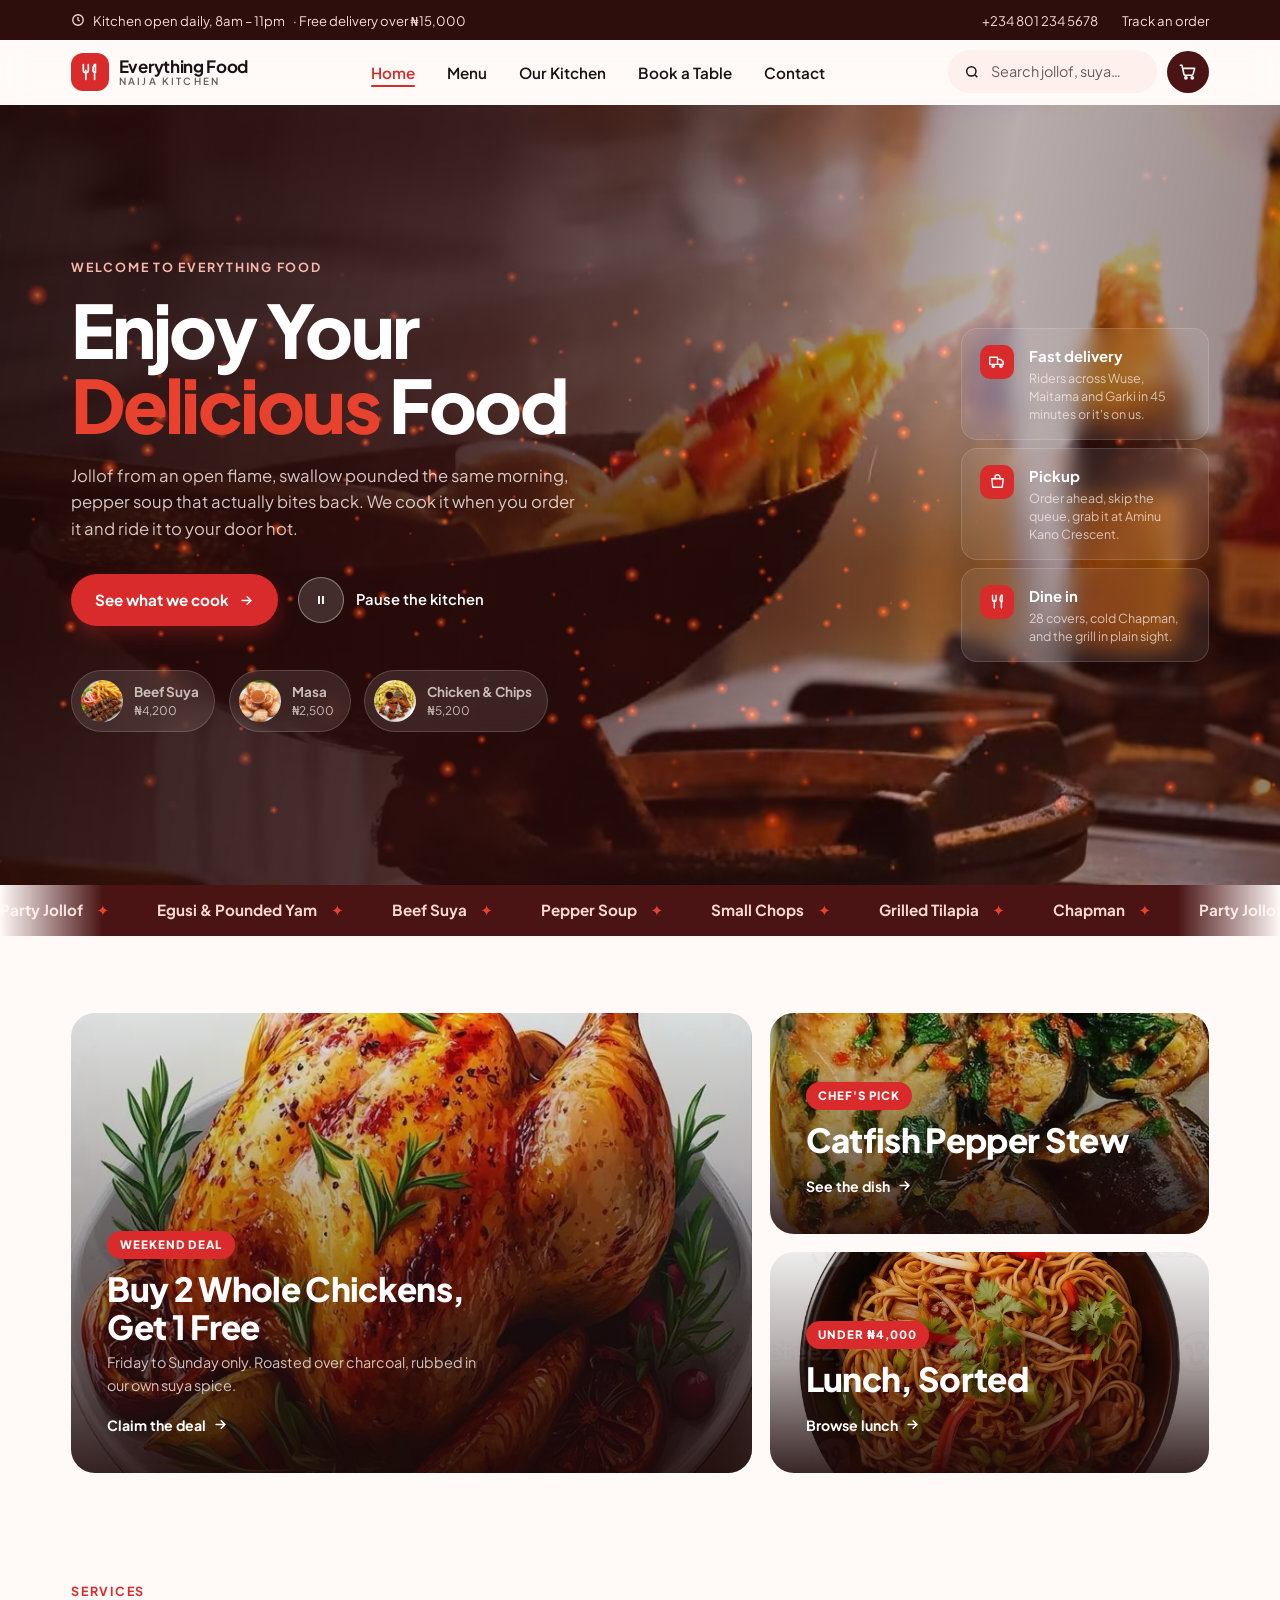
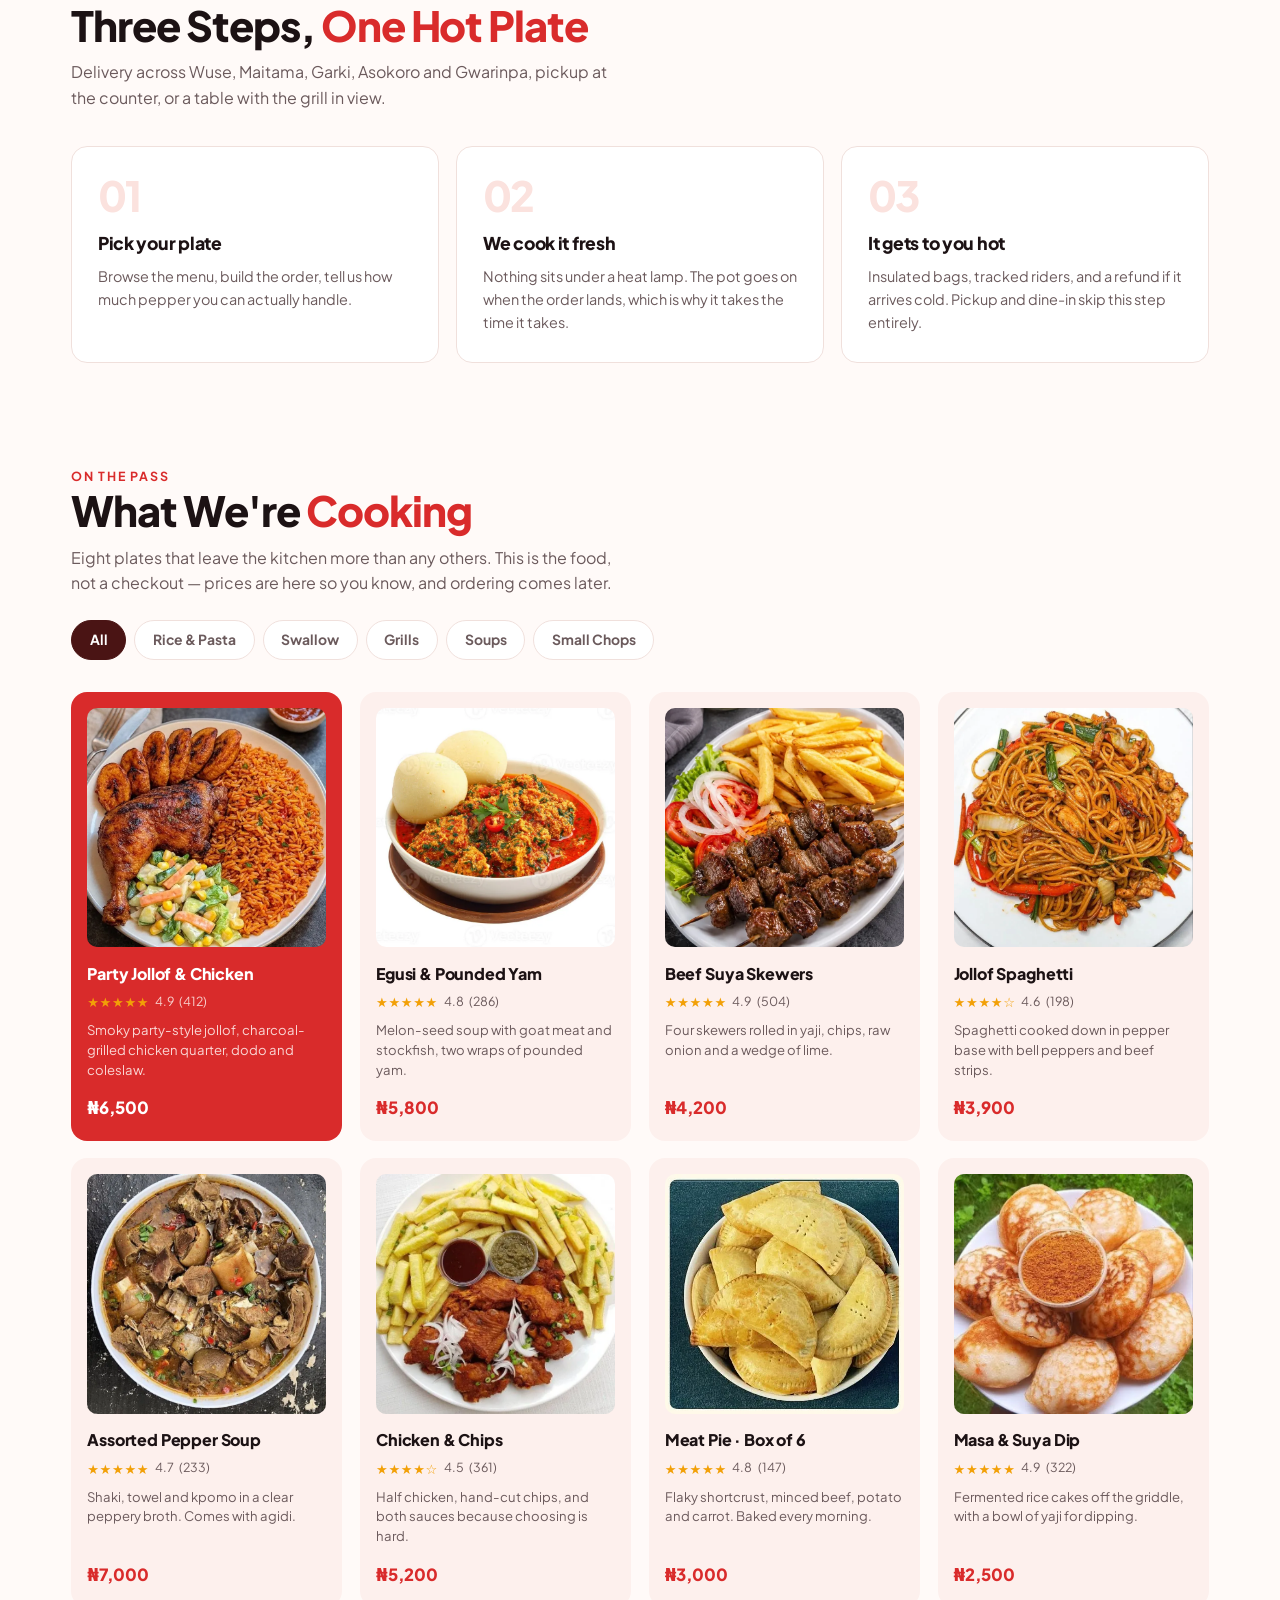
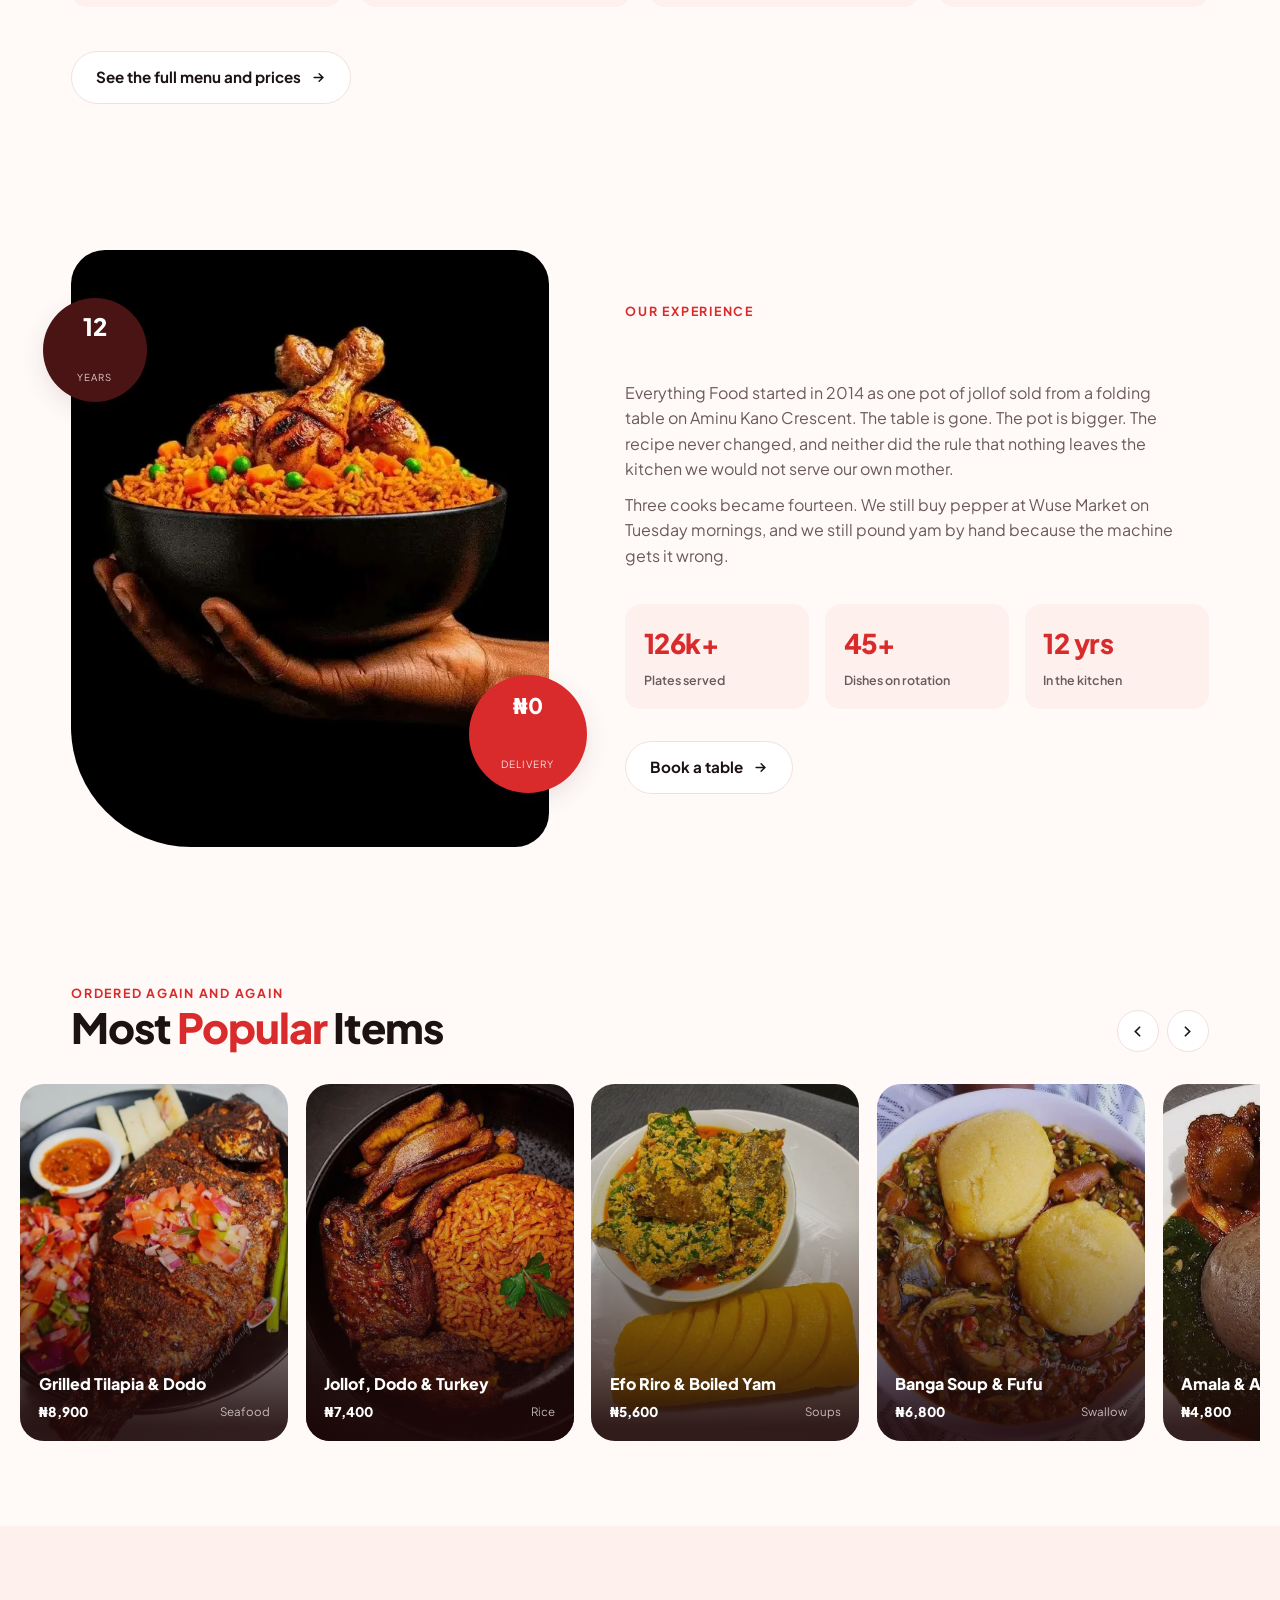
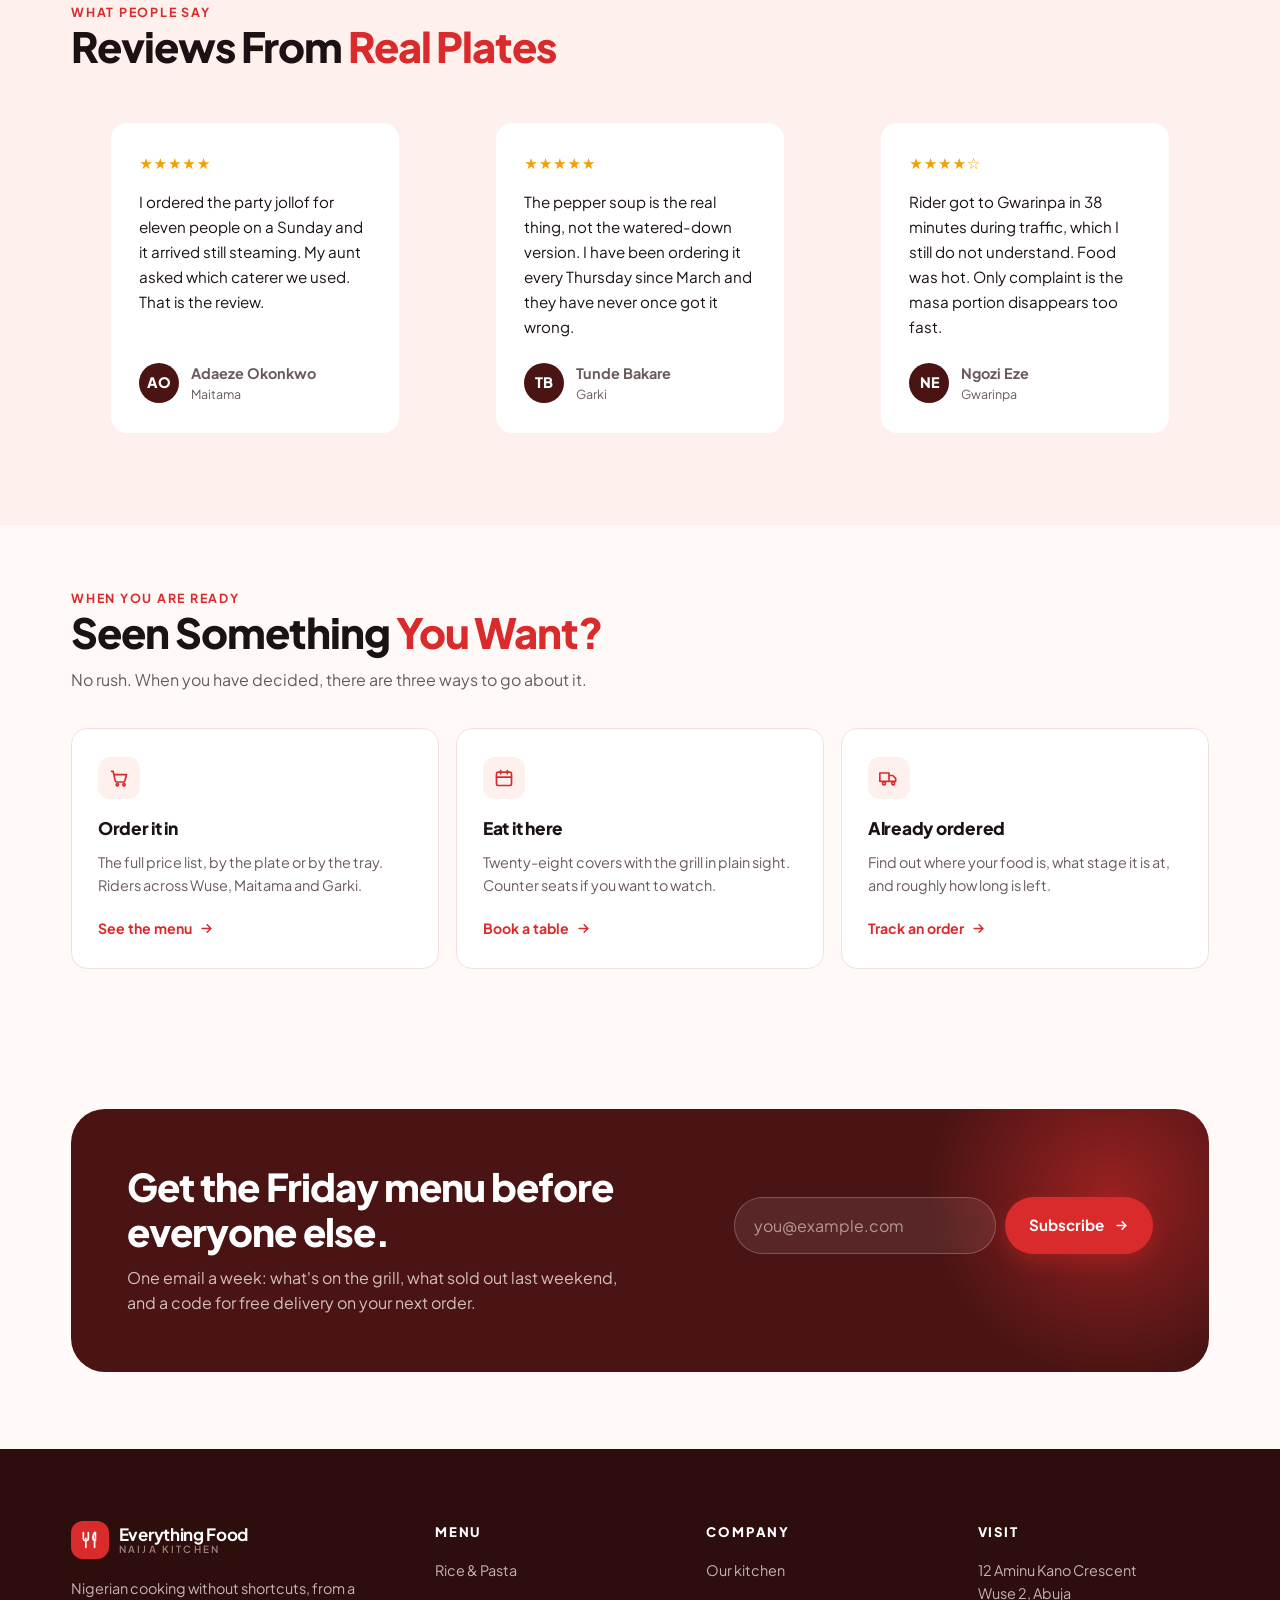
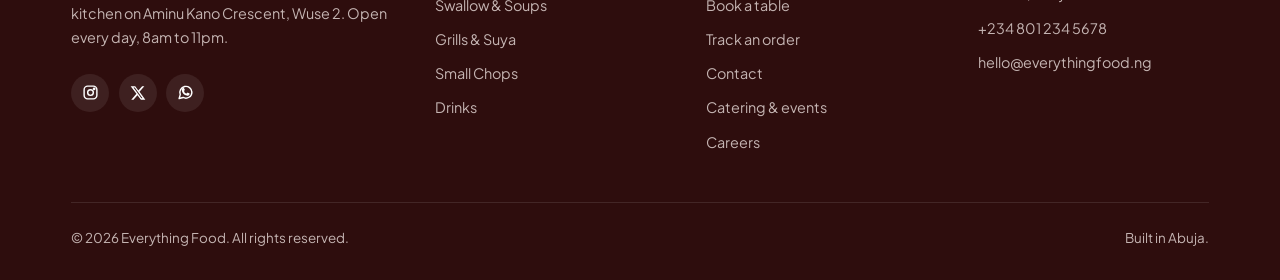
<file: index.html>
<!DOCTYPE html>
<html lang="en" class="no-js">
<head>
<meta charset="utf-8">
<meta name="viewport" content="width=device-width, initial-scale=1">
<title>Everything Food — Nigerian Kitchen, Delivered Hot</title>
<meta name="description" content="Everything Food cooks jollof, swallow, pepper soup, suya and small chops to order, then gets them to your door across Abuja in under 45 minutes.">
<meta name="theme-color" content="#2E0D0D">
<link rel="icon" href="/favicon.svg" type="image/svg+xml">
<link rel="canonical" href="https://everything-food-eta.vercel.app/">

<meta property="og:type" content="website">
<meta property="og:title" content="Everything Food — Nigerian Kitchen, Delivered Hot">
<meta property="og:description" content="Jollof, swallow, pepper soup, suya and small chops. Cooked to order, at your door in under 45 minutes.">
<meta property="og:image" content="/assets/img/jollof-grilled-chicken.webp">
<meta name="twitter:card" content="summary_large_image">

<link rel="preload" as="font" type="font/woff2" href="/assets/font/plus-jakarta-sans.woff2" crossorigin>
<link rel="preload" as="image" href="/assets/video/kitchen-poster.webp" fetchpriority="high">
<link rel="stylesheet" href="/assets/css/style.css?v=7">
<script>document.documentElement.classList.remove('no-js');</script>

<script type="application/ld+json">
{
  "@context": "https://schema.org",
  "@type": "Restaurant",
  "name": "Everything Food",
  "servesCuisine": "Nigerian",
  "priceRange": "₦₦",
  "telephone": "+234 801 234 5678",
  "address": { "@type": "PostalAddress", "streetAddress": "12 Aminu Kano Crescent", "addressLocality": "Wuse 2, Abuja", "addressCountry": "NG" },
  "openingHours": "Mo-Su 08:00-23:00"
}
</script>
</head>
<body>
<a class="skip-link" href="#main">Skip to content</a>
<div class="progress" id="progress" aria-hidden="true"></div>

<!-- ============================ Top strip ============================ -->
<div class="topbar">
  <div class="shell topbar__inner">
    <p class="topbar__note">
      <svg width="14" height="14" viewBox="0 0 24 24" fill="none" stroke="currentColor" stroke-width="2.2" aria-hidden="true"><circle cx="12" cy="12" r="9"/><path d="M12 7v5l3 2"/></svg>
      Kitchen open daily, 8am – 11pm<span class="topbar__extra"> · Free delivery over ₦15,000</span>
    </p>
    <ul class="topbar__links">
      <li><a href="tel:+2348012345678">+234 801 234 5678</a></li>
      <li><a href="/track">Track an order</a></li>
    </ul>
  </div>
</div>

<!-- ============================ Header ============================ -->
<header class="site-header" id="header">
  <div class="shell site-header__inner">
    <a class="brand" href="#top" aria-label="Everything Food, home">
      <span class="brand__mark" aria-hidden="true">
        <svg width="20" height="20" viewBox="0 0 24 24" fill="none" stroke="currentColor" stroke-width="2" stroke-linecap="round"><path d="M4 3v7a3 3 0 0 0 6 0V3M7 10v11"/><path d="M17.5 3C16 5 15.5 7 15.5 9.5c0 1.4.9 2.5 2 2.5h1V3z"/><path d="M17.5 12v9"/></svg>
      </span>
      <span class="brand__text">
        <b>Everything Food</b>
        <span>Naija Kitchen</span>
      </span>
    </a>

    <nav class="nav" aria-label="Primary">
      <ul class="nav__list">
        <li><a class="nav__link" href="#top" data-nav aria-current="true">Home</a></li>
        <li><a class="nav__link" href="/menu" data-nav>Menu</a></li>
        <li><a class="nav__link" href="/about" data-nav>Our Kitchen</a></li>
        <li><a class="nav__link" href="/book" data-nav>Book a Table</a></li>
        <li><a class="nav__link" href="/contact" data-nav>Contact</a></li>
      </ul>
    </nav>

    <div class="header__tools">
      <div class="search">
        <svg width="16" height="16" viewBox="0 0 24 24" fill="none" stroke="currentColor" stroke-width="2.2" aria-hidden="true"><circle cx="11" cy="11" r="7"/><path d="m20 20-3.5-3.5"/></svg>
        <label class="sr-only" for="q">Search the menu</label>
        <input id="q" type="search" placeholder="Search jollof, suya…" autocomplete="off">
      </div>

      <button class="icon-btn" id="cart" type="button" aria-label="Cart, 0 items">
        <svg width="19" height="19" viewBox="0 0 24 24" fill="none" stroke="currentColor" stroke-width="2" stroke-linecap="round" stroke-linejoin="round" aria-hidden="true"><path d="M3 4h2l2.4 11.2a2 2 0 0 0 2 1.6h7.7a2 2 0 0 0 2-1.5L21 8H6"/><circle cx="10" cy="20" r="1.4"/><circle cx="18" cy="20" r="1.4"/></svg>
        <span class="cart-count" id="cart-count" aria-hidden="true">0</span>
      </button>

      <button class="burger" id="burger" type="button" aria-label="Menu" aria-expanded="false" aria-controls="drawer"><span></span></button>
    </div>
  </div>
</header>

<div class="drawer-scrim" id="scrim" hidden></div>
<aside class="drawer" id="drawer" aria-label="Mobile navigation" aria-hidden="true">
  <a class="brand" href="#top">
    <span class="brand__mark" aria-hidden="true">
      <svg width="20" height="20" viewBox="0 0 24 24" fill="none" stroke="currentColor" stroke-width="2" stroke-linecap="round"><path d="M4 3v7a3 3 0 0 0 6 0V3M7 10v11"/><path d="M17.5 3C16 5 15.5 7 15.5 9.5c0 1.4.9 2.5 2 2.5h1V3z"/><path d="M17.5 12v9"/></svg>
    </span>
    <span class="brand__text"><b>Everything Food</b><span>Naija Kitchen</span></span>
  </a>
  <nav class="drawer__list" aria-label="Mobile">
    <a href="#top">Home</a>
    <a href="/menu">Menu</a>
    <a href="/about">Our Kitchen</a>
    <a href="/book">Book a Table</a>
    <a href="/track">Track an Order</a>
    <a href="/contact">Contact</a>
  </nav>
  <a class="btn btn--primary" href="/menu" style="margin-top:1.75rem">
    See the menu
    <svg class="arrow" width="15" height="15" viewBox="0 0 24 24" fill="none" stroke="currentColor" stroke-width="2.4" stroke-linecap="round" aria-hidden="true"><path d="M5 12h13M13 6l6 6-6 6"/></svg>
  </a>
</aside>

<main id="main">
<!-- ============================ Hero ============================ -->
<section class="hero" id="top">
  <div class="hero__media" aria-hidden="true">
    <img id="hero-poster" src="/assets/video/kitchen-poster.webp" alt="" width="1280" height="720" fetchpriority="high">
    <video id="hero-video" poster="/assets/video/kitchen-poster.webp" muted loop playsinline preload="none"></video>
  </div>
  <div class="hero__scrim" aria-hidden="true"></div>
  <canvas class="embers embers--hero" id="embers" aria-hidden="true" style="position:absolute;inset:0"></canvas>

  <div class="shell hero__inner">
    <div class="hero__copy">
      <p class="eyebrow reveal">Welcome to Everything Food</p>
      <h1 class="hero__title reveal" style="--reveal-delay:60ms">Enjoy Your <em>Delicious</em> Food</h1>
      <p class="hero__text reveal" style="--reveal-delay:120ms">
        Jollof from an open flame, swallow pounded the same morning, pepper soup that actually
        bites back. We cook it when you order it and ride it to your door hot.
      </p>

      <div class="hero__actions reveal" style="--reveal-delay:180ms">
        <a class="btn btn--primary" href="#bestsellers">
          See what we cook
          <svg class="arrow" width="15" height="15" viewBox="0 0 24 24" fill="none" stroke="currentColor" stroke-width="2.4" stroke-linecap="round" aria-hidden="true"><path d="M5 12h13M13 6l6 6-6 6"/></svg>
        </a>
        <button class="play" id="play-toggle" type="button" aria-pressed="false">
          <span class="play__disc" aria-hidden="true">
            <svg class="play__icon" width="14" height="14" viewBox="0 0 24 24" fill="currentColor"><path d="M8 5.5v13l11-6.5z"/></svg>
          </span>
          <span id="play-label">Watch the kitchen</span>
        </button>
      </div>

      <ul class="hero__chips reveal" style="--reveal-delay:240ms">
        <li class="chip">
          <img src="/assets/img/suya-skewers-sm.webp" alt="" width="42" height="42" loading="lazy" decoding="async">
          <span><b>Beef Suya</b><span>₦4,200</span></span>
        </li>
        <li class="chip">
          <img src="/assets/img/masa-sm.webp" alt="" width="42" height="42" loading="lazy" decoding="async">
          <span><b>Masa</b><span>₦2,500</span></span>
        </li>
        <li class="chip">
          <img src="/assets/img/chicken-and-chips-sm.webp" alt="" width="42" height="42" loading="lazy" decoding="async">
          <span><b>Chicken &amp; Chips</b><span>₦5,200</span></span>
        </li>
      </ul>
    </div>

    <ul class="services">
      <li class="service reveal" style="--reveal-delay:120ms">
        <span class="service__icon" aria-hidden="true"><svg width="17" height="17" viewBox="0 0 24 24" fill="none" stroke="#fff" stroke-width="2" stroke-linecap="round" stroke-linejoin="round"><path d="M1 6h11v10H1zM12 9h4.5l3.5 3.5V16h-8z"/><circle cx="6" cy="18.5" r="1.7"/><circle cx="17" cy="18.5" r="1.7"/></svg></span>
        <span><b>Fast delivery</b><p>Riders across Wuse, Maitama and Garki in 45 minutes or it's on us.</p></span>
      </li>
      <li class="service reveal" style="--reveal-delay:180ms">
        <span class="service__icon" aria-hidden="true"><svg width="17" height="17" viewBox="0 0 24 24" fill="none" stroke="#fff" stroke-width="2" stroke-linecap="round" stroke-linejoin="round"><path d="M4 8h16l-1.3 12H5.3z"/><path d="M8.5 8V6a3.5 3.5 0 0 1 7 0v2"/></svg></span>
        <span><b>Pickup</b><p>Order ahead, skip the queue, grab it at Aminu Kano Crescent.</p></span>
      </li>
      <li class="service reveal" style="--reveal-delay:240ms">
        <span class="service__icon" aria-hidden="true"><svg width="17" height="17" viewBox="0 0 24 24" fill="none" stroke="#fff" stroke-width="2" stroke-linecap="round"><path d="M5 3v7a2.5 2.5 0 0 0 5 0V3M7.5 10v11"/><path d="M17.5 3c-1.4 2-2 4-2 6.5 0 1.4.9 2.5 2 2.5h1V3z"/><path d="M17.5 12v9"/></svg></span>
        <span><b>Dine in</b><p>28 covers, cold Chapman, and the grill in plain sight.</p></span>
      </li>
    </ul>
  </div>
</section>

<!-- ============================ Ticker ============================ -->
<div class="ticker" aria-hidden="true">
  <div class="ticker__track">
    <div class="ticker__group">
      <span>Party Jollof</span><span>Egusi &amp; Pounded Yam</span><span>Beef Suya</span><span>Pepper Soup</span><span>Small Chops</span><span>Grilled Tilapia</span><span>Chapman</span>
    </div>
    <div class="ticker__group">
      <span>Party Jollof</span><span>Egusi &amp; Pounded Yam</span><span>Beef Suya</span><span>Pepper Soup</span><span>Small Chops</span><span>Grilled Tilapia</span><span>Chapman</span>
    </div>
  </div>
</div>

<!-- ============================ Promo tiles ============================ -->
<section class="promo">
  <div class="shell promo__grid">
    <article class="tile tile--tall reveal">
      <img src="/assets/img/roast-chicken.webp" alt="Whole roast chicken resting on a platter with herbs and citrus" width="800" height="992" loading="lazy" decoding="async">
      <div class="tile__body">
        <span class="tile__tag">Weekend deal</span>
        <h3>Buy 2 Whole Chickens,<br>Get 1 Free</h3>
        <p>Friday to Sunday only. Roasted over charcoal, rubbed in our own suya spice.</p>
        <a class="tile__link" href="/menu#protein">Claim the deal <svg class="arrow" width="15" height="15" viewBox="0 0 24 24" fill="none" stroke="currentColor" stroke-width="2.4" stroke-linecap="round" aria-hidden="true"><path d="M5 12h13M13 6l6 6-6 6"/></svg></a>
      </div>
    </article>

    <div class="promo__col">
      <article class="tile reveal" style="--reveal-delay:80ms">
        <img src="/assets/img/catfish-stew.webp" alt="Catfish simmered in a red pepper stew with garden egg and greens" width="800" height="780" loading="lazy" decoding="async">
        <div class="tile__body">
          <span class="tile__tag">Chef's pick</span>
          <h3>Catfish Pepper Stew</h3>
          <a class="tile__link" href="#popular">See the dish <svg class="arrow" width="15" height="15" viewBox="0 0 24 24" fill="none" stroke="currentColor" stroke-width="2.4" stroke-linecap="round" aria-hidden="true"><path d="M5 12h13M13 6l6 6-6 6"/></svg></a>
        </div>
      </article>

      <article class="tile reveal" style="--reveal-delay:160ms">
        <img src="/assets/img/stir-fry-noodles.webp" alt="Stir-fried noodles tossed with peppers and spring onion" width="800" height="800" loading="lazy" decoding="async">
        <div class="tile__body">
          <span class="tile__tag">Under ₦4,000</span>
          <h3>Lunch, Sorted</h3>
          <a class="tile__link" href="/menu#pasta">Browse lunch <svg class="arrow" width="15" height="15" viewBox="0 0 24 24" fill="none" stroke="currentColor" stroke-width="2.4" stroke-linecap="round" aria-hidden="true"><path d="M5 12h13M13 6l6 6-6 6"/></svg></a>
        </div>
      </article>
    </div>
  </div>
</section>

<!-- ============================ How it works ============================ -->
<section class="how" id="services">
  <div class="shell">
    <div class="section-head reveal">
      <div>
        <p class="eyebrow">Services</p>
        <h2 class="section-title">Three Steps, <em>One Hot Plate</em></h2>
        <p class="section-sub">Delivery across Wuse, Maitama, Garki, Asokoro and Gwarinpa, pickup at the counter, or a table with the grill in view.</p>
      </div>
    </div>

    <ol class="steps">
      <li class="step reveal">
        <span class="step__num" aria-hidden="true">01</span>
        <h3>Pick your plate</h3>
        <p>Browse the menu, build the order, tell us how much pepper you can actually handle.</p>
      </li>
      <li class="step reveal" style="--reveal-delay:80ms">
        <span class="step__num" aria-hidden="true">02</span>
        <h3>We cook it fresh</h3>
        <p>Nothing sits under a heat lamp. The pot goes on when the order lands, which is why it takes the time it takes.</p>
      </li>
      <li class="step reveal" style="--reveal-delay:160ms">
        <span class="step__num" aria-hidden="true">03</span>
        <h3>It gets to you hot</h3>
        <p>Insulated bags, tracked riders, and a refund if it arrives cold. Pickup and dine-in skip this step entirely.</p>
      </li>
    </ol>
  </div>
</section>

<!-- ============================ Menu grid ============================ -->
<section class="menu" id="bestsellers">
  <div class="shell">
    <div class="section-head reveal">
      <div>
        <p class="eyebrow">On the pass</p>
        <h2 class="section-title">What We're <em>Cooking</em></h2>
        <p class="section-sub">Eight plates that leave the kitchen more than any others. This is the food, not a checkout — prices are here so you know, and ordering comes later.</p>
      </div>
      <div class="filters" role="group" aria-label="Filter the menu by category">
        <button class="filter" type="button" data-filter="all" aria-pressed="true">All</button>
        <button class="filter" type="button" data-filter="rice" aria-pressed="false">Rice &amp; Pasta</button>
        <button class="filter" type="button" data-filter="swallow" aria-pressed="false">Swallow</button>
        <button class="filter" type="button" data-filter="grills" aria-pressed="false">Grills</button>
        <button class="filter" type="button" data-filter="soups" aria-pressed="false">Soups</button>
        <button class="filter" type="button" data-filter="chops" aria-pressed="false">Small Chops</button>
      </div>
    </div>

    <div class="grid" id="product-grid">

      <article class="card card--featured reveal" data-cat="rice" data-name="Party Jollof &amp; Grilled Chicken">
        <div class="card__media">
          <img src="/assets/img/jollof-grilled-chicken.webp" alt="Party jollof rice with grilled chicken, fried plantain and a side salad" width="800" height="800" loading="lazy" decoding="async">
        </div>
        <h3 class="card__title">Party Jollof &amp; Chicken</h3>
        <p class="card__rating"><span class="stars" aria-hidden="true">★★★★★</span> 4.9 <span>(412)</span></p>
        <p class="card__desc">Smoky party-style jollof, charcoal-grilled chicken quarter, dodo and coleslaw.</p>
        <div class="card__foot">
          <span class="card__price">₦6,500</span>
        </div>
      </article>

      <article class="card reveal" style="--reveal-delay:60ms" data-cat="swallow" data-name="Egusi Soup &amp; Pounded Yam">
        <div class="card__media">
          <img src="/assets/img/egusi-soup-fufu.webp" alt="Egusi soup in a clay bowl beside two moulds of pounded yam" width="800" height="800" loading="lazy" decoding="async">
        </div>
        <h3 class="card__title">Egusi &amp; Pounded Yam</h3>
        <p class="card__rating"><span class="stars" aria-hidden="true">★★★★★</span> 4.8 <span>(286)</span></p>
        <p class="card__desc">Melon-seed soup with goat meat and stockfish, two wraps of pounded yam.</p>
        <div class="card__foot">
          <span class="card__price">₦5,800</span>
        </div>
      </article>

      <article class="card reveal" style="--reveal-delay:120ms" data-cat="grills" data-name="Beef Suya Skewers">
        <div class="card__media">
          <img src="/assets/img/suya-skewers.webp" alt="Beef suya skewers plated with chips, onion and fresh salad" width="800" height="985" loading="lazy" decoding="async">
        </div>
        <h3 class="card__title">Beef Suya Skewers</h3>
        <p class="card__rating"><span class="stars" aria-hidden="true">★★★★★</span> 4.9 <span>(504)</span></p>
        <p class="card__desc">Four skewers rolled in yaji, chips, raw onion and a wedge of lime.</p>
        <div class="card__foot">
          <span class="card__price">₦4,200</span>
        </div>
      </article>

      <article class="card reveal" style="--reveal-delay:180ms" data-cat="rice" data-name="Jollof Spaghetti">
        <div class="card__media">
          <img src="/assets/img/jollof-spaghetti.webp" alt="Jollof spaghetti tossed with peppers and spring onion" width="800" height="993" loading="lazy" decoding="async">
        </div>
        <h3 class="card__title">Jollof Spaghetti</h3>
        <p class="card__rating"><span class="stars" aria-hidden="true">★★★★☆</span> 4.6 <span>(198)</span></p>
        <p class="card__desc">Spaghetti cooked down in pepper base with bell peppers and beef strips.</p>
        <div class="card__foot">
          <span class="card__price">₦3,900</span>
        </div>
      </article>

      <article class="card reveal" data-cat="soups" data-name="Assorted Pepper Soup">
        <div class="card__media">
          <img src="/assets/img/assorted-pepper-soup.webp" alt="Assorted meat pepper soup in a wide white bowl" width="800" height="800" loading="lazy" decoding="async">
        </div>
        <h3 class="card__title">Assorted Pepper Soup</h3>
        <p class="card__rating"><span class="stars" aria-hidden="true">★★★★★</span> 4.7 <span>(233)</span></p>
        <p class="card__desc">Shaki, towel and kpomo in a clear peppery broth. Comes with agidi.</p>
        <div class="card__foot">
          <span class="card__price">₦7,000</span>
        </div>
      </article>

      <article class="card reveal" style="--reveal-delay:60ms" data-cat="grills" data-name="Chicken &amp; Chips">
        <div class="card__media">
          <img src="/assets/img/chicken-and-chips.webp" alt="Fried chicken and chips with dipping sauces" width="800" height="782" loading="lazy" decoding="async">
        </div>
        <h3 class="card__title">Chicken &amp; Chips</h3>
        <p class="card__rating"><span class="stars" aria-hidden="true">★★★★☆</span> 4.5 <span>(361)</span></p>
        <p class="card__desc">Half chicken, hand-cut chips, and both sauces because choosing is hard.</p>
        <div class="card__foot">
          <span class="card__price">₦5,200</span>
        </div>
      </article>

      <article class="card reveal" style="--reveal-delay:120ms" data-cat="chops" data-name="Meat Pie, Box of 6">
        <div class="card__media">
          <img src="/assets/img/meat-pie.webp" alt="A bowl of golden Nigerian meat pies" width="473" height="471" loading="lazy" decoding="async">
        </div>
        <h3 class="card__title">Meat Pie · Box of 6</h3>
        <p class="card__rating"><span class="stars" aria-hidden="true">★★★★★</span> 4.8 <span>(147)</span></p>
        <p class="card__desc">Flaky shortcrust, minced beef, potato and carrot. Baked every morning.</p>
        <div class="card__foot">
          <span class="card__price">₦3,000</span>
        </div>
      </article>

      <article class="card reveal" style="--reveal-delay:180ms" data-cat="chops" data-name="Masa &amp; Suya Dip">
        <div class="card__media">
          <img src="/assets/img/masa.webp" alt="A platter of masa rice cakes arranged around a bowl of suya spice" width="800" height="803" loading="lazy" decoding="async">
        </div>
        <h3 class="card__title">Masa &amp; Suya Dip</h3>
        <p class="card__rating"><span class="stars" aria-hidden="true">★★★★★</span> 4.9 <span>(322)</span></p>
        <p class="card__desc">Fermented rice cakes off the griddle, with a bowl of yaji for dipping.</p>
        <div class="card__foot">
          <span class="card__price">₦2,500</span>
        </div>
      </article>

    </div>
    <p class="section-sub" id="filter-status" role="status" aria-live="polite" style="margin-top:1.25rem"></p>

    <a class="btn btn--outline reveal" href="/menu" style="margin-top:1.5rem">
      See the full menu and prices
      <svg class="arrow" width="15" height="15" viewBox="0 0 24 24" fill="none" stroke="currentColor" stroke-width="2.4" stroke-linecap="round" aria-hidden="true"><path d="M5 12h13M13 6l6 6-6 6"/></svg>
    </a>
  </div>
</section>

<!-- ============================ Story ============================ -->
<section class="story">
  <div class="shell story__grid">
    <div class="story__media reveal">
      <img src="/assets/img/jollof-bowl-hands.webp" alt="Two hands presenting a bowl of jollof rice topped with chicken" width="800" height="1000" loading="lazy" decoding="async">
      <span class="badge badge--spin" aria-hidden="true"><b>12</b><span>Years</span></span>
      <span class="badge badge--float" aria-hidden="true"><b>₦0</b><span>Delivery</span></span>
    </div>

    <div>
      <p class="eyebrow reveal">Our experience</p>
      <h2 class="section-title reveal" style="--reveal-delay:60ms">Our <em>Stories</em> Have Adventures.</h2>
      <p class="section-sub reveal" style="--reveal-delay:120ms">
        Everything Food started in 2014 as one pot of jollof sold from a folding table on
        Aminu Kano Crescent. The table is gone. The pot is bigger. The recipe never changed, and
        neither did the rule that nothing leaves the kitchen we would not serve our own mother.
      </p>
      <p class="section-sub reveal" style="--reveal-delay:160ms">
        Three cooks became fourteen. We still buy pepper at Wuse Market on Tuesday mornings, and
        we still pound yam by hand because the machine gets it wrong.
      </p>

      <div class="stats">
        <div class="stat reveal" style="--reveal-delay:200ms"><b data-count="128" data-suffix="k+">0</b><span>Plates served</span></div>
        <div class="stat reveal" style="--reveal-delay:260ms"><b data-count="46" data-suffix="+">0</b><span>Dishes on rotation</span></div>
        <div class="stat reveal" style="--reveal-delay:320ms"><b data-count="12" data-suffix=" yrs">0</b><span>In the kitchen</span></div>
      </div>

      <a class="btn btn--outline reveal" href="/contact" style="--reveal-delay:360ms;margin-top:2rem">
        Book a table
        <svg class="arrow" width="15" height="15" viewBox="0 0 24 24" fill="none" stroke="currentColor" stroke-width="2.4" stroke-linecap="round" aria-hidden="true"><path d="M5 12h13M13 6l6 6-6 6"/></svg>
      </a>
    </div>
  </div>
</section>

<!-- ============================ Popular rail ============================ -->
<section class="popular" id="popular">
  <div class="shell">
    <div class="section-head reveal">
      <div>
        <p class="eyebrow">Ordered again and again</p>
        <h2 class="section-title">Most <em>Popular</em> Items</h2>
      </div>
      <div class="rail-nav">
        <button type="button" id="rail-prev" aria-label="Scroll popular items left" aria-controls="rail">
          <svg width="17" height="17" viewBox="0 0 24 24" fill="none" stroke="currentColor" stroke-width="2.4" stroke-linecap="round" aria-hidden="true"><path d="M15 6l-6 6 6 6"/></svg>
        </button>
        <button type="button" id="rail-next" aria-label="Scroll popular items right" aria-controls="rail">
          <svg width="17" height="17" viewBox="0 0 24 24" fill="none" stroke="currentColor" stroke-width="2.4" stroke-linecap="round" aria-hidden="true"><path d="M9 6l6 6-6 6"/></svg>
        </button>
      </div>
    </div>
  </div>

  <div class="shell rail-wrap">
    <ul class="rail" id="rail" tabindex="0" aria-label="Most popular items, scrollable">
      <li class="dish reveal"><img src="/assets/img/grilled-tilapia.webp" alt="Whole grilled tilapia with pepper sauce and fried plantain" width="800" height="1174" loading="lazy" decoding="async"><div class="dish__body"><b>Grilled Tilapia &amp; Dodo</b><div class="dish__meta"><span class="dish__price">₦8,900</span><span class="dish__cat">Seafood</span></div></div></li>
      <li class="dish reveal" style="--reveal-delay:60ms"><img src="/assets/img/jollof-plantain-turkey.webp" alt="Jollof rice with fried plantain and turkey" width="800" height="782" loading="lazy" decoding="async"><div class="dish__body"><b>Jollof, Dodo &amp; Turkey</b><div class="dish__meta"><span class="dish__price">₦7,400</span><span class="dish__cat">Rice</span></div></div></li>
      <li class="dish reveal" style="--reveal-delay:120ms"><img src="/assets/img/efo-riro-yam.webp" alt="Efo riro vegetable soup served with sliced boiled yam" width="800" height="1064" loading="lazy" decoding="async"><div class="dish__body"><b>Efo Riro &amp; Boiled Yam</b><div class="dish__meta"><span class="dish__price">₦5,600</span><span class="dish__cat">Soups</span></div></div></li>
      <li class="dish reveal" style="--reveal-delay:180ms"><img src="/assets/img/banga-soup-fufu.webp" alt="Banga soup with fish served alongside two wraps of fufu" width="800" height="800" loading="lazy" decoding="async"><div class="dish__body"><b>Banga Soup &amp; Fufu</b><div class="dish__meta"><span class="dish__price">₦6,800</span><span class="dish__cat">Swallow</span></div></div></li>
      <li class="dish reveal"><img src="/assets/img/amala-ewedu.webp" alt="Amala with ewedu, gbegiri and stewed chicken" width="800" height="800" loading="lazy" decoding="async"><div class="dish__body"><b>Amala &amp; Abula</b><div class="dish__meta"><span class="dish__price">₦4,800</span><span class="dish__cat">Swallow</span></div></div></li>
      <li class="dish reveal"><img src="/assets/img/rice-beans-plantain.webp" alt="Rice and beans with plantain and stewed chicken on a sizzling platter" width="800" height="982" loading="lazy" decoding="async"><div class="dish__body"><b>Rice, Beans &amp; Dodo</b><div class="dish__meta"><span class="dish__price">₦4,500</span><span class="dish__cat">Combo</span></div></div></li>
      <li class="dish reveal"><img src="/assets/img/asaro-yam-porridge.webp" alt="Asaro yam porridge topped with peppered sauce" width="800" height="927" loading="lazy" decoding="async"><div class="dish__body"><b>Asaro (Yam Porridge)</b><div class="dish__meta"><span class="dish__price">₦3,800</span><span class="dish__cat">Native</span></div></div></li>
      <li class="dish reveal"><img src="/assets/img/goat-meat-stew.webp" alt="Goat meat stewed with garden egg and greens" width="800" height="909" loading="lazy" decoding="async"><div class="dish__body"><b>Goat Meat Stew</b><div class="dish__meta"><span class="dish__price">₦7,600</span><span class="dish__cat">Native</span></div></div></li>
      <li class="dish reveal"><img src="/assets/img/afang-pounded-yam.webp" alt="Afang soup with a mould of pounded yam" width="800" height="992" loading="lazy" decoding="async"><div class="dish__body"><b>Afang &amp; Pounded Yam</b><div class="dish__meta"><span class="dish__price">₦6,200</span><span class="dish__cat">Swallow</span></div></div></li>
      <li class="dish reveal"><img src="/assets/img/yam-and-egg.webp" alt="Boiled yam served with egg sauce" width="800" height="800" loading="lazy" decoding="async"><div class="dish__body"><b>Yam &amp; Egg Sauce</b><div class="dish__meta"><span class="dish__price">₦3,400</span><span class="dish__cat">Breakfast</span></div></div></li>
      <li class="dish reveal"><img src="/assets/img/chapman-drinks.webp" alt="Cups of chilled Chapman with fruit" width="450" height="800" loading="lazy" decoding="async"><div class="dish__body"><b>Chapman &amp; Zobo</b><div class="dish__meta"><span class="dish__price">₦1,500</span><span class="dish__cat">Drinks</span></div></div></li>
    </ul>
  </div>
</section>

<!-- ============================ Testimonials ============================ -->
<section class="voices">
  <div class="shell">
    <div class="section-head reveal">
      <div>
        <p class="eyebrow">What people say</p>
        <h2 class="section-title">Reviews From <em>Real Plates</em></h2>
      </div>
    </div>

    <div class="voices__grid">
      <blockquote class="quote reveal">
        <span class="stars" aria-label="5 out of 5">★★★★★</span>
        <p>I ordered the party jollof for eleven people on a Sunday and it arrived still steaming. My aunt asked which caterer we used. That is the review.</p>
        <footer><span class="avatar" aria-hidden="true">AO</span><span><b>Adaeze Okonkwo</b><span>Maitama</span></span></footer>
      </blockquote>
      <blockquote class="quote reveal" style="--reveal-delay:80ms">
        <span class="stars" aria-label="5 out of 5">★★★★★</span>
        <p>The pepper soup is the real thing, not the watered-down version. I have been ordering it every Thursday since March and they have never once got it wrong.</p>
        <footer><span class="avatar" aria-hidden="true">TB</span><span><b>Tunde Bakare</b><span>Garki</span></span></footer>
      </blockquote>
      <blockquote class="quote reveal" style="--reveal-delay:160ms">
        <span class="stars" aria-label="4 out of 5">★★★★☆</span>
        <p>Rider got to Gwarinpa in 38 minutes during traffic, which I still do not understand. Food was hot. Only complaint is the masa portion disappears too fast.</p>
        <footer><span class="avatar" aria-hidden="true">NE</span><span><b>Ngozi Eze</b><span>Gwarinpa</span></span></footer>
      </blockquote>
    </div>
  </div>
</section>

<!-- ============================ Now you have seen it ============================ -->
<section class="next-step" id="order">
  <div class="shell">
    <div class="section-head reveal">
      <div>
        <p class="eyebrow">When you are ready</p>
        <h2 class="section-title">Seen Something <em>You Want?</em></h2>
        <p class="section-sub">No rush. When you have decided, there are three ways to go about it.</p>
      </div>
    </div>

    <div class="routes">
      <a class="route reveal" href="/menu">
        <span class="route__icon" aria-hidden="true"><svg width="20" height="20" viewBox="0 0 24 24" fill="none" stroke="currentColor" stroke-width="2" stroke-linecap="round" stroke-linejoin="round"><path d="M3 4h2l2.4 11.2a2 2 0 0 0 2 1.6h7.7a2 2 0 0 0 2-1.5L21 8H6"/><circle cx="10" cy="20" r="1.4"/><circle cx="18" cy="20" r="1.4"/></svg></span>
        <h3>Order it in</h3>
        <p>The full price list, by the plate or by the tray. Riders across Wuse, Maitama and Garki.</p>
        <span class="route__go">See the menu <svg class="arrow" width="15" height="15" viewBox="0 0 24 24" fill="none" stroke="currentColor" stroke-width="2.4" stroke-linecap="round" aria-hidden="true"><path d="M5 12h13M13 6l6 6-6 6"/></svg></span>
      </a>

      <a class="route reveal" style="--reveal-delay:80ms" href="/book">
        <span class="route__icon" aria-hidden="true"><svg width="20" height="20" viewBox="0 0 24 24" fill="none" stroke="currentColor" stroke-width="2" stroke-linecap="round" stroke-linejoin="round"><rect x="3" y="5" width="18" height="16" rx="2"/><path d="M8 3v4M16 3v4M3 11h18"/></svg></span>
        <h3>Eat it here</h3>
        <p>Twenty-eight covers with the grill in plain sight. Counter seats if you want to watch.</p>
        <span class="route__go">Book a table <svg class="arrow" width="15" height="15" viewBox="0 0 24 24" fill="none" stroke="currentColor" stroke-width="2.4" stroke-linecap="round" aria-hidden="true"><path d="M5 12h13M13 6l6 6-6 6"/></svg></span>
      </a>

      <a class="route reveal" style="--reveal-delay:160ms" href="/track">
        <span class="route__icon" aria-hidden="true"><svg width="20" height="20" viewBox="0 0 24 24" fill="none" stroke="currentColor" stroke-width="2" stroke-linecap="round" stroke-linejoin="round"><path d="M1 6h11v10H1zM12 9h4.5l3.5 3.5V16h-8z"/><circle cx="6" cy="18.5" r="1.7"/><circle cx="17" cy="18.5" r="1.7"/></svg></span>
        <h3>Already ordered</h3>
        <p>Find out where your food is, what stage it is at, and roughly how long is left.</p>
        <span class="route__go">Track an order <svg class="arrow" width="15" height="15" viewBox="0 0 24 24" fill="none" stroke="currentColor" stroke-width="2.4" stroke-linecap="round" aria-hidden="true"><path d="M5 12h13M13 6l6 6-6 6"/></svg></span>
      </a>
    </div>
  </div>
</section>

<!-- ============================ Signup ============================ -->
<section class="signup" id="newsletter">
  <div class="shell">
    <div class="signup__panel reveal">
      <div>
        <h2>Get the Friday menu before everyone else.</h2>
        <p>One email a week: what's on the grill, what sold out last weekend, and a code for free delivery on your next order.</p>
      </div>
      <div>
        <form id="signup-form" novalidate>
          <label class="sr-only" for="email">Email address</label>
          <input id="email" name="email" type="email" placeholder="you@example.com" autocomplete="email" required>
          <button class="btn btn--primary" type="submit">
            Subscribe
            <svg class="arrow" width="15" height="15" viewBox="0 0 24 24" fill="none" stroke="currentColor" stroke-width="2.4" stroke-linecap="round" aria-hidden="true"><path d="M5 12h13M13 6l6 6-6 6"/></svg>
          </button>
        </form>
        <p class="form-note" id="form-note" role="status" aria-live="polite"></p>
      </div>
    </div>
  </div>
</section>
</main>

<!-- ============================ Footer ============================ -->
<footer class="site-footer">
  <div class="shell">
    <div class="footer__grid">
      <div class="footer">
        <a class="brand" href="#top">
          <span class="brand__mark" aria-hidden="true">
            <svg width="20" height="20" viewBox="0 0 24 24" fill="none" stroke="currentColor" stroke-width="2" stroke-linecap="round"><path d="M4 3v7a3 3 0 0 0 6 0V3M7 10v11"/><path d="M17.5 3C16 5 15.5 7 15.5 9.5c0 1.4.9 2.5 2 2.5h1V3z"/><path d="M17.5 12v9"/></svg>
          </span>
          <span class="brand__text"><b>Everything Food</b><span>Naija Kitchen</span></span>
        </a>
        <p class="footer__about">Nigerian cooking without shortcuts, from a kitchen on Aminu Kano Crescent, Wuse 2. Open every day, 8am to 11pm.</p>
        <div class="socials">
          <a href="#" aria-label="Everything Food on Instagram"><svg width="17" height="17" viewBox="0 0 24 24" fill="none" stroke="currentColor" stroke-width="2" aria-hidden="true"><rect x="3" y="3" width="18" height="18" rx="5"/><circle cx="12" cy="12" r="4"/><circle cx="17.2" cy="6.8" r="1"/></svg></a>
          <a href="#" aria-label="Everything Food on X"><svg width="16" height="16" viewBox="0 0 24 24" fill="currentColor" aria-hidden="true"><path d="M18.2 2h3.3l-7.2 8.3L23 22h-6.6l-5.2-6.8L5.2 22H1.9l7.7-8.8L1 2h6.8l4.7 6.2zm-1.2 18h1.8L7.1 3.9H5.2z"/></svg></a>
          <a href="#" aria-label="Everything Food on WhatsApp"><svg width="17" height="17" viewBox="0 0 24 24" fill="none" stroke="currentColor" stroke-width="2" stroke-linecap="round" stroke-linejoin="round" aria-hidden="true"><path d="M21 11.5a8.4 8.4 0 0 1-12.3 7.5L3 20.5l1.6-5.5A8.5 8.5 0 1 1 21 11.5z"/><path d="M8.6 9.2c.3 2.6 2.8 5 5.4 5.4l1-1.4 1.8.9c-.3 1.2-1.6 1.6-2.8 1.3-3-.7-5.5-3.2-6.2-6.2-.3-1.2.1-2.5 1.3-2.8l.9 1.8z"/></svg></a>
        </div>
      </div>

      <div class="footer">
        <h4>Menu</h4>
        <nav class="footer__links" aria-label="Menu categories">
          <a href="/menu#rice">Rice &amp; Pasta</a>
          <a href="/menu#soups">Swallow &amp; Soups</a>
          <a href="/menu#protein">Grills &amp; Suya</a>
          <a href="/menu#pastries">Small Chops</a>
          <a href="/menu#drinks">Drinks</a>
        </nav>
      </div>

      <div class="footer">
        <h4>Company</h4>
        <nav class="footer__links" aria-label="Company">
          <a href="/about">Our kitchen</a>
          <a href="/book">Book a table</a>
          <a href="/track">Track an order</a>
          <a href="/contact">Contact</a>
          <a href="/contact#catering">Catering &amp; events</a>
          <a href="/about#careers">Careers</a>
        </nav>
      </div>

      <div class="footer">
        <h4>Visit</h4>
        <div class="footer__links">
          <span>12 Aminu Kano Crescent<br>Wuse 2, Abuja</span>
          <a href="tel:+2348012345678">+234 801 234 5678</a>
          <a href="mailto:hello@everythingfood.ng">hello@everythingfood.ng</a>
        </div>
      </div>
    </div>

    <div class="footer__base">
      <span>© <span id="year">2026</span> Everything Food. All rights reserved.</span>
      <span>Built in Abuja.</span>
    </div>
  </div>
</footer>

<div class="toast" id="toast" role="status" aria-live="polite"><span class="dot" aria-hidden="true"></span><span id="toast-text"></span></div>

<button class="to-top" id="to-top" type="button" aria-label="Back to top">
  <svg width="17" height="17" viewBox="0 0 24 24" fill="none" stroke="currentColor" stroke-width="2.4" stroke-linecap="round" aria-hidden="true"><path d="M12 19V6M6 12l6-6 6 6"/></svg>
</button>

<script src="/assets/js/main.js?v=7" defer></script>
</body>
</html>
</file>
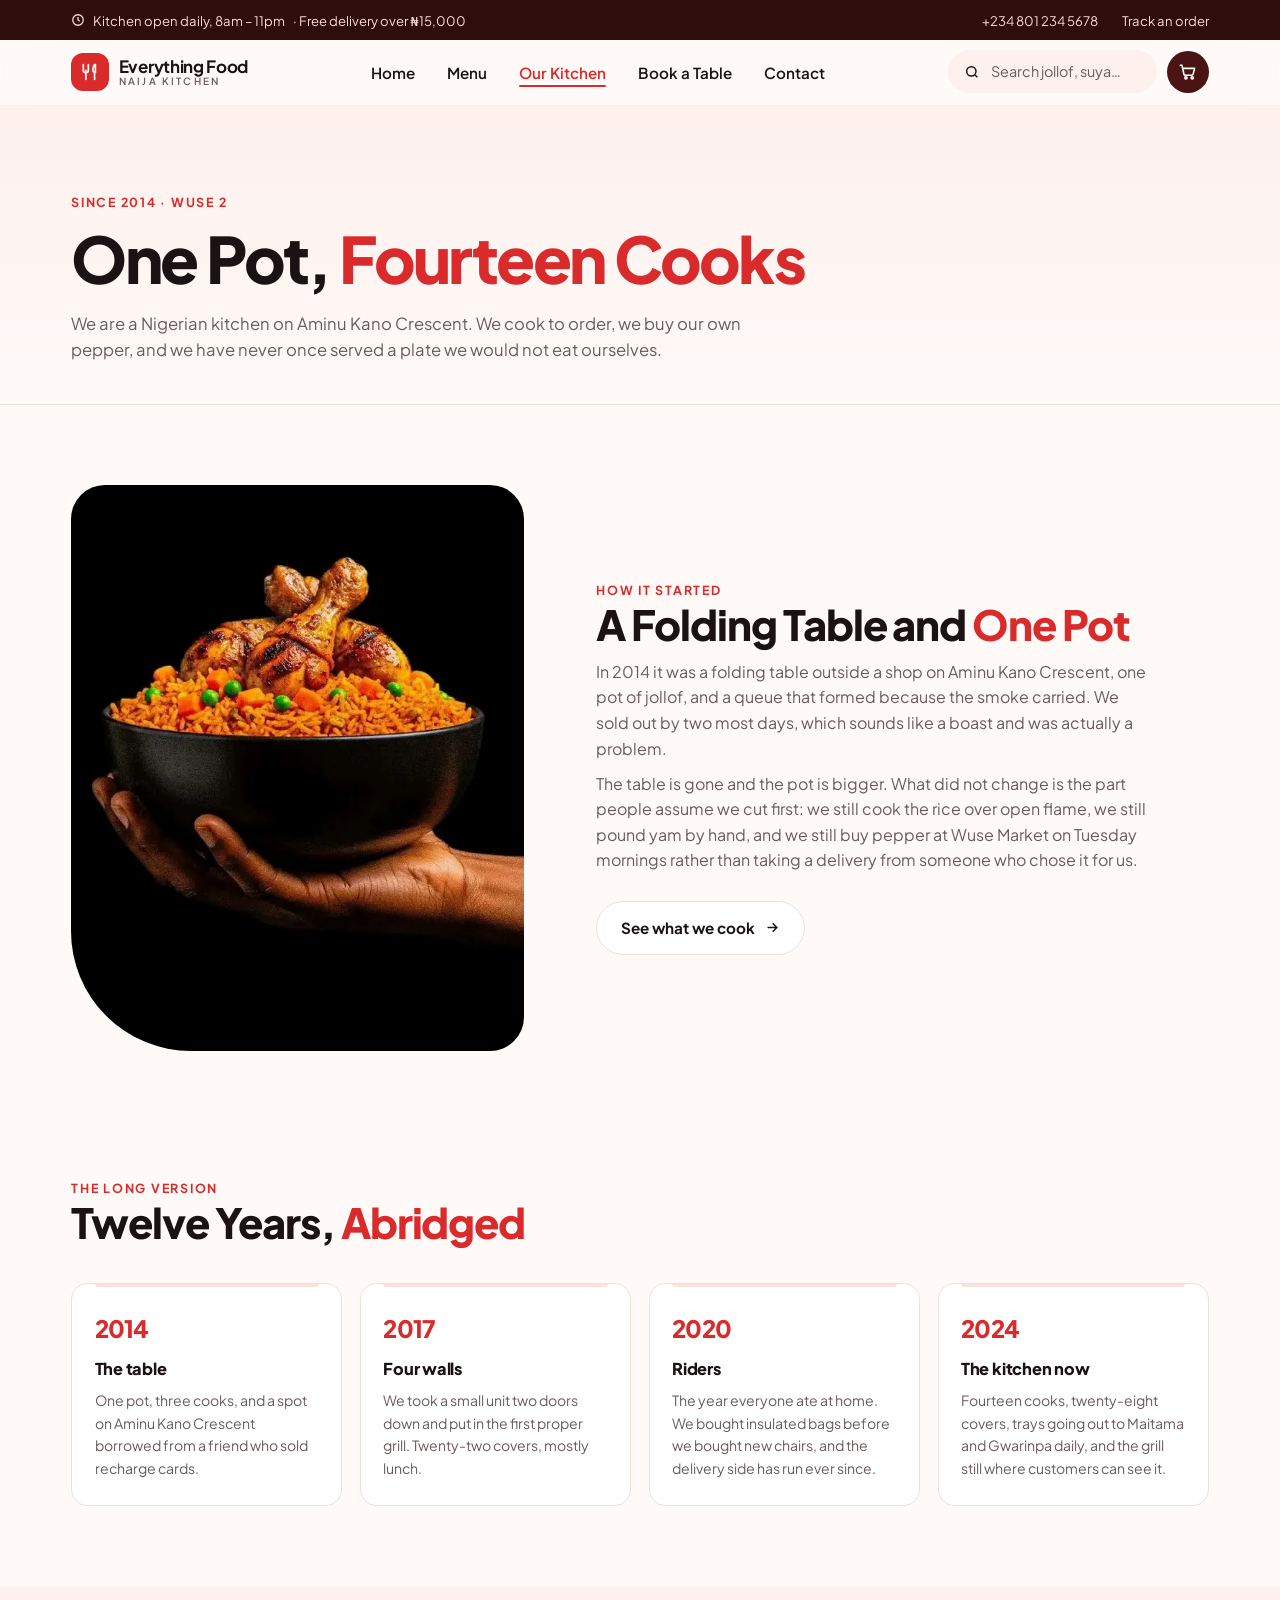
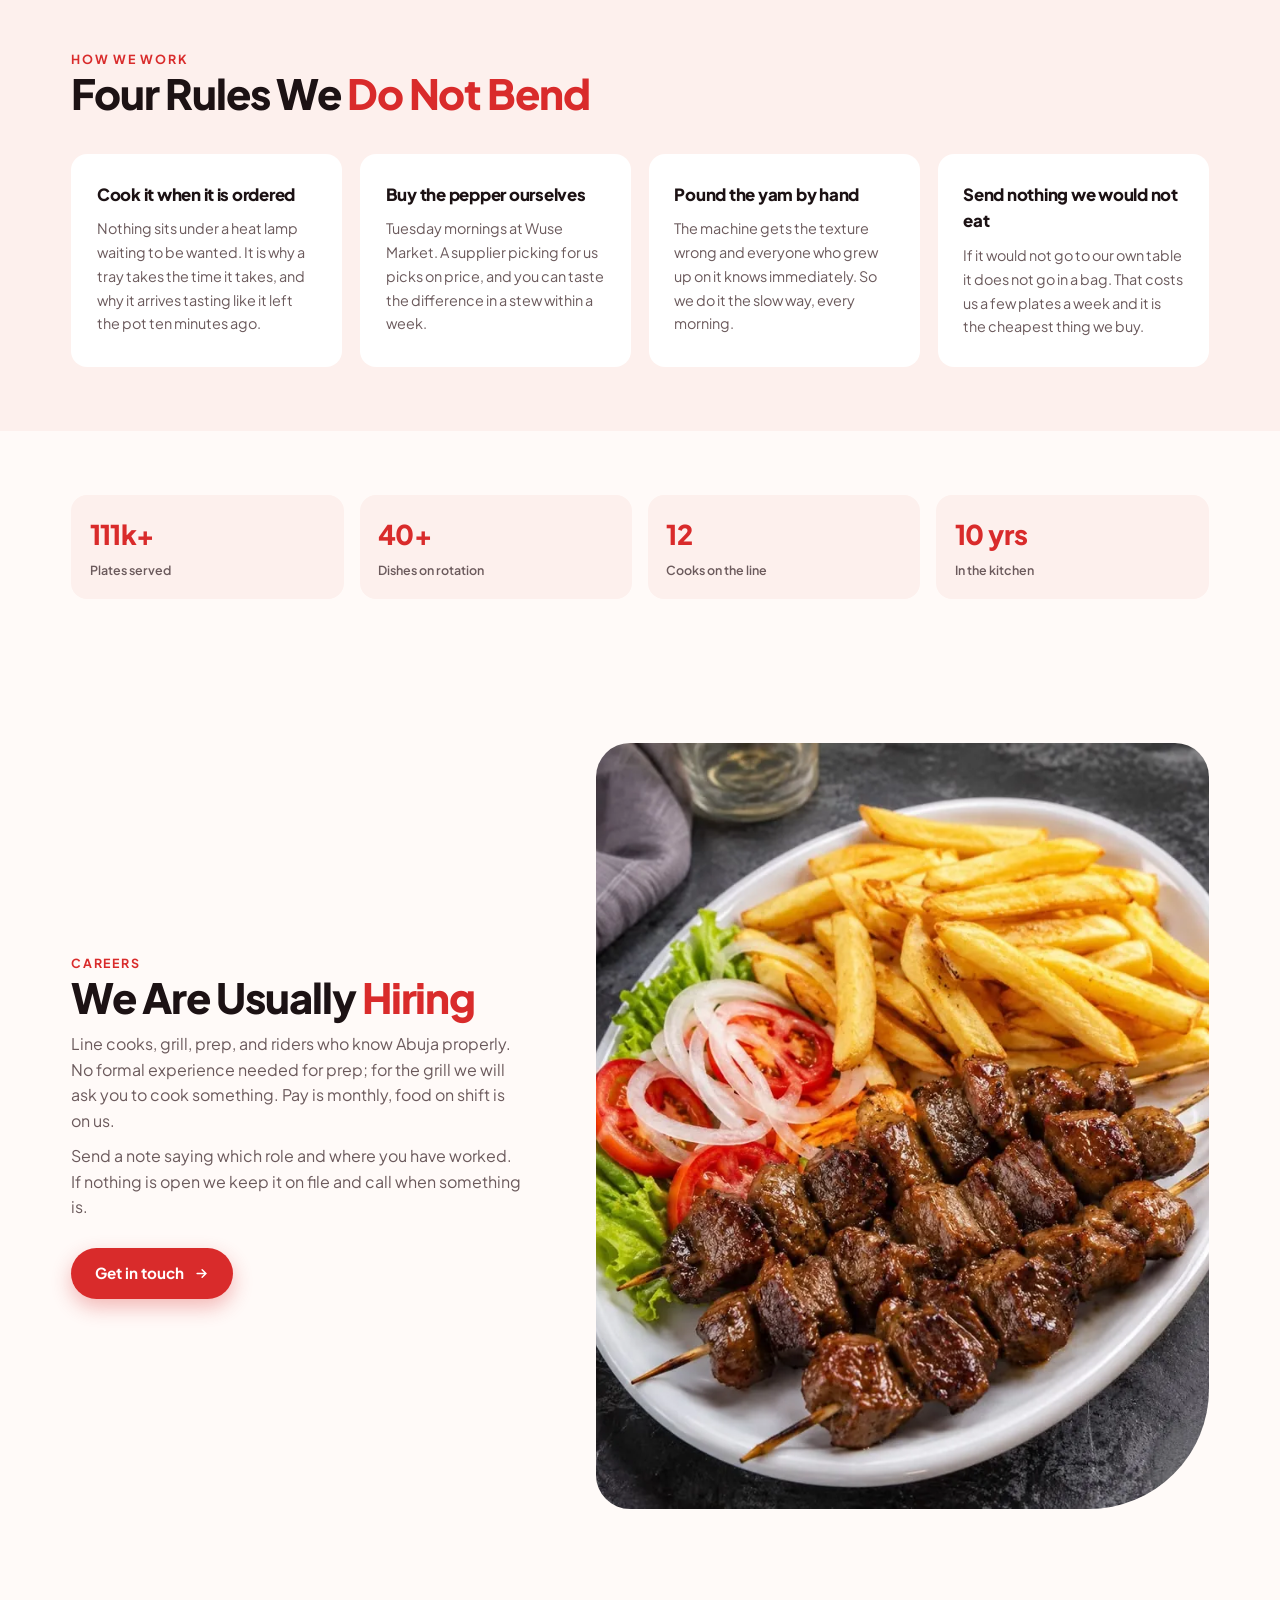
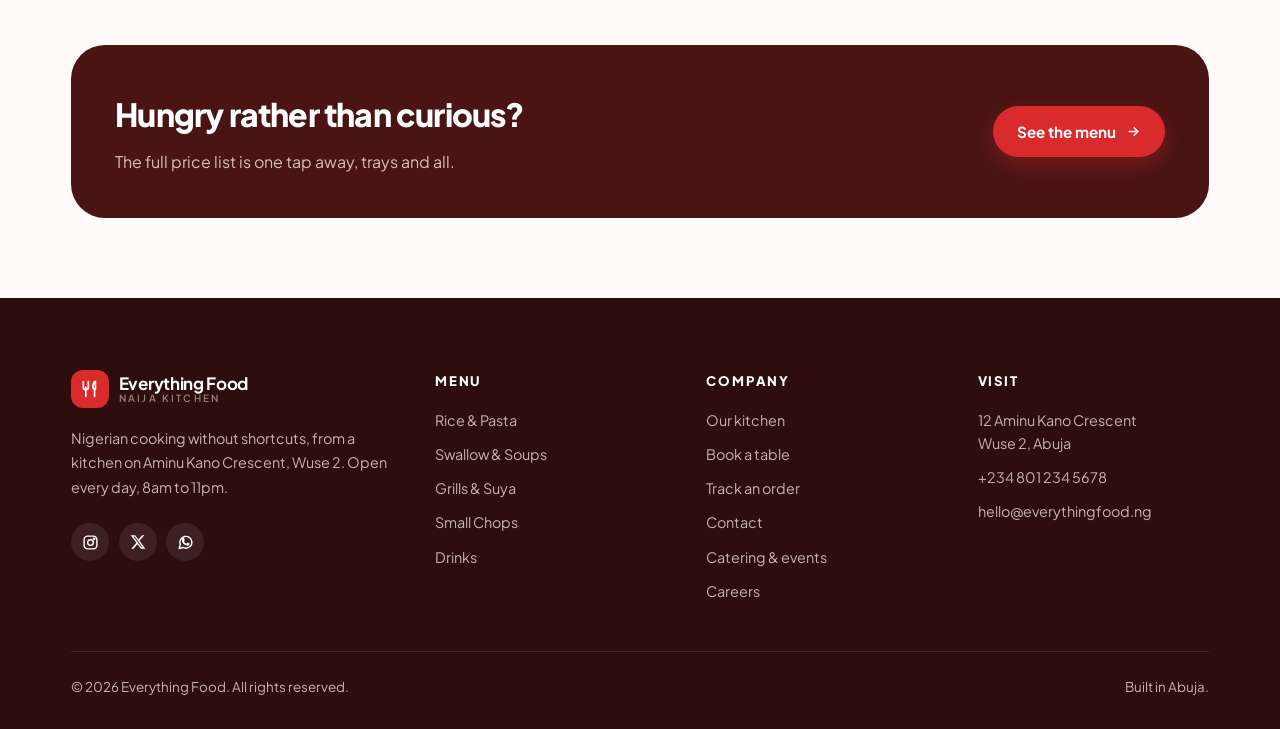
<file: about.html>
<!DOCTYPE html>
<html lang="en" class="no-js">
<head>
<meta charset="utf-8">
<meta name="viewport" content="width=device-width, initial-scale=1">
<title>About — Everything Food, Wuse 2 Abuja</title>
<meta name="description" content="Everything Food began in 2014 as one pot of jollof on a folding table in Wuse 2. Twelve years, fourteen cooks, and the same four rules.">
<meta name="theme-color" content="#2E0D0D">
<link rel="icon" href="/favicon.svg" type="image/svg+xml">
<link rel="canonical" href="https://everything-food-eta.vercel.app/about">

<meta property="og:type" content="website">
<meta property="og:title" content="About — Everything Food, Wuse 2 Abuja">
<meta property="og:description" content="Everything Food began in 2014 as one pot of jollof on a folding table in Wuse 2. Twelve years, fourteen cooks, and the same four rules.">
<meta property="og:image" content="/assets/img/jollof-bowl-hands.webp">
<meta name="twitter:card" content="summary_large_image">

<link rel="preload" as="font" type="font/woff2" href="/assets/font/plus-jakarta-sans.woff2" crossorigin>
<link rel="stylesheet" href="/assets/css/style.css?v=7">
<script>document.documentElement.classList.remove('no-js');</script>
</head>
<body>
<a class="skip-link" href="#main">Skip to content</a>
<div class="progress" id="progress" aria-hidden="true"></div>

<!-- ============================ Top strip ============================ -->
<div class="topbar">
  <div class="shell topbar__inner">
    <p class="topbar__note">
      <svg width="14" height="14" viewBox="0 0 24 24" fill="none" stroke="currentColor" stroke-width="2.2" aria-hidden="true"><circle cx="12" cy="12" r="9"/><path d="M12 7v5l3 2"/></svg>
      Kitchen open daily, 8am – 11pm<span class="topbar__extra"> · Free delivery over ₦15,000</span>
    </p>
    <ul class="topbar__links">
      <li><a href="tel:+2348012345678">+234 801 234 5678</a></li>
      <li><a href="/track">Track an order</a></li>
    </ul>
  </div>
</div>

<!-- ============================ Header ============================ -->
<header class="site-header" id="header">
  <div class="shell site-header__inner">
    <a class="brand" href="/" aria-label="Everything Food, home">
      <span class="brand__mark" aria-hidden="true">
        <svg width="20" height="20" viewBox="0 0 24 24" fill="none" stroke="currentColor" stroke-width="2" stroke-linecap="round"><path d="M4 3v7a3 3 0 0 0 6 0V3M7 10v11"/><path d="M17.5 3C16 5 15.5 7 15.5 9.5c0 1.4.9 2.5 2 2.5h1V3z"/><path d="M17.5 12v9"/></svg>
      </span>
      <span class="brand__text">
        <b>Everything Food</b>
        <span>Naija Kitchen</span>
      </span>
    </a>

    <nav class="nav" aria-label="Primary">
      <ul class="nav__list">
        <li><a class="nav__link" href="/" data-nav aria-current="false">Home</a></li>
        <li><a class="nav__link" href="/menu" data-nav>Menu</a></li>
        <li><a class="nav__link" href="/about" data-nav aria-current="true">Our Kitchen</a></li>
        <li><a class="nav__link" href="/book" data-nav>Book a Table</a></li>
        <li><a class="nav__link" href="/contact" data-nav>Contact</a></li>
      </ul>
    </nav>

    <div class="header__tools">
      <div class="search">
        <svg width="16" height="16" viewBox="0 0 24 24" fill="none" stroke="currentColor" stroke-width="2.2" aria-hidden="true"><circle cx="11" cy="11" r="7"/><path d="m20 20-3.5-3.5"/></svg>
        <label class="sr-only" for="q">Search the menu</label>
        <input id="q" type="search" placeholder="Search jollof, suya…" autocomplete="off">
      </div>

      <button class="icon-btn" id="cart" type="button" aria-label="Cart, 0 items">
        <svg width="19" height="19" viewBox="0 0 24 24" fill="none" stroke="currentColor" stroke-width="2" stroke-linecap="round" stroke-linejoin="round" aria-hidden="true"><path d="M3 4h2l2.4 11.2a2 2 0 0 0 2 1.6h7.7a2 2 0 0 0 2-1.5L21 8H6"/><circle cx="10" cy="20" r="1.4"/><circle cx="18" cy="20" r="1.4"/></svg>
        <span class="cart-count" id="cart-count" aria-hidden="true">0</span>
      </button>

      <button class="burger" id="burger" type="button" aria-label="Menu" aria-expanded="false" aria-controls="drawer"><span></span></button>
    </div>
  </div>
</header>

<div class="drawer-scrim" id="scrim" hidden></div>
<aside class="drawer" id="drawer" aria-label="Mobile navigation" aria-hidden="true">
  <a class="brand" href="/">
    <span class="brand__mark" aria-hidden="true">
      <svg width="20" height="20" viewBox="0 0 24 24" fill="none" stroke="currentColor" stroke-width="2" stroke-linecap="round"><path d="M4 3v7a3 3 0 0 0 6 0V3M7 10v11"/><path d="M17.5 3C16 5 15.5 7 15.5 9.5c0 1.4.9 2.5 2 2.5h1V3z"/><path d="M17.5 12v9"/></svg>
    </span>
    <span class="brand__text"><b>Everything Food</b><span>Naija Kitchen</span></span>
  </a>
  <nav class="drawer__list" aria-label="Mobile">
    <a href="/">Home</a>
    <a href="/menu">Menu</a>
    <a href="/about">Our Kitchen</a>
    <a href="/book">Book a Table</a>
    <a href="/track">Track an Order</a>
    <a href="/contact">Contact</a>
  </nav>
  <a class="btn btn--primary" href="/menu" style="margin-top:1.75rem">
    Order now
    <svg class="arrow" width="15" height="15" viewBox="0 0 24 24" fill="none" stroke="currentColor" stroke-width="2.4" stroke-linecap="round" aria-hidden="true"><path d="M5 12h13M13 6l6 6-6 6"/></svg>
  </a>
</aside>


<main id="main">

<section class="page-head">
  <div class="shell">
    <p class="eyebrow reveal">Since 2014 · Wuse 2</p>
    <h1 class="page-head__title reveal" style="--reveal-delay:60ms">One Pot, <em>Fourteen Cooks</em></h1>
    <p class="page-head__sub reveal" style="--reveal-delay:120ms">
      We are a Nigerian kitchen on Aminu Kano Crescent. We cook to order, we buy our own
      pepper, and we have never once served a plate we would not eat ourselves.
    </p>
  </div>
</section>

<section class="split">
  <div class="shell split__grid">
    <div class="split__media reveal">
      <img src="/assets/img/jollof-bowl-hands.webp" alt="Two hands presenting a bowl of jollof rice topped with chicken" width="800" height="1000" loading="lazy" decoding="async">
    </div>
    <div>
      <p class="eyebrow reveal">How it started</p>
      <h2 class="section-title reveal" style="--reveal-delay:60ms">A Folding Table and <em>One Pot</em></h2>
      <p class="section-sub reveal" style="--reveal-delay:100ms">
        In 2014 it was a folding table outside a shop on Aminu Kano Crescent, one pot of
        jollof, and a queue that formed because the smoke carried. We sold out by two most
        days, which sounds like a boast and was actually a problem.
      </p>
      <p class="section-sub reveal" style="--reveal-delay:140ms">
        The table is gone and the pot is bigger. What did not change is the part people
        assume we cut first: we still cook the rice over open flame, we still pound yam by
        hand, and we still buy pepper at Wuse Market on Tuesday mornings rather than taking
        a delivery from someone who chose it for us.
      </p>
      <a class="btn btn--outline reveal" href="/menu" style="--reveal-delay:180ms;margin-top:1.75rem">
        See what we cook <svg class="arrow" width="15" height="15" viewBox="0 0 24 24" fill="none" stroke="currentColor" stroke-width="2.4" stroke-linecap="round" aria-hidden="true"><path d="M5 12h13M13 6l6 6-6 6"/></svg>
      </a>
    </div>
  </div>
</section>

<section class="timeline-wrap">
  <div class="shell">
    <div class="section-head reveal">
      <div>
        <p class="eyebrow">The long version</p>
        <h2 class="section-title">Twelve Years, <em>Abridged</em></h2>
      </div>
    </div>

    <ol class="timeline">
      <li class="timeline__item reveal">
        <span class="timeline__year">2014</span>
        <h3>The table</h3>
        <p>One pot, three cooks, and a spot on Aminu Kano Crescent borrowed from a friend who sold recharge cards.</p>
      </li>
      <li class="timeline__item reveal" style="--reveal-delay:70ms">
        <span class="timeline__year">2017</span>
        <h3>Four walls</h3>
        <p>We took a small unit two doors down and put in the first proper grill. Twenty-two covers, mostly lunch.</p>
      </li>
      <li class="timeline__item reveal" style="--reveal-delay:140ms">
        <span class="timeline__year">2020</span>
        <h3>Riders</h3>
        <p>The year everyone ate at home. We bought insulated bags before we bought new chairs, and the delivery side has run ever since.</p>
      </li>
      <li class="timeline__item reveal" style="--reveal-delay:210ms">
        <span class="timeline__year">2024</span>
        <h3>The kitchen now</h3>
        <p>Fourteen cooks, twenty-eight covers, trays going out to Maitama and Gwarinpa daily, and the grill still where customers can see it.</p>
      </li>
    </ol>
  </div>
</section>

<section class="values">
  <div class="shell">
    <div class="section-head reveal">
      <div>
        <p class="eyebrow">How we work</p>
        <h2 class="section-title">Four Rules We <em>Do Not Bend</em></h2>
      </div>
    </div>

    <div class="values__grid">
      <article class="value reveal">
        <h3>Cook it when it is ordered</h3>
        <p>Nothing sits under a heat lamp waiting to be wanted. It is why a tray takes the time it takes, and why it arrives tasting like it left the pot ten minutes ago.</p>
      </article>
      <article class="value reveal" style="--reveal-delay:70ms">
        <h3>Buy the pepper ourselves</h3>
        <p>Tuesday mornings at Wuse Market. A supplier picking for us picks on price, and you can taste the difference in a stew within a week.</p>
      </article>
      <article class="value reveal" style="--reveal-delay:140ms">
        <h3>Pound the yam by hand</h3>
        <p>The machine gets the texture wrong and everyone who grew up on it knows immediately. So we do it the slow way, every morning.</p>
      </article>
      <article class="value reveal" style="--reveal-delay:210ms">
        <h3>Send nothing we would not eat</h3>
        <p>If it would not go to our own table it does not go in a bag. That costs us a few plates a week and it is the cheapest thing we buy.</p>
      </article>
    </div>
  </div>
</section>

<section class="numbers">
  <div class="shell">
    <div class="stats stats--wide">
      <div class="stat reveal"><b data-count="128" data-suffix="k+">0</b><span>Plates served</span></div>
      <div class="stat reveal" style="--reveal-delay:70ms"><b data-count="46" data-suffix="+">0</b><span>Dishes on rotation</span></div>
      <div class="stat reveal" style="--reveal-delay:140ms"><b data-count="14" data-suffix="">0</b><span>Cooks on the line</span></div>
      <div class="stat reveal" style="--reveal-delay:210ms"><b data-count="12" data-suffix=" yrs">0</b><span>In the kitchen</span></div>
    </div>
  </div>
</section>

<section class="split split--flip" id="careers">
  <div class="shell split__grid">
    <div class="split__media reveal">
      <img src="/assets/img/suya-skewers.webp" alt="Beef suya skewers plated with chips, onion and fresh salad" width="800" height="985" loading="lazy" decoding="async">
    </div>
    <div>
      <p class="eyebrow reveal">Careers</p>
      <h2 class="section-title reveal" style="--reveal-delay:60ms">We Are Usually <em>Hiring</em></h2>
      <p class="section-sub reveal" style="--reveal-delay:100ms">
        Line cooks, grill, prep, and riders who know Abuja properly. No formal experience
        needed for prep; for the grill we will ask you to cook something. Pay is monthly,
        food on shift is on us.
      </p>
      <p class="section-sub reveal" style="--reveal-delay:140ms">
        Send a note saying which role and where you have worked. If nothing is open we keep
        it on file and call when something is.
      </p>
      <a class="btn btn--primary reveal" href="/contact" style="--reveal-delay:180ms;margin-top:1.75rem">
        Get in touch <svg class="arrow" width="15" height="15" viewBox="0 0 24 24" fill="none" stroke="currentColor" stroke-width="2.4" stroke-linecap="round" aria-hidden="true"><path d="M5 12h13M13 6l6 6-6 6"/></svg>
      </a>
    </div>
  </div>
</section>

<section class="cta-band">
  <div class="shell">
    <div class="cta-band__panel reveal">
      <div>
        <h2>Hungry rather than curious?</h2>
        <p>The full price list is one tap away, trays and all.</p>
      </div>
      <a class="btn btn--primary" href="/menu">See the menu <svg class="arrow" width="15" height="15" viewBox="0 0 24 24" fill="none" stroke="currentColor" stroke-width="2.4" stroke-linecap="round" aria-hidden="true"><path d="M5 12h13M13 6l6 6-6 6"/></svg></a>
    </div>
  </div>
</section>

</main>

<!-- ============================ Footer ============================ -->
<footer class="site-footer">
  <div class="shell">
    <div class="footer__grid">
      <div class="footer">
        <a class="brand" href="/">
          <span class="brand__mark" aria-hidden="true">
            <svg width="20" height="20" viewBox="0 0 24 24" fill="none" stroke="currentColor" stroke-width="2" stroke-linecap="round"><path d="M4 3v7a3 3 0 0 0 6 0V3M7 10v11"/><path d="M17.5 3C16 5 15.5 7 15.5 9.5c0 1.4.9 2.5 2 2.5h1V3z"/><path d="M17.5 12v9"/></svg>
          </span>
          <span class="brand__text"><b>Everything Food</b><span>Naija Kitchen</span></span>
        </a>
        <p class="footer__about">Nigerian cooking without shortcuts, from a kitchen on Aminu Kano Crescent, Wuse 2. Open every day, 8am to 11pm.</p>
        <div class="socials">
          <a href="#" aria-label="Everything Food on Instagram"><svg width="17" height="17" viewBox="0 0 24 24" fill="none" stroke="currentColor" stroke-width="2" aria-hidden="true"><rect x="3" y="3" width="18" height="18" rx="5"/><circle cx="12" cy="12" r="4"/><circle cx="17.2" cy="6.8" r="1"/></svg></a>
          <a href="#" aria-label="Everything Food on X"><svg width="16" height="16" viewBox="0 0 24 24" fill="currentColor" aria-hidden="true"><path d="M18.2 2h3.3l-7.2 8.3L23 22h-6.6l-5.2-6.8L5.2 22H1.9l7.7-8.8L1 2h6.8l4.7 6.2zm-1.2 18h1.8L7.1 3.9H5.2z"/></svg></a>
          <a href="#" aria-label="Everything Food on WhatsApp"><svg width="17" height="17" viewBox="0 0 24 24" fill="none" stroke="currentColor" stroke-width="2" stroke-linecap="round" stroke-linejoin="round" aria-hidden="true"><path d="M21 11.5a8.4 8.4 0 0 1-12.3 7.5L3 20.5l1.6-5.5A8.5 8.5 0 1 1 21 11.5z"/><path d="M8.6 9.2c.3 2.6 2.8 5 5.4 5.4l1-1.4 1.8.9c-.3 1.2-1.6 1.6-2.8 1.3-3-.7-5.5-3.2-6.2-6.2-.3-1.2.1-2.5 1.3-2.8l.9 1.8z"/></svg></a>
        </div>
      </div>

      <div class="footer">
        <h4>Menu</h4>
        <nav class="footer__links" aria-label="Menu categories">
          <a href="/menu#rice">Rice &amp; Pasta</a>
          <a href="/menu#soups">Swallow &amp; Soups</a>
          <a href="/menu#protein">Grills &amp; Suya</a>
          <a href="/menu#pastries">Small Chops</a>
          <a href="/menu#drinks">Drinks</a>
        </nav>
      </div>

      <div class="footer">
        <h4>Company</h4>
        <nav class="footer__links" aria-label="Company">
          <a href="/about">Our kitchen</a>
          <a href="/book">Book a table</a>
          <a href="/track">Track an order</a>
          <a href="/contact">Contact</a>
          <a href="/contact#catering">Catering &amp; events</a>
          <a href="/about#careers">Careers</a>
        </nav>
      </div>

      <div class="footer">
        <h4>Visit</h4>
        <div class="footer__links">
          <span>12 Aminu Kano Crescent<br>Wuse 2, Abuja</span>
          <a href="tel:+2348012345678">+234 801 234 5678</a>
          <a href="mailto:hello@everythingfood.ng">hello@everythingfood.ng</a>
        </div>
      </div>
    </div>

    <div class="footer__base">
      <span>© <span id="year">2026</span> Everything Food. All rights reserved.</span>
      <span>Built in Abuja.</span>
    </div>
  </div>
</footer>

<div class="toast" id="toast" role="status" aria-live="polite"><span class="dot" aria-hidden="true"></span><span id="toast-text"></span></div>

<button class="to-top" id="to-top" type="button" aria-label="Back to top">
  <svg width="17" height="17" viewBox="0 0 24 24" fill="none" stroke="currentColor" stroke-width="2.4" stroke-linecap="round" aria-hidden="true"><path d="M12 19V6M6 12l6-6 6 6"/></svg>
</button>


<script src="/assets/js/main.js?v=7" defer></script>
</body>
</html>
</file>
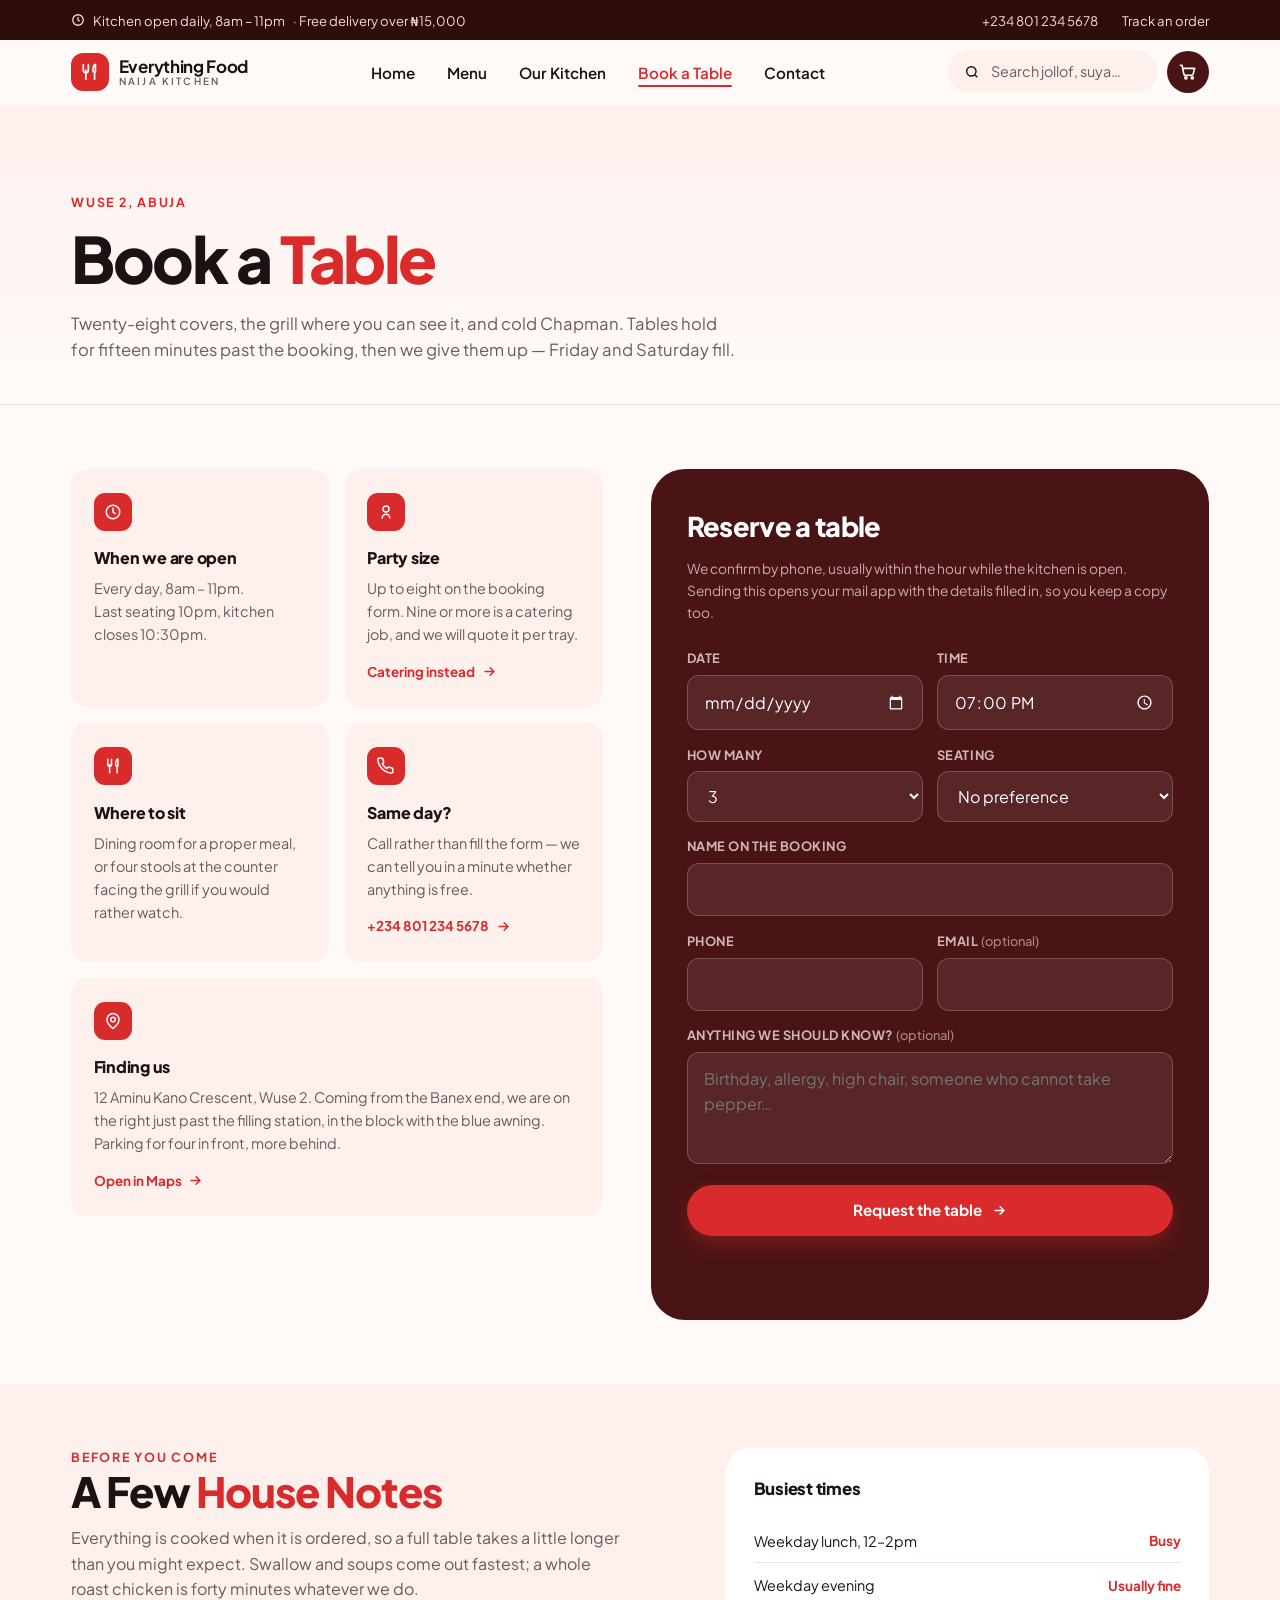
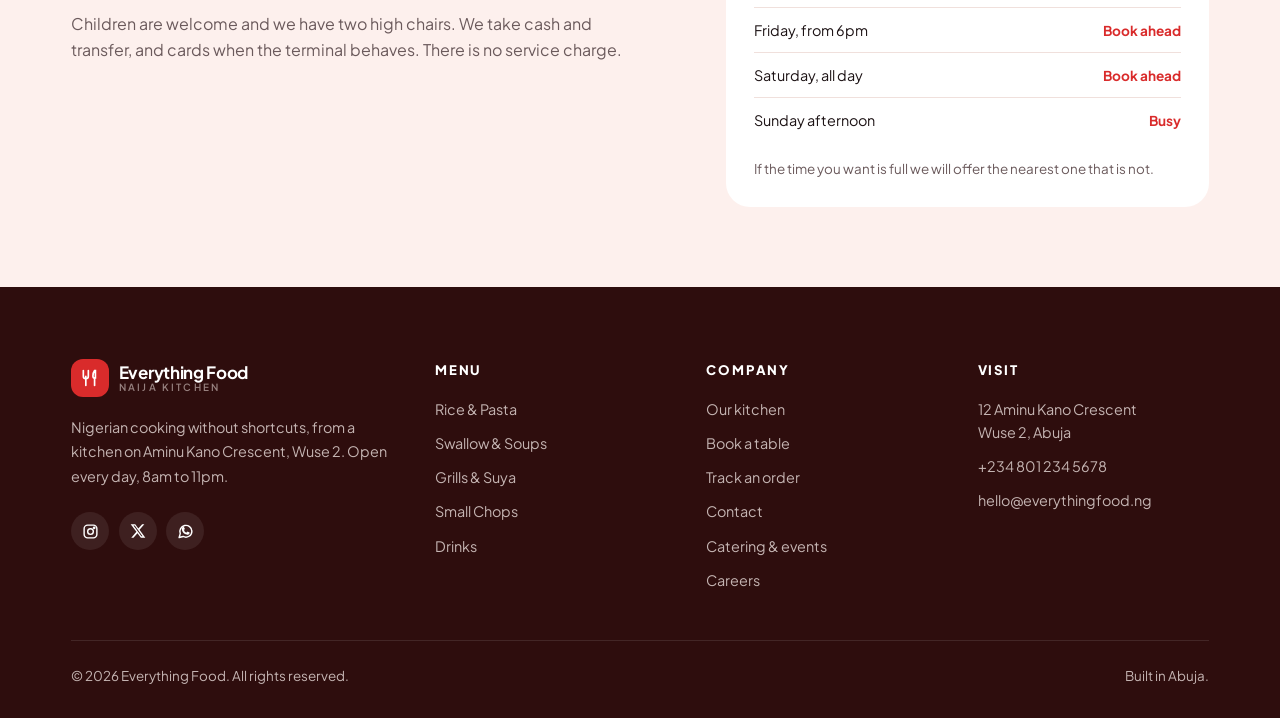
<file: book.html>
<!DOCTYPE html>
<html lang="en" class="no-js">
<head>
<meta charset="utf-8">
<meta name="viewport" content="width=device-width, initial-scale=1">
<title>Book a Table — Everything Food, Wuse 2 Abuja</title>
<meta name="description" content="Reserve one of 28 covers at Everything Food, 12 Aminu Kano Crescent, Wuse 2, Abuja. Dining room or counter seats facing the grill.">
<meta name="theme-color" content="#2E0D0D">
<link rel="icon" href="/favicon.svg" type="image/svg+xml">
<link rel="canonical" href="https://everything-food-eta.vercel.app/book">

<meta property="og:type" content="website">
<meta property="og:title" content="Book a Table — Everything Food, Wuse 2 Abuja">
<meta property="og:description" content="Reserve one of 28 covers at Everything Food, 12 Aminu Kano Crescent, Wuse 2, Abuja. Dining room or counter seats facing the grill.">
<meta property="og:image" content="/assets/img/jollof-grilled-chicken.webp">
<meta name="twitter:card" content="summary_large_image">

<link rel="preload" as="font" type="font/woff2" href="/assets/font/plus-jakarta-sans.woff2" crossorigin>
<link rel="stylesheet" href="/assets/css/style.css?v=7">
<script>document.documentElement.classList.remove('no-js');</script>
</head>
<body>
<a class="skip-link" href="#main">Skip to content</a>
<div class="progress" id="progress" aria-hidden="true"></div>

<!-- ============================ Top strip ============================ -->
<div class="topbar">
  <div class="shell topbar__inner">
    <p class="topbar__note">
      <svg width="14" height="14" viewBox="0 0 24 24" fill="none" stroke="currentColor" stroke-width="2.2" aria-hidden="true"><circle cx="12" cy="12" r="9"/><path d="M12 7v5l3 2"/></svg>
      Kitchen open daily, 8am – 11pm<span class="topbar__extra"> · Free delivery over ₦15,000</span>
    </p>
    <ul class="topbar__links">
      <li><a href="tel:+2348012345678">+234 801 234 5678</a></li>
      <li><a href="/track">Track an order</a></li>
    </ul>
  </div>
</div>

<!-- ============================ Header ============================ -->
<header class="site-header" id="header">
  <div class="shell site-header__inner">
    <a class="brand" href="/" aria-label="Everything Food, home">
      <span class="brand__mark" aria-hidden="true">
        <svg width="20" height="20" viewBox="0 0 24 24" fill="none" stroke="currentColor" stroke-width="2" stroke-linecap="round"><path d="M4 3v7a3 3 0 0 0 6 0V3M7 10v11"/><path d="M17.5 3C16 5 15.5 7 15.5 9.5c0 1.4.9 2.5 2 2.5h1V3z"/><path d="M17.5 12v9"/></svg>
      </span>
      <span class="brand__text">
        <b>Everything Food</b>
        <span>Naija Kitchen</span>
      </span>
    </a>

    <nav class="nav" aria-label="Primary">
      <ul class="nav__list">
        <li><a class="nav__link" href="/" data-nav aria-current="false">Home</a></li>
        <li><a class="nav__link" href="/menu" data-nav>Menu</a></li>
        <li><a class="nav__link" href="/about" data-nav>Our Kitchen</a></li>
        <li><a class="nav__link" href="/book" data-nav aria-current="true">Book a Table</a></li>
        <li><a class="nav__link" href="/contact" data-nav>Contact</a></li>
      </ul>
    </nav>

    <div class="header__tools">
      <div class="search">
        <svg width="16" height="16" viewBox="0 0 24 24" fill="none" stroke="currentColor" stroke-width="2.2" aria-hidden="true"><circle cx="11" cy="11" r="7"/><path d="m20 20-3.5-3.5"/></svg>
        <label class="sr-only" for="q">Search the menu</label>
        <input id="q" type="search" placeholder="Search jollof, suya…" autocomplete="off">
      </div>

      <button class="icon-btn" id="cart" type="button" aria-label="Cart, 0 items">
        <svg width="19" height="19" viewBox="0 0 24 24" fill="none" stroke="currentColor" stroke-width="2" stroke-linecap="round" stroke-linejoin="round" aria-hidden="true"><path d="M3 4h2l2.4 11.2a2 2 0 0 0 2 1.6h7.7a2 2 0 0 0 2-1.5L21 8H6"/><circle cx="10" cy="20" r="1.4"/><circle cx="18" cy="20" r="1.4"/></svg>
        <span class="cart-count" id="cart-count" aria-hidden="true">0</span>
      </button>

      <button class="burger" id="burger" type="button" aria-label="Menu" aria-expanded="false" aria-controls="drawer"><span></span></button>
    </div>
  </div>
</header>

<div class="drawer-scrim" id="scrim" hidden></div>
<aside class="drawer" id="drawer" aria-label="Mobile navigation" aria-hidden="true">
  <a class="brand" href="/">
    <span class="brand__mark" aria-hidden="true">
      <svg width="20" height="20" viewBox="0 0 24 24" fill="none" stroke="currentColor" stroke-width="2" stroke-linecap="round"><path d="M4 3v7a3 3 0 0 0 6 0V3M7 10v11"/><path d="M17.5 3C16 5 15.5 7 15.5 9.5c0 1.4.9 2.5 2 2.5h1V3z"/><path d="M17.5 12v9"/></svg>
    </span>
    <span class="brand__text"><b>Everything Food</b><span>Naija Kitchen</span></span>
  </a>
  <nav class="drawer__list" aria-label="Mobile">
    <a href="/">Home</a>
    <a href="/menu">Menu</a>
    <a href="/about">Our Kitchen</a>
    <a href="/book">Book a Table</a>
    <a href="/track">Track an Order</a>
    <a href="/contact">Contact</a>
  </nav>
  <a class="btn btn--primary" href="/menu" style="margin-top:1.75rem">
    See the menu
    <svg class="arrow" width="15" height="15" viewBox="0 0 24 24" fill="none" stroke="currentColor" stroke-width="2.4" stroke-linecap="round" aria-hidden="true"><path d="M5 12h13M13 6l6 6-6 6"/></svg>
  </a>
</aside>


<main id="main">

<section class="page-head">
  <div class="shell">
    <p class="eyebrow reveal">Wuse 2, Abuja</p>
    <h1 class="page-head__title reveal" style="--reveal-delay:60ms">Book a <em>Table</em></h1>
    <p class="page-head__sub reveal" style="--reveal-delay:120ms">
      Twenty-eight covers, the grill where you can see it, and cold Chapman. Tables hold for
      fifteen minutes past the booking, then we give them up — Friday and Saturday fill.
    </p>
  </div>
</section>

<section class="contact">
  <div class="shell contact__grid">
    <div class="contact__cards">
      <article class="ccard reveal">
        <span class="ccard__icon" aria-hidden="true"><svg width="18" height="18" viewBox="0 0 24 24" fill="none" stroke="currentColor" stroke-width="2" stroke-linecap="round"><circle cx="12" cy="12" r="9"/><path d="M12 7v5l3 2"/></svg></span>
        <h2>When we are open</h2>
        <p>Every day, 8am – 11pm.<br>Last seating 10pm, kitchen closes 10:30pm.</p>
      </article>

      <article class="ccard reveal" style="--reveal-delay:70ms">
        <span class="ccard__icon" aria-hidden="true"><svg width="18" height="18" viewBox="0 0 24 24" fill="none" stroke="currentColor" stroke-width="2" stroke-linecap="round" stroke-linejoin="round"><path d="M17 20a5 5 0 0 0-10 0"/><circle cx="12" cy="8" r="4"/></svg></span>
        <h2>Party size</h2>
        <p>Up to eight on the booking form. Nine or more is a catering job, and we will quote it per tray.</p>
        <a class="ccard__link" href="/contact#catering">Catering instead <svg class="arrow" width="15" height="15" viewBox="0 0 24 24" fill="none" stroke="currentColor" stroke-width="2.4" stroke-linecap="round" aria-hidden="true"><path d="M5 12h13M13 6l6 6-6 6"/></svg></a>
      </article>

      <article class="ccard reveal" style="--reveal-delay:140ms">
        <span class="ccard__icon" aria-hidden="true"><svg width="18" height="18" viewBox="0 0 24 24" fill="none" stroke="currentColor" stroke-width="2" stroke-linecap="round"><path d="M5 3v7a2.5 2.5 0 0 0 5 0V3M7.5 10v11"/><path d="M17.5 3c-1.4 2-2 4-2 6.5 0 1.4.9 2.5 2 2.5h1V3z"/><path d="M17.5 12v9"/></svg></span>
        <h2>Where to sit</h2>
        <p>Dining room for a proper meal, or four stools at the counter facing the grill if you would rather watch.</p>
      </article>

      <article class="ccard reveal" style="--reveal-delay:210ms">
        <span class="ccard__icon" aria-hidden="true"><svg width="18" height="18" viewBox="0 0 24 24" fill="none" stroke="currentColor" stroke-width="2" stroke-linecap="round" stroke-linejoin="round"><path d="M21 16.5v3a2 2 0 0 1-2.2 2 19.8 19.8 0 0 1-8.6-3.1 19.5 19.5 0 0 1-6-6A19.8 19.8 0 0 1 1.1 3.7 2 2 0 0 1 3.1 1.5h3a2 2 0 0 1 2 1.7c.1 1 .4 1.9.7 2.8a2 2 0 0 1-.5 2.1L7.1 9.3a16 16 0 0 0 6 6l1.2-1.2a2 2 0 0 1 2.1-.5c.9.3 1.8.6 2.8.7a2 2 0 0 1 1.8 2.2z"/></svg></span>
        <h2>Same day?</h2>
        <p>Call rather than fill the form — we can tell you in a minute whether anything is free.</p>
        <a class="ccard__link" href="tel:+2348012345678">+234 801 234 5678 <svg class="arrow" width="15" height="15" viewBox="0 0 24 24" fill="none" stroke="currentColor" stroke-width="2.4" stroke-linecap="round" aria-hidden="true"><path d="M5 12h13M13 6l6 6-6 6"/></svg></a>
      </article>

      <article class="ccard ccard--wide reveal" style="--reveal-delay:280ms">
        <span class="ccard__icon" aria-hidden="true"><svg width="18" height="18" viewBox="0 0 24 24" fill="none" stroke="currentColor" stroke-width="2" stroke-linecap="round" stroke-linejoin="round"><path d="M20 10c0 6-8 12-8 12s-8-6-8-12a8 8 0 0 1 16 0z"/><circle cx="12" cy="10" r="3"/></svg></span>
        <h2>Finding us</h2>
        <p>12 Aminu Kano Crescent, Wuse 2. Coming from the Banex end, we are on the right just past the filling station, in the block with the blue awning. Parking for four in front, more behind.</p>
        <a class="ccard__link" href="https://www.google.com/maps/search/?api=1&amp;query=Aminu+Kano+Crescent,+Wuse+2,+Abuja" target="_blank" rel="noopener">Open in Maps <svg class="arrow" width="15" height="15" viewBox="0 0 24 24" fill="none" stroke="currentColor" stroke-width="2.4" stroke-linecap="round" aria-hidden="true"><path d="M5 12h13M13 6l6 6-6 6"/></svg></a>
      </article>
    </div>

    <div class="contact__form reveal">
      <h2>Reserve a table</h2>
      <p class="contact__note">
        We confirm by phone, usually within the hour while the kitchen is open. Sending this
        opens your mail app with the details filled in, so you keep a copy too.
      </p>

      <form id="booking-form" novalidate>
        <div class="field-row">
          <div class="field">
            <label for="bk-date">Date</label>
            <input id="bk-date" name="date" type="date" required>
          </div>
          <div class="field">
            <label for="bk-time">Time</label>
            <input id="bk-time" name="time" type="time" step="900" value="19:00" required>
          </div>
        </div>

        <div class="field-row">
          <div class="field">
            <label for="bk-people">How many</label>
            <select id="bk-people" name="people">
              <option>1</option><option>2</option><option selected>3</option><option>4</option>
              <option>5</option><option>6</option><option>7</option><option>8</option>
            </select>
          </div>
          <div class="field">
            <label for="bk-seating">Seating</label>
            <select id="bk-seating" name="seating">
              <option value="No preference">No preference</option>
              <option value="Dining room">Dining room</option>
              <option value="Counter by the grill">Counter by the grill</option>
            </select>
          </div>
        </div>

        <div class="field">
          <label for="bk-name">Name on the booking</label>
          <input id="bk-name" name="name" type="text" autocomplete="name" required>
        </div>

        <div class="field-row">
          <div class="field">
            <label for="bk-phone">Phone</label>
            <input id="bk-phone" name="phone" type="tel" autocomplete="tel" required>
          </div>
          <div class="field">
            <label for="bk-email">Email <span class="opt">(optional)</span></label>
            <input id="bk-email" name="email" type="email" autocomplete="email">
          </div>
        </div>

        <div class="field">
          <label for="bk-notes">Anything we should know? <span class="opt">(optional)</span></label>
          <textarea id="bk-notes" name="notes" rows="3" placeholder="Birthday, allergy, high chair, someone who cannot take pepper…"></textarea>
        </div>

        <button class="btn btn--primary" type="submit">Request the table <svg class="arrow" width="15" height="15" viewBox="0 0 24 24" fill="none" stroke="currentColor" stroke-width="2.4" stroke-linecap="round" aria-hidden="true"><path d="M5 12h13M13 6l6 6-6 6"/></svg></button>
        <p class="form-note form-note--dark" id="bk-note" role="status" aria-live="polite"></p>
      </form>
    </div>
  </div>
</section>

<section class="areas">
  <div class="shell areas__grid">
    <div>
      <p class="eyebrow reveal">Before you come</p>
      <h2 class="section-title reveal" style="--reveal-delay:60ms">A Few <em>House Notes</em></h2>
      <p class="section-sub reveal" style="--reveal-delay:100ms">
        Everything is cooked when it is ordered, so a full table takes a little longer than
        you might expect. Swallow and soups come out fastest; a whole roast chicken is
        forty minutes whatever we do.
      </p>
      <p class="section-sub reveal" style="--reveal-delay:140ms">
        Children are welcome and we have two high chairs. We take cash and transfer, and
        cards when the terminal behaves. There is no service charge.
      </p>
    </div>

    <div class="areas__box reveal">
      <h3>Busiest times</h3>
      <ul class="areas__list">
        <li><span>Weekday lunch, 12–2pm</span><b>Busy</b></li>
        <li><span>Weekday evening</span><b>Usually fine</b></li>
        <li><span>Friday, from 6pm</span><b>Book ahead</b></li>
        <li><span>Saturday, all day</span><b>Book ahead</b></li>
        <li><span>Sunday afternoon</span><b>Busy</b></li>
      </ul>
      <p class="areas__foot">If the time you want is full we will offer the nearest one that is not.</p>
    </div>
  </div>
</section>

</main>

<!-- ============================ Footer ============================ -->
<footer class="site-footer">
  <div class="shell">
    <div class="footer__grid">
      <div class="footer">
        <a class="brand" href="/">
          <span class="brand__mark" aria-hidden="true">
            <svg width="20" height="20" viewBox="0 0 24 24" fill="none" stroke="currentColor" stroke-width="2" stroke-linecap="round"><path d="M4 3v7a3 3 0 0 0 6 0V3M7 10v11"/><path d="M17.5 3C16 5 15.5 7 15.5 9.5c0 1.4.9 2.5 2 2.5h1V3z"/><path d="M17.5 12v9"/></svg>
          </span>
          <span class="brand__text"><b>Everything Food</b><span>Naija Kitchen</span></span>
        </a>
        <p class="footer__about">Nigerian cooking without shortcuts, from a kitchen on Aminu Kano Crescent, Wuse 2. Open every day, 8am to 11pm.</p>
        <div class="socials">
          <a href="#" aria-label="Everything Food on Instagram"><svg width="17" height="17" viewBox="0 0 24 24" fill="none" stroke="currentColor" stroke-width="2" aria-hidden="true"><rect x="3" y="3" width="18" height="18" rx="5"/><circle cx="12" cy="12" r="4"/><circle cx="17.2" cy="6.8" r="1"/></svg></a>
          <a href="#" aria-label="Everything Food on X"><svg width="16" height="16" viewBox="0 0 24 24" fill="currentColor" aria-hidden="true"><path d="M18.2 2h3.3l-7.2 8.3L23 22h-6.6l-5.2-6.8L5.2 22H1.9l7.7-8.8L1 2h6.8l4.7 6.2zm-1.2 18h1.8L7.1 3.9H5.2z"/></svg></a>
          <a href="#" aria-label="Everything Food on WhatsApp"><svg width="17" height="17" viewBox="0 0 24 24" fill="none" stroke="currentColor" stroke-width="2" stroke-linecap="round" stroke-linejoin="round" aria-hidden="true"><path d="M21 11.5a8.4 8.4 0 0 1-12.3 7.5L3 20.5l1.6-5.5A8.5 8.5 0 1 1 21 11.5z"/><path d="M8.6 9.2c.3 2.6 2.8 5 5.4 5.4l1-1.4 1.8.9c-.3 1.2-1.6 1.6-2.8 1.3-3-.7-5.5-3.2-6.2-6.2-.3-1.2.1-2.5 1.3-2.8l.9 1.8z"/></svg></a>
        </div>
      </div>

      <div class="footer">
        <h4>Menu</h4>
        <nav class="footer__links" aria-label="Menu categories">
          <a href="/menu#rice">Rice &amp; Pasta</a>
          <a href="/menu#soups">Swallow &amp; Soups</a>
          <a href="/menu#protein">Grills &amp; Suya</a>
          <a href="/menu#pastries">Small Chops</a>
          <a href="/menu#drinks">Drinks</a>
        </nav>
      </div>

      <div class="footer">
        <h4>Company</h4>
        <nav class="footer__links" aria-label="Company">
          <a href="/about">Our kitchen</a>
          <a href="/book">Book a table</a>
          <a href="/track">Track an order</a>
          <a href="/contact">Contact</a>
          <a href="/contact#catering">Catering &amp; events</a>
          <a href="/about#careers">Careers</a>
        </nav>
      </div>

      <div class="footer">
        <h4>Visit</h4>
        <div class="footer__links">
          <span>12 Aminu Kano Crescent<br>Wuse 2, Abuja</span>
          <a href="tel:+2348012345678">+234 801 234 5678</a>
          <a href="mailto:hello@everythingfood.ng">hello@everythingfood.ng</a>
        </div>
      </div>
    </div>

    <div class="footer__base">
      <span>© <span id="year">2026</span> Everything Food. All rights reserved.</span>
      <span>Built in Abuja.</span>
    </div>
  </div>
</footer>

<div class="toast" id="toast" role="status" aria-live="polite"><span class="dot" aria-hidden="true"></span><span id="toast-text"></span></div>

<button class="to-top" id="to-top" type="button" aria-label="Back to top">
  <svg width="17" height="17" viewBox="0 0 24 24" fill="none" stroke="currentColor" stroke-width="2.4" stroke-linecap="round" aria-hidden="true"><path d="M12 19V6M6 12l6-6 6 6"/></svg>
</button>

<script src="/assets/js/main.js?v=7" defer></script>
<script src="/assets/js/forms.js?v=7" defer></script>
</body>
</html>
</file>
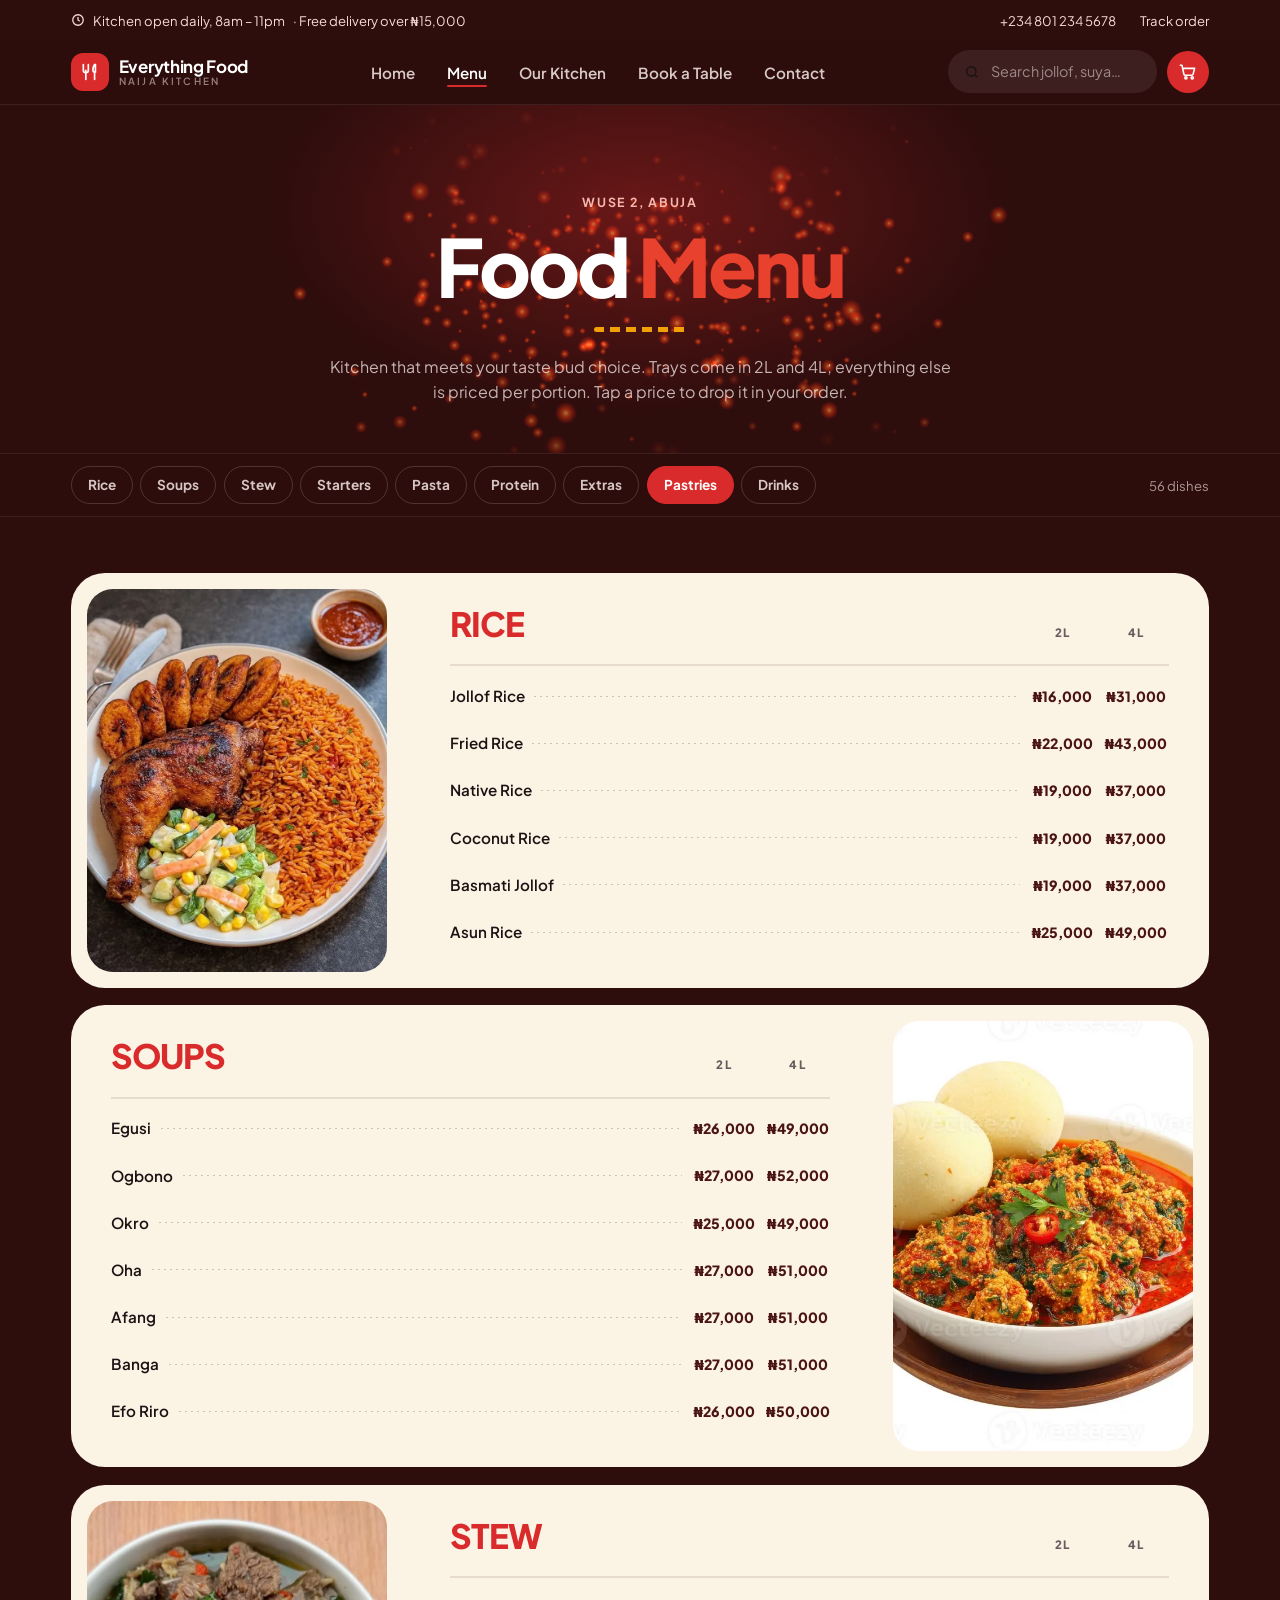
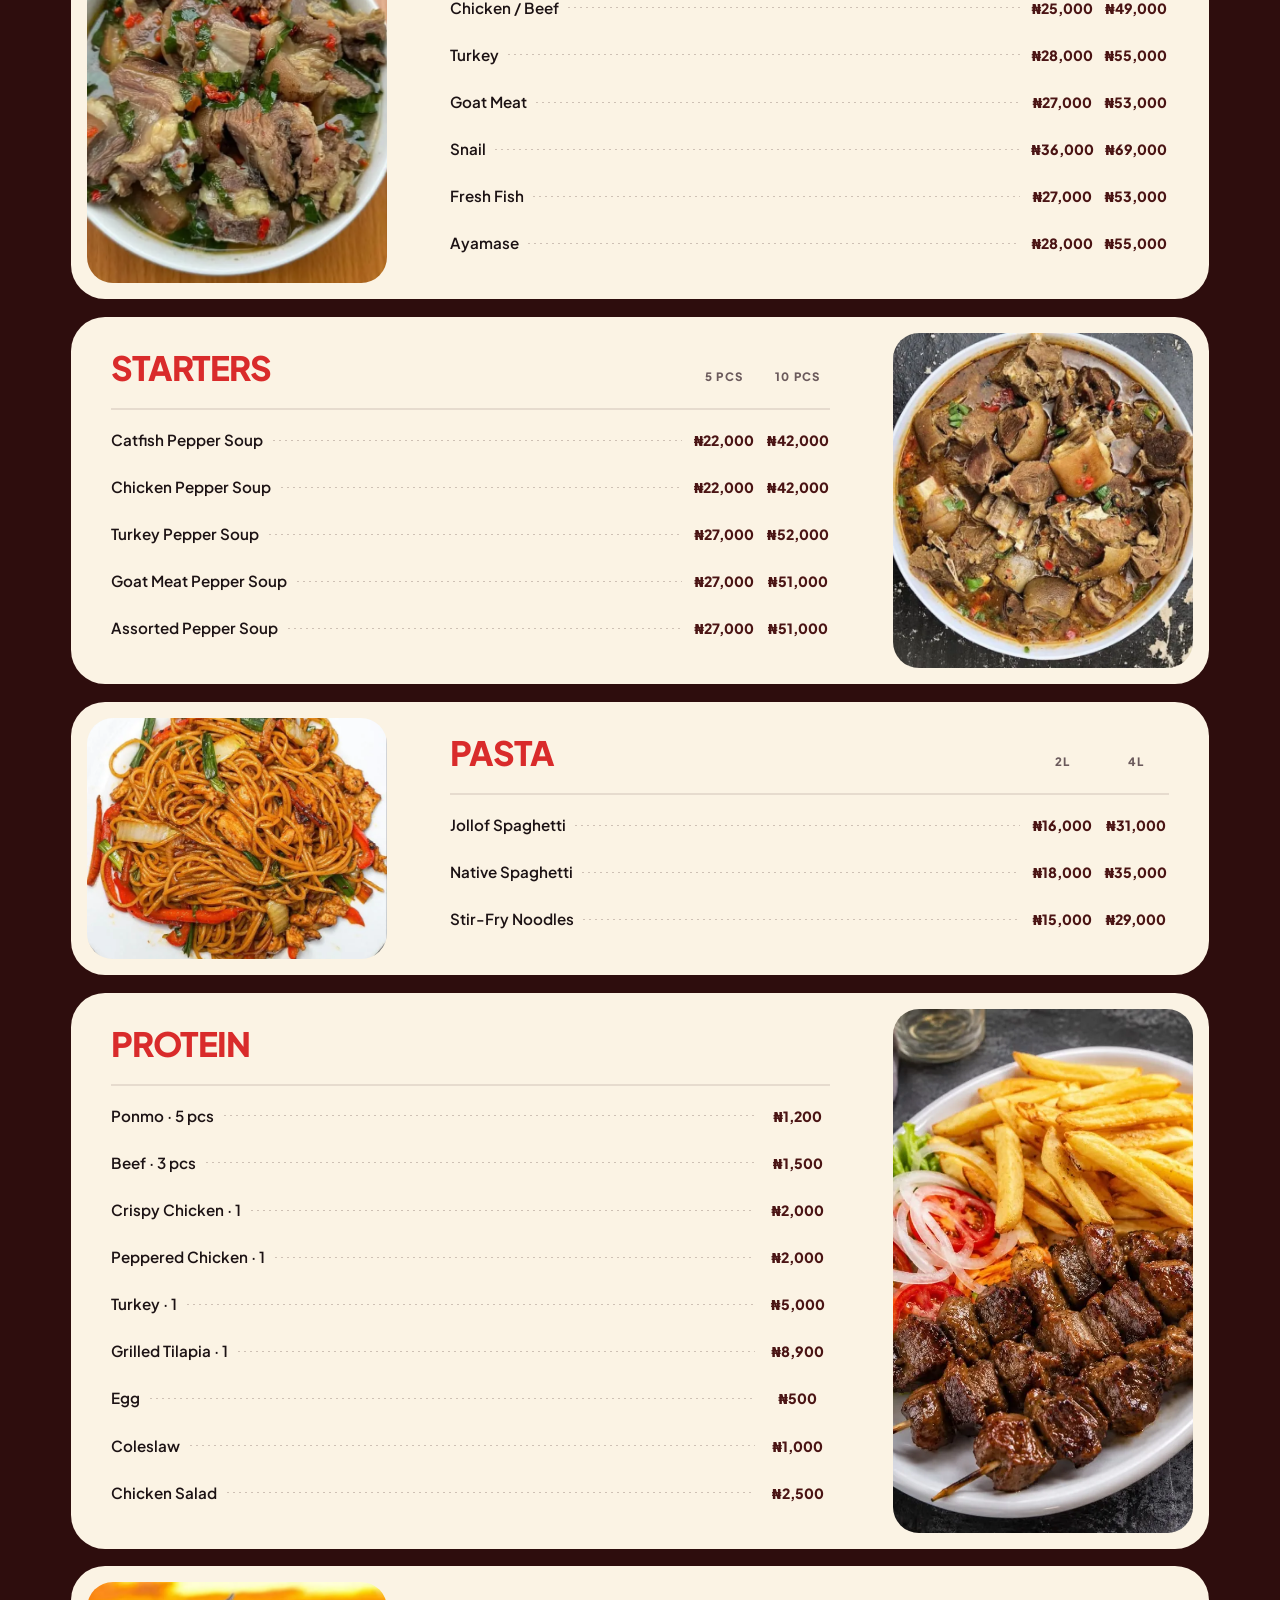
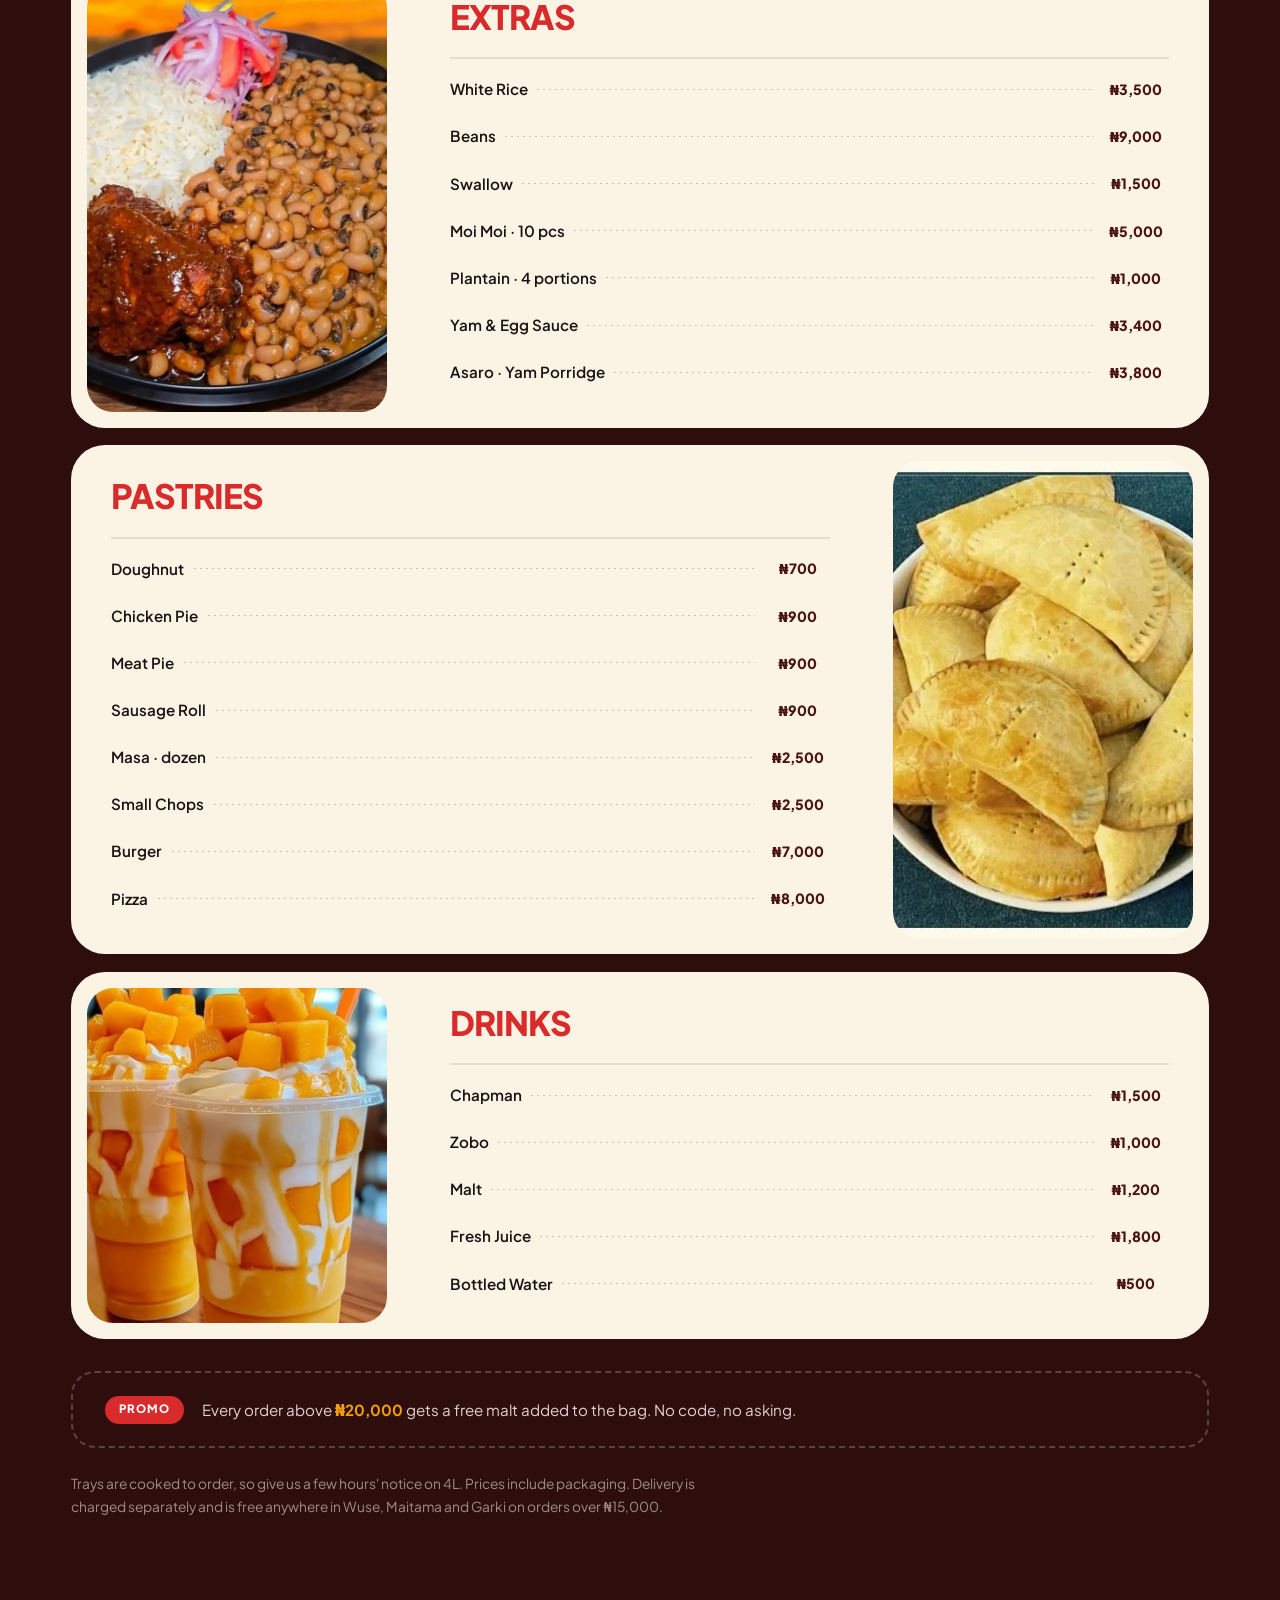
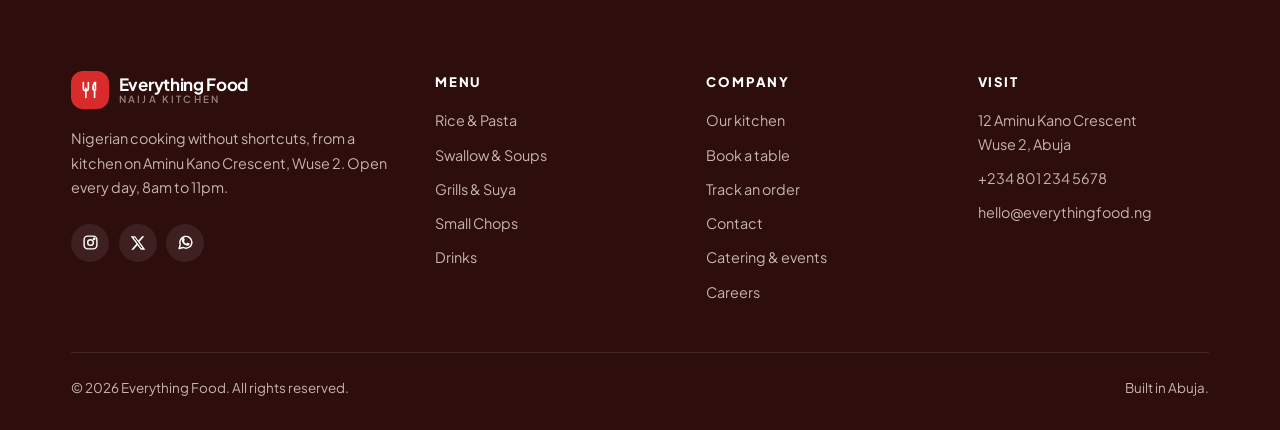
<file: menu.html>
<!DOCTYPE html>
<html lang="en" class="no-js">
<head>
<meta charset="utf-8">
<meta name="viewport" content="width=device-width, initial-scale=1">
<title>Menu — Everything Food, Wuse 2 Abuja</title>
<meta name="description" content="The full Everything Food menu: rice, soups, stew, starters, pasta, protein, extras, pastries and drinks, with 2L and 4L portion prices. Wuse 2, Abuja.">
<meta name="theme-color" content="#2E0D0D">
<link rel="icon" href="/favicon.svg" type="image/svg+xml">
<link rel="canonical" href="https://everything-food-eta.vercel.app/menu">

<meta property="og:type" content="website">
<meta property="og:title" content="Menu — Everything Food">
<meta property="og:description" content="Rice, soups, stew, starters, pasta, protein, extras, pastries and drinks. Kitchen that meets your taste bud choice.">
<meta property="og:image" content="/assets/img/egusi-soup-fufu.webp">
<meta name="twitter:card" content="summary_large_image">

<link rel="preload" as="font" type="font/woff2" href="/assets/font/plus-jakarta-sans.woff2" crossorigin>
<link rel="stylesheet" href="/assets/css/style.css?v=7">
<script>document.documentElement.classList.remove('no-js');</script>
</head>
<body class="page-menu">
<a class="skip-link" href="#main">Skip to content</a>
<div class="progress" id="progress" aria-hidden="true"></div>

<!-- ============================ Top strip ============================ -->
<div class="topbar">
  <div class="shell topbar__inner">
    <p class="topbar__note">
      <svg width="14" height="14" viewBox="0 0 24 24" fill="none" stroke="currentColor" stroke-width="2.2" aria-hidden="true"><circle cx="12" cy="12" r="9"/><path d="M12 7v5l3 2"/></svg>
      Kitchen open daily, 8am – 11pm<span class="topbar__extra"> · Free delivery over ₦15,000</span>
    </p>
    <ul class="topbar__links">
      <li><a href="tel:+2348012345678">+234 801 234 5678</a></li>
      <li><a href="/#contact">Track order</a></li>
    </ul>
  </div>
</div>

<!-- ============================ Header ============================ -->
<header class="site-header" id="header">
  <div class="shell site-header__inner">
    <a class="brand" href="/" aria-label="Everything Food, home">
      <span class="brand__mark" aria-hidden="true">
        <svg width="20" height="20" viewBox="0 0 24 24" fill="none" stroke="currentColor" stroke-width="2" stroke-linecap="round"><path d="M4 3v7a3 3 0 0 0 6 0V3M7 10v11"/><path d="M17.5 3C16 5 15.5 7 15.5 9.5c0 1.4.9 2.5 2 2.5h1V3z"/><path d="M17.5 12v9"/></svg>
      </span>
      <span class="brand__text">
        <b>Everything Food</b>
        <span>Naija Kitchen</span>
      </span>
    </a>

    <nav class="nav" aria-label="Primary">
      <ul class="nav__list">
        <li><a class="nav__link" href="/" data-nav aria-current="false">Home</a></li>
        <li><a class="nav__link" href="/menu" data-nav aria-current="true">Menu</a></li>
        <li><a class="nav__link" href="/about" data-nav>Our Kitchen</a></li>
        <li><a class="nav__link" href="/book" data-nav>Book a Table</a></li>
        <li><a class="nav__link" href="/contact" data-nav>Contact</a></li>
      </ul>
    </nav>

    <div class="header__tools">
      <div class="search">
        <svg width="16" height="16" viewBox="0 0 24 24" fill="none" stroke="currentColor" stroke-width="2.2" aria-hidden="true"><circle cx="11" cy="11" r="7"/><path d="m20 20-3.5-3.5"/></svg>
        <label class="sr-only" for="q">Search the menu</label>
        <input id="q" type="search" placeholder="Search jollof, suya…" autocomplete="off">
      </div>

      <button class="icon-btn" id="cart" type="button" aria-label="Cart, 0 items">
        <svg width="19" height="19" viewBox="0 0 24 24" fill="none" stroke="currentColor" stroke-width="2" stroke-linecap="round" stroke-linejoin="round" aria-hidden="true"><path d="M3 4h2l2.4 11.2a2 2 0 0 0 2 1.6h7.7a2 2 0 0 0 2-1.5L21 8H6"/><circle cx="10" cy="20" r="1.4"/><circle cx="18" cy="20" r="1.4"/></svg>
        <span class="cart-count" id="cart-count" aria-hidden="true">0</span>
      </button>

      <button class="burger" id="burger" type="button" aria-label="Menu" aria-expanded="false" aria-controls="drawer"><span></span></button>
    </div>
  </div>
</header>

<div class="drawer-scrim" id="scrim" hidden></div>
<aside class="drawer" id="drawer" aria-label="Mobile navigation" aria-hidden="true">
  <a class="brand" href="/">
    <span class="brand__mark" aria-hidden="true">
      <svg width="20" height="20" viewBox="0 0 24 24" fill="none" stroke="currentColor" stroke-width="2" stroke-linecap="round"><path d="M4 3v7a3 3 0 0 0 6 0V3M7 10v11"/><path d="M17.5 3C16 5 15.5 7 15.5 9.5c0 1.4.9 2.5 2 2.5h1V3z"/><path d="M17.5 12v9"/></svg>
    </span>
    <span class="brand__text"><b>Everything Food</b><span>Naija Kitchen</span></span>
  </a>
  <nav class="drawer__list" aria-label="Mobile">
    <a href="/">Home</a>
    <a href="/menu">Menu</a>
    <a href="/about">Our Kitchen</a>
    <a href="/book">Book a Table</a>
    <a href="/track">Track an Order</a>
    <a href="/contact">Contact</a>
  </nav>
  <a class="btn btn--primary" href="/menu" style="margin-top:1.75rem">
    Order now
    <svg class="arrow" width="15" height="15" viewBox="0 0 24 24" fill="none" stroke="currentColor" stroke-width="2.4" stroke-linecap="round" aria-hidden="true"><path d="M5 12h13M13 6l6 6-6 6"/></svg>
  </a>
</aside>


<main id="main">

<!-- ============================ Menu masthead ============================ -->
<section class="masthead" id="top">
  <canvas class="embers" id="embers" aria-hidden="true" style="position:absolute;inset:0"></canvas>
  <div class="shell masthead__inner">
    <p class="eyebrow reveal">Wuse 2, Abuja</p>
    <h1 class="masthead__title reveal" style="--reveal-delay:60ms">Food <em>Menu</em></h1>
    <p class="masthead__rule reveal" style="--reveal-delay:100ms" aria-hidden="true"></p>
    <p class="masthead__sub reveal" style="--reveal-delay:140ms">
      Kitchen that meets your taste bud choice. Trays come in 2L and 4L; everything else is
      priced per portion. Tap a price to drop it in your order.
    </p>
  </div>
</section>

<nav class="mnav" id="mnav" aria-label="Menu categories">
  <div class="shell mnav__inner">
    <div class="mnav__chips" id="mnav-chips"><a class="mchip" href="#rice">Rice</a><a class="mchip" href="#soups">Soups</a><a class="mchip" href="#stew">Stew</a><a class="mchip" href="#starters">Starters</a><a class="mchip" href="#pasta">Pasta</a><a class="mchip" href="#protein">Protein</a><a class="mchip" href="#extras">Extras</a><a class="mchip" href="#pastries">Pastries</a><a class="mchip" href="#drinks">Drinks</a></div>
    <p class="mnav__count" id="mnav-count" role="status" aria-live="polite"></p>
  </div>
</nav>

<div class="shell menu-page">

<section class="msection reveal" id="rice">
  <div class="msection__media">
    <img src="/assets/img/jollof-grilled-chicken.webp" alt="Party jollof rice with grilled chicken and fried plantain" width="800" height="800" loading="lazy" decoding="async">
  </div>
  <div class="msection__body">
    <div class="mhead">
      <h2>Rice</h2>
      <div class="mhead__units" aria-hidden="true"><span>2L</span><span>4L</span></div>
    </div>
    <ul class="mlist">
        <li class="mitem" data-search="jollof rice">
          <span class="mitem__name">Jollof Rice</span>
          <span class="mitem__leader" aria-hidden="true"></span>
          <span class="mitem__prices"><button class="mitem__price" type="button" data-name="Jollof Rice" data-unit="2L" data-price="16,000" aria-label="Add Jollof Rice, 2L, 16,000 naira, to your order"><span class="mitem__unit">2L</span><span class="mitem__amount">₦16,000</span></button><button class="mitem__price" type="button" data-name="Jollof Rice" data-unit="4L" data-price="31,000" aria-label="Add Jollof Rice, 4L, 31,000 naira, to your order"><span class="mitem__unit">4L</span><span class="mitem__amount">₦31,000</span></button></span>
        </li>
        <li class="mitem" data-search="fried rice">
          <span class="mitem__name">Fried Rice</span>
          <span class="mitem__leader" aria-hidden="true"></span>
          <span class="mitem__prices"><button class="mitem__price" type="button" data-name="Fried Rice" data-unit="2L" data-price="22,000" aria-label="Add Fried Rice, 2L, 22,000 naira, to your order"><span class="mitem__unit">2L</span><span class="mitem__amount">₦22,000</span></button><button class="mitem__price" type="button" data-name="Fried Rice" data-unit="4L" data-price="43,000" aria-label="Add Fried Rice, 4L, 43,000 naira, to your order"><span class="mitem__unit">4L</span><span class="mitem__amount">₦43,000</span></button></span>
        </li>
        <li class="mitem" data-search="native rice">
          <span class="mitem__name">Native Rice</span>
          <span class="mitem__leader" aria-hidden="true"></span>
          <span class="mitem__prices"><button class="mitem__price" type="button" data-name="Native Rice" data-unit="2L" data-price="19,000" aria-label="Add Native Rice, 2L, 19,000 naira, to your order"><span class="mitem__unit">2L</span><span class="mitem__amount">₦19,000</span></button><button class="mitem__price" type="button" data-name="Native Rice" data-unit="4L" data-price="37,000" aria-label="Add Native Rice, 4L, 37,000 naira, to your order"><span class="mitem__unit">4L</span><span class="mitem__amount">₦37,000</span></button></span>
        </li>
        <li class="mitem" data-search="coconut rice">
          <span class="mitem__name">Coconut Rice</span>
          <span class="mitem__leader" aria-hidden="true"></span>
          <span class="mitem__prices"><button class="mitem__price" type="button" data-name="Coconut Rice" data-unit="2L" data-price="19,000" aria-label="Add Coconut Rice, 2L, 19,000 naira, to your order"><span class="mitem__unit">2L</span><span class="mitem__amount">₦19,000</span></button><button class="mitem__price" type="button" data-name="Coconut Rice" data-unit="4L" data-price="37,000" aria-label="Add Coconut Rice, 4L, 37,000 naira, to your order"><span class="mitem__unit">4L</span><span class="mitem__amount">₦37,000</span></button></span>
        </li>
        <li class="mitem" data-search="basmati jollof">
          <span class="mitem__name">Basmati Jollof</span>
          <span class="mitem__leader" aria-hidden="true"></span>
          <span class="mitem__prices"><button class="mitem__price" type="button" data-name="Basmati Jollof" data-unit="2L" data-price="19,000" aria-label="Add Basmati Jollof, 2L, 19,000 naira, to your order"><span class="mitem__unit">2L</span><span class="mitem__amount">₦19,000</span></button><button class="mitem__price" type="button" data-name="Basmati Jollof" data-unit="4L" data-price="37,000" aria-label="Add Basmati Jollof, 4L, 37,000 naira, to your order"><span class="mitem__unit">4L</span><span class="mitem__amount">₦37,000</span></button></span>
        </li>
        <li class="mitem" data-search="asun rice">
          <span class="mitem__name">Asun Rice</span>
          <span class="mitem__leader" aria-hidden="true"></span>
          <span class="mitem__prices"><button class="mitem__price" type="button" data-name="Asun Rice" data-unit="2L" data-price="25,000" aria-label="Add Asun Rice, 2L, 25,000 naira, to your order"><span class="mitem__unit">2L</span><span class="mitem__amount">₦25,000</span></button><button class="mitem__price" type="button" data-name="Asun Rice" data-unit="4L" data-price="49,000" aria-label="Add Asun Rice, 4L, 49,000 naira, to your order"><span class="mitem__unit">4L</span><span class="mitem__amount">₦49,000</span></button></span>
        </li>
    </ul>
  </div>
</section>
<section class="msection msection--flip reveal" id="soups">
  <div class="msection__media">
    <img src="/assets/img/egusi-soup-fufu.webp" alt="Egusi soup in a clay bowl beside two moulds of pounded yam" width="800" height="800" loading="lazy" decoding="async">
  </div>
  <div class="msection__body">
    <div class="mhead">
      <h2>Soups</h2>
      <div class="mhead__units" aria-hidden="true"><span>2L</span><span>4L</span></div>
    </div>
    <ul class="mlist">
        <li class="mitem" data-search="egusi">
          <span class="mitem__name">Egusi</span>
          <span class="mitem__leader" aria-hidden="true"></span>
          <span class="mitem__prices"><button class="mitem__price" type="button" data-name="Egusi" data-unit="2L" data-price="26,000" aria-label="Add Egusi, 2L, 26,000 naira, to your order"><span class="mitem__unit">2L</span><span class="mitem__amount">₦26,000</span></button><button class="mitem__price" type="button" data-name="Egusi" data-unit="4L" data-price="49,000" aria-label="Add Egusi, 4L, 49,000 naira, to your order"><span class="mitem__unit">4L</span><span class="mitem__amount">₦49,000</span></button></span>
        </li>
        <li class="mitem" data-search="ogbono">
          <span class="mitem__name">Ogbono</span>
          <span class="mitem__leader" aria-hidden="true"></span>
          <span class="mitem__prices"><button class="mitem__price" type="button" data-name="Ogbono" data-unit="2L" data-price="27,000" aria-label="Add Ogbono, 2L, 27,000 naira, to your order"><span class="mitem__unit">2L</span><span class="mitem__amount">₦27,000</span></button><button class="mitem__price" type="button" data-name="Ogbono" data-unit="4L" data-price="52,000" aria-label="Add Ogbono, 4L, 52,000 naira, to your order"><span class="mitem__unit">4L</span><span class="mitem__amount">₦52,000</span></button></span>
        </li>
        <li class="mitem" data-search="okro">
          <span class="mitem__name">Okro</span>
          <span class="mitem__leader" aria-hidden="true"></span>
          <span class="mitem__prices"><button class="mitem__price" type="button" data-name="Okro" data-unit="2L" data-price="25,000" aria-label="Add Okro, 2L, 25,000 naira, to your order"><span class="mitem__unit">2L</span><span class="mitem__amount">₦25,000</span></button><button class="mitem__price" type="button" data-name="Okro" data-unit="4L" data-price="49,000" aria-label="Add Okro, 4L, 49,000 naira, to your order"><span class="mitem__unit">4L</span><span class="mitem__amount">₦49,000</span></button></span>
        </li>
        <li class="mitem" data-search="oha">
          <span class="mitem__name">Oha</span>
          <span class="mitem__leader" aria-hidden="true"></span>
          <span class="mitem__prices"><button class="mitem__price" type="button" data-name="Oha" data-unit="2L" data-price="27,000" aria-label="Add Oha, 2L, 27,000 naira, to your order"><span class="mitem__unit">2L</span><span class="mitem__amount">₦27,000</span></button><button class="mitem__price" type="button" data-name="Oha" data-unit="4L" data-price="51,000" aria-label="Add Oha, 4L, 51,000 naira, to your order"><span class="mitem__unit">4L</span><span class="mitem__amount">₦51,000</span></button></span>
        </li>
        <li class="mitem" data-search="afang">
          <span class="mitem__name">Afang</span>
          <span class="mitem__leader" aria-hidden="true"></span>
          <span class="mitem__prices"><button class="mitem__price" type="button" data-name="Afang" data-unit="2L" data-price="27,000" aria-label="Add Afang, 2L, 27,000 naira, to your order"><span class="mitem__unit">2L</span><span class="mitem__amount">₦27,000</span></button><button class="mitem__price" type="button" data-name="Afang" data-unit="4L" data-price="51,000" aria-label="Add Afang, 4L, 51,000 naira, to your order"><span class="mitem__unit">4L</span><span class="mitem__amount">₦51,000</span></button></span>
        </li>
        <li class="mitem" data-search="banga">
          <span class="mitem__name">Banga</span>
          <span class="mitem__leader" aria-hidden="true"></span>
          <span class="mitem__prices"><button class="mitem__price" type="button" data-name="Banga" data-unit="2L" data-price="27,000" aria-label="Add Banga, 2L, 27,000 naira, to your order"><span class="mitem__unit">2L</span><span class="mitem__amount">₦27,000</span></button><button class="mitem__price" type="button" data-name="Banga" data-unit="4L" data-price="51,000" aria-label="Add Banga, 4L, 51,000 naira, to your order"><span class="mitem__unit">4L</span><span class="mitem__amount">₦51,000</span></button></span>
        </li>
        <li class="mitem" data-search="efo riro">
          <span class="mitem__name">Efo Riro</span>
          <span class="mitem__leader" aria-hidden="true"></span>
          <span class="mitem__prices"><button class="mitem__price" type="button" data-name="Efo Riro" data-unit="2L" data-price="26,000" aria-label="Add Efo Riro, 2L, 26,000 naira, to your order"><span class="mitem__unit">2L</span><span class="mitem__amount">₦26,000</span></button><button class="mitem__price" type="button" data-name="Efo Riro" data-unit="4L" data-price="50,000" aria-label="Add Efo Riro, 4L, 50,000 naira, to your order"><span class="mitem__unit">4L</span><span class="mitem__amount">₦50,000</span></button></span>
        </li>
    </ul>
  </div>
</section>
<section class="msection reveal" id="stew">
  <div class="msection__media">
    <img src="/assets/img/goat-meat-stew.webp" alt="Goat meat stewed with garden egg and greens" width="800" height="800" loading="lazy" decoding="async">
  </div>
  <div class="msection__body">
    <div class="mhead">
      <h2>Stew</h2>
      <div class="mhead__units" aria-hidden="true"><span>2L</span><span>4L</span></div>
    </div>
    <ul class="mlist">
        <li class="mitem" data-search="chicken / beef">
          <span class="mitem__name">Chicken / Beef</span>
          <span class="mitem__leader" aria-hidden="true"></span>
          <span class="mitem__prices"><button class="mitem__price" type="button" data-name="Chicken / Beef" data-unit="2L" data-price="25,000" aria-label="Add Chicken / Beef, 2L, 25,000 naira, to your order"><span class="mitem__unit">2L</span><span class="mitem__amount">₦25,000</span></button><button class="mitem__price" type="button" data-name="Chicken / Beef" data-unit="4L" data-price="49,000" aria-label="Add Chicken / Beef, 4L, 49,000 naira, to your order"><span class="mitem__unit">4L</span><span class="mitem__amount">₦49,000</span></button></span>
        </li>
        <li class="mitem" data-search="turkey">
          <span class="mitem__name">Turkey</span>
          <span class="mitem__leader" aria-hidden="true"></span>
          <span class="mitem__prices"><button class="mitem__price" type="button" data-name="Turkey" data-unit="2L" data-price="28,000" aria-label="Add Turkey, 2L, 28,000 naira, to your order"><span class="mitem__unit">2L</span><span class="mitem__amount">₦28,000</span></button><button class="mitem__price" type="button" data-name="Turkey" data-unit="4L" data-price="55,000" aria-label="Add Turkey, 4L, 55,000 naira, to your order"><span class="mitem__unit">4L</span><span class="mitem__amount">₦55,000</span></button></span>
        </li>
        <li class="mitem" data-search="goat meat">
          <span class="mitem__name">Goat Meat</span>
          <span class="mitem__leader" aria-hidden="true"></span>
          <span class="mitem__prices"><button class="mitem__price" type="button" data-name="Goat Meat" data-unit="2L" data-price="27,000" aria-label="Add Goat Meat, 2L, 27,000 naira, to your order"><span class="mitem__unit">2L</span><span class="mitem__amount">₦27,000</span></button><button class="mitem__price" type="button" data-name="Goat Meat" data-unit="4L" data-price="53,000" aria-label="Add Goat Meat, 4L, 53,000 naira, to your order"><span class="mitem__unit">4L</span><span class="mitem__amount">₦53,000</span></button></span>
        </li>
        <li class="mitem" data-search="snail">
          <span class="mitem__name">Snail</span>
          <span class="mitem__leader" aria-hidden="true"></span>
          <span class="mitem__prices"><button class="mitem__price" type="button" data-name="Snail" data-unit="2L" data-price="36,000" aria-label="Add Snail, 2L, 36,000 naira, to your order"><span class="mitem__unit">2L</span><span class="mitem__amount">₦36,000</span></button><button class="mitem__price" type="button" data-name="Snail" data-unit="4L" data-price="69,000" aria-label="Add Snail, 4L, 69,000 naira, to your order"><span class="mitem__unit">4L</span><span class="mitem__amount">₦69,000</span></button></span>
        </li>
        <li class="mitem" data-search="fresh fish">
          <span class="mitem__name">Fresh Fish</span>
          <span class="mitem__leader" aria-hidden="true"></span>
          <span class="mitem__prices"><button class="mitem__price" type="button" data-name="Fresh Fish" data-unit="2L" data-price="27,000" aria-label="Add Fresh Fish, 2L, 27,000 naira, to your order"><span class="mitem__unit">2L</span><span class="mitem__amount">₦27,000</span></button><button class="mitem__price" type="button" data-name="Fresh Fish" data-unit="4L" data-price="53,000" aria-label="Add Fresh Fish, 4L, 53,000 naira, to your order"><span class="mitem__unit">4L</span><span class="mitem__amount">₦53,000</span></button></span>
        </li>
        <li class="mitem" data-search="ayamase">
          <span class="mitem__name">Ayamase</span>
          <span class="mitem__leader" aria-hidden="true"></span>
          <span class="mitem__prices"><button class="mitem__price" type="button" data-name="Ayamase" data-unit="2L" data-price="28,000" aria-label="Add Ayamase, 2L, 28,000 naira, to your order"><span class="mitem__unit">2L</span><span class="mitem__amount">₦28,000</span></button><button class="mitem__price" type="button" data-name="Ayamase" data-unit="4L" data-price="55,000" aria-label="Add Ayamase, 4L, 55,000 naira, to your order"><span class="mitem__unit">4L</span><span class="mitem__amount">₦55,000</span></button></span>
        </li>
    </ul>
  </div>
</section>
<section class="msection msection--flip reveal" id="starters">
  <div class="msection__media">
    <img src="/assets/img/assorted-pepper-soup.webp" alt="Assorted meat pepper soup in a wide white bowl" width="800" height="800" loading="lazy" decoding="async">
  </div>
  <div class="msection__body">
    <div class="mhead">
      <h2>Starters</h2>
      <div class="mhead__units" aria-hidden="true"><span>5 pcs</span><span>10 pcs</span></div>
    </div>
    <ul class="mlist">
        <li class="mitem" data-search="catfish pepper soup">
          <span class="mitem__name">Catfish Pepper Soup</span>
          <span class="mitem__leader" aria-hidden="true"></span>
          <span class="mitem__prices"><button class="mitem__price" type="button" data-name="Catfish Pepper Soup" data-unit="5 pcs" data-price="22,000" aria-label="Add Catfish Pepper Soup, 5 pcs, 22,000 naira, to your order"><span class="mitem__unit">5 pcs</span><span class="mitem__amount">₦22,000</span></button><button class="mitem__price" type="button" data-name="Catfish Pepper Soup" data-unit="10 pcs" data-price="42,000" aria-label="Add Catfish Pepper Soup, 10 pcs, 42,000 naira, to your order"><span class="mitem__unit">10 pcs</span><span class="mitem__amount">₦42,000</span></button></span>
        </li>
        <li class="mitem" data-search="chicken pepper soup">
          <span class="mitem__name">Chicken Pepper Soup</span>
          <span class="mitem__leader" aria-hidden="true"></span>
          <span class="mitem__prices"><button class="mitem__price" type="button" data-name="Chicken Pepper Soup" data-unit="5 pcs" data-price="22,000" aria-label="Add Chicken Pepper Soup, 5 pcs, 22,000 naira, to your order"><span class="mitem__unit">5 pcs</span><span class="mitem__amount">₦22,000</span></button><button class="mitem__price" type="button" data-name="Chicken Pepper Soup" data-unit="10 pcs" data-price="42,000" aria-label="Add Chicken Pepper Soup, 10 pcs, 42,000 naira, to your order"><span class="mitem__unit">10 pcs</span><span class="mitem__amount">₦42,000</span></button></span>
        </li>
        <li class="mitem" data-search="turkey pepper soup">
          <span class="mitem__name">Turkey Pepper Soup</span>
          <span class="mitem__leader" aria-hidden="true"></span>
          <span class="mitem__prices"><button class="mitem__price" type="button" data-name="Turkey Pepper Soup" data-unit="5 pcs" data-price="27,000" aria-label="Add Turkey Pepper Soup, 5 pcs, 27,000 naira, to your order"><span class="mitem__unit">5 pcs</span><span class="mitem__amount">₦27,000</span></button><button class="mitem__price" type="button" data-name="Turkey Pepper Soup" data-unit="10 pcs" data-price="52,000" aria-label="Add Turkey Pepper Soup, 10 pcs, 52,000 naira, to your order"><span class="mitem__unit">10 pcs</span><span class="mitem__amount">₦52,000</span></button></span>
        </li>
        <li class="mitem" data-search="goat meat pepper soup">
          <span class="mitem__name">Goat Meat Pepper Soup</span>
          <span class="mitem__leader" aria-hidden="true"></span>
          <span class="mitem__prices"><button class="mitem__price" type="button" data-name="Goat Meat Pepper Soup" data-unit="5 pcs" data-price="27,000" aria-label="Add Goat Meat Pepper Soup, 5 pcs, 27,000 naira, to your order"><span class="mitem__unit">5 pcs</span><span class="mitem__amount">₦27,000</span></button><button class="mitem__price" type="button" data-name="Goat Meat Pepper Soup" data-unit="10 pcs" data-price="51,000" aria-label="Add Goat Meat Pepper Soup, 10 pcs, 51,000 naira, to your order"><span class="mitem__unit">10 pcs</span><span class="mitem__amount">₦51,000</span></button></span>
        </li>
        <li class="mitem" data-search="assorted pepper soup">
          <span class="mitem__name">Assorted Pepper Soup</span>
          <span class="mitem__leader" aria-hidden="true"></span>
          <span class="mitem__prices"><button class="mitem__price" type="button" data-name="Assorted Pepper Soup" data-unit="5 pcs" data-price="27,000" aria-label="Add Assorted Pepper Soup, 5 pcs, 27,000 naira, to your order"><span class="mitem__unit">5 pcs</span><span class="mitem__amount">₦27,000</span></button><button class="mitem__price" type="button" data-name="Assorted Pepper Soup" data-unit="10 pcs" data-price="51,000" aria-label="Add Assorted Pepper Soup, 10 pcs, 51,000 naira, to your order"><span class="mitem__unit">10 pcs</span><span class="mitem__amount">₦51,000</span></button></span>
        </li>
    </ul>
  </div>
</section>
<section class="msection reveal" id="pasta">
  <div class="msection__media">
    <img src="/assets/img/jollof-spaghetti.webp" alt="Jollof spaghetti tossed with peppers and spring onion" width="800" height="800" loading="lazy" decoding="async">
  </div>
  <div class="msection__body">
    <div class="mhead">
      <h2>Pasta</h2>
      <div class="mhead__units" aria-hidden="true"><span>2L</span><span>4L</span></div>
    </div>
    <ul class="mlist">
        <li class="mitem" data-search="jollof spaghetti">
          <span class="mitem__name">Jollof Spaghetti</span>
          <span class="mitem__leader" aria-hidden="true"></span>
          <span class="mitem__prices"><button class="mitem__price" type="button" data-name="Jollof Spaghetti" data-unit="2L" data-price="16,000" aria-label="Add Jollof Spaghetti, 2L, 16,000 naira, to your order"><span class="mitem__unit">2L</span><span class="mitem__amount">₦16,000</span></button><button class="mitem__price" type="button" data-name="Jollof Spaghetti" data-unit="4L" data-price="31,000" aria-label="Add Jollof Spaghetti, 4L, 31,000 naira, to your order"><span class="mitem__unit">4L</span><span class="mitem__amount">₦31,000</span></button></span>
        </li>
        <li class="mitem" data-search="native spaghetti">
          <span class="mitem__name">Native Spaghetti</span>
          <span class="mitem__leader" aria-hidden="true"></span>
          <span class="mitem__prices"><button class="mitem__price" type="button" data-name="Native Spaghetti" data-unit="2L" data-price="18,000" aria-label="Add Native Spaghetti, 2L, 18,000 naira, to your order"><span class="mitem__unit">2L</span><span class="mitem__amount">₦18,000</span></button><button class="mitem__price" type="button" data-name="Native Spaghetti" data-unit="4L" data-price="35,000" aria-label="Add Native Spaghetti, 4L, 35,000 naira, to your order"><span class="mitem__unit">4L</span><span class="mitem__amount">₦35,000</span></button></span>
        </li>
        <li class="mitem" data-search="stir-fry noodles">
          <span class="mitem__name">Stir-Fry Noodles</span>
          <span class="mitem__leader" aria-hidden="true"></span>
          <span class="mitem__prices"><button class="mitem__price" type="button" data-name="Stir-Fry Noodles" data-unit="2L" data-price="15,000" aria-label="Add Stir-Fry Noodles, 2L, 15,000 naira, to your order"><span class="mitem__unit">2L</span><span class="mitem__amount">₦15,000</span></button><button class="mitem__price" type="button" data-name="Stir-Fry Noodles" data-unit="4L" data-price="29,000" aria-label="Add Stir-Fry Noodles, 4L, 29,000 naira, to your order"><span class="mitem__unit">4L</span><span class="mitem__amount">₦29,000</span></button></span>
        </li>
    </ul>
  </div>
</section>
<section class="msection msection--flip reveal" id="protein">
  <div class="msection__media">
    <img src="/assets/img/suya-skewers.webp" alt="Beef suya skewers plated with chips and fresh salad" width="800" height="800" loading="lazy" decoding="async">
  </div>
  <div class="msection__body">
    <div class="mhead">
      <h2>Protein</h2>
      
    </div>
    <ul class="mlist">
        <li class="mitem" data-search="ponmo · 5 pcs">
          <span class="mitem__name">Ponmo · 5 pcs</span>
          <span class="mitem__leader" aria-hidden="true"></span>
          <span class="mitem__prices"><button class="mitem__price" type="button" data-name="Ponmo · 5 pcs" data-unit="" data-price="1,200" aria-label="Add Ponmo · 5 pcs, 1,200 naira, to your order"><span class="mitem__amount">₦1,200</span></button></span>
        </li>
        <li class="mitem" data-search="beef · 3 pcs">
          <span class="mitem__name">Beef · 3 pcs</span>
          <span class="mitem__leader" aria-hidden="true"></span>
          <span class="mitem__prices"><button class="mitem__price" type="button" data-name="Beef · 3 pcs" data-unit="" data-price="1,500" aria-label="Add Beef · 3 pcs, 1,500 naira, to your order"><span class="mitem__amount">₦1,500</span></button></span>
        </li>
        <li class="mitem" data-search="crispy chicken · 1">
          <span class="mitem__name">Crispy Chicken · 1</span>
          <span class="mitem__leader" aria-hidden="true"></span>
          <span class="mitem__prices"><button class="mitem__price" type="button" data-name="Crispy Chicken · 1" data-unit="" data-price="2,000" aria-label="Add Crispy Chicken · 1, 2,000 naira, to your order"><span class="mitem__amount">₦2,000</span></button></span>
        </li>
        <li class="mitem" data-search="peppered chicken · 1">
          <span class="mitem__name">Peppered Chicken · 1</span>
          <span class="mitem__leader" aria-hidden="true"></span>
          <span class="mitem__prices"><button class="mitem__price" type="button" data-name="Peppered Chicken · 1" data-unit="" data-price="2,000" aria-label="Add Peppered Chicken · 1, 2,000 naira, to your order"><span class="mitem__amount">₦2,000</span></button></span>
        </li>
        <li class="mitem" data-search="turkey · 1">
          <span class="mitem__name">Turkey · 1</span>
          <span class="mitem__leader" aria-hidden="true"></span>
          <span class="mitem__prices"><button class="mitem__price" type="button" data-name="Turkey · 1" data-unit="" data-price="5,000" aria-label="Add Turkey · 1, 5,000 naira, to your order"><span class="mitem__amount">₦5,000</span></button></span>
        </li>
        <li class="mitem" data-search="grilled tilapia · 1">
          <span class="mitem__name">Grilled Tilapia · 1</span>
          <span class="mitem__leader" aria-hidden="true"></span>
          <span class="mitem__prices"><button class="mitem__price" type="button" data-name="Grilled Tilapia · 1" data-unit="" data-price="8,900" aria-label="Add Grilled Tilapia · 1, 8,900 naira, to your order"><span class="mitem__amount">₦8,900</span></button></span>
        </li>
        <li class="mitem" data-search="egg">
          <span class="mitem__name">Egg</span>
          <span class="mitem__leader" aria-hidden="true"></span>
          <span class="mitem__prices"><button class="mitem__price" type="button" data-name="Egg" data-unit="" data-price="500" aria-label="Add Egg, 500 naira, to your order"><span class="mitem__amount">₦500</span></button></span>
        </li>
        <li class="mitem" data-search="coleslaw">
          <span class="mitem__name">Coleslaw</span>
          <span class="mitem__leader" aria-hidden="true"></span>
          <span class="mitem__prices"><button class="mitem__price" type="button" data-name="Coleslaw" data-unit="" data-price="1,000" aria-label="Add Coleslaw, 1,000 naira, to your order"><span class="mitem__amount">₦1,000</span></button></span>
        </li>
        <li class="mitem" data-search="chicken salad">
          <span class="mitem__name">Chicken Salad</span>
          <span class="mitem__leader" aria-hidden="true"></span>
          <span class="mitem__prices"><button class="mitem__price" type="button" data-name="Chicken Salad" data-unit="" data-price="2,500" aria-label="Add Chicken Salad, 2,500 naira, to your order"><span class="mitem__amount">₦2,500</span></button></span>
        </li>
    </ul>
  </div>
</section>
<section class="msection reveal" id="extras">
  <div class="msection__media">
    <img src="/assets/img/rice-beans-plantain.webp" alt="Rice and beans with plantain and stewed chicken" width="800" height="800" loading="lazy" decoding="async">
  </div>
  <div class="msection__body">
    <div class="mhead">
      <h2>Extras</h2>
      
    </div>
    <ul class="mlist">
        <li class="mitem" data-search="white rice">
          <span class="mitem__name">White Rice</span>
          <span class="mitem__leader" aria-hidden="true"></span>
          <span class="mitem__prices"><button class="mitem__price" type="button" data-name="White Rice" data-unit="" data-price="3,500" aria-label="Add White Rice, 3,500 naira, to your order"><span class="mitem__amount">₦3,500</span></button></span>
        </li>
        <li class="mitem" data-search="beans">
          <span class="mitem__name">Beans</span>
          <span class="mitem__leader" aria-hidden="true"></span>
          <span class="mitem__prices"><button class="mitem__price" type="button" data-name="Beans" data-unit="" data-price="9,000" aria-label="Add Beans, 9,000 naira, to your order"><span class="mitem__amount">₦9,000</span></button></span>
        </li>
        <li class="mitem" data-search="swallow">
          <span class="mitem__name">Swallow</span>
          <span class="mitem__leader" aria-hidden="true"></span>
          <span class="mitem__prices"><button class="mitem__price" type="button" data-name="Swallow" data-unit="" data-price="1,500" aria-label="Add Swallow, 1,500 naira, to your order"><span class="mitem__amount">₦1,500</span></button></span>
        </li>
        <li class="mitem" data-search="moi moi · 10 pcs">
          <span class="mitem__name">Moi Moi · 10 pcs</span>
          <span class="mitem__leader" aria-hidden="true"></span>
          <span class="mitem__prices"><button class="mitem__price" type="button" data-name="Moi Moi · 10 pcs" data-unit="" data-price="5,000" aria-label="Add Moi Moi · 10 pcs, 5,000 naira, to your order"><span class="mitem__amount">₦5,000</span></button></span>
        </li>
        <li class="mitem" data-search="plantain · 4 portions">
          <span class="mitem__name">Plantain · 4 portions</span>
          <span class="mitem__leader" aria-hidden="true"></span>
          <span class="mitem__prices"><button class="mitem__price" type="button" data-name="Plantain · 4 portions" data-unit="" data-price="1,000" aria-label="Add Plantain · 4 portions, 1,000 naira, to your order"><span class="mitem__amount">₦1,000</span></button></span>
        </li>
        <li class="mitem" data-search="yam &amp; egg sauce">
          <span class="mitem__name">Yam &amp; Egg Sauce</span>
          <span class="mitem__leader" aria-hidden="true"></span>
          <span class="mitem__prices"><button class="mitem__price" type="button" data-name="Yam &amp; Egg Sauce" data-unit="" data-price="3,400" aria-label="Add Yam &amp; Egg Sauce, 3,400 naira, to your order"><span class="mitem__amount">₦3,400</span></button></span>
        </li>
        <li class="mitem" data-search="asaro · yam porridge">
          <span class="mitem__name">Asaro · Yam Porridge</span>
          <span class="mitem__leader" aria-hidden="true"></span>
          <span class="mitem__prices"><button class="mitem__price" type="button" data-name="Asaro · Yam Porridge" data-unit="" data-price="3,800" aria-label="Add Asaro · Yam Porridge, 3,800 naira, to your order"><span class="mitem__amount">₦3,800</span></button></span>
        </li>
    </ul>
  </div>
</section>
<section class="msection msection--flip reveal" id="pastries">
  <div class="msection__media">
    <img src="/assets/img/meat-pie.webp" alt="A bowl of golden Nigerian meat pies" width="800" height="800" loading="lazy" decoding="async">
  </div>
  <div class="msection__body">
    <div class="mhead">
      <h2>Pastries</h2>
      
    </div>
    <ul class="mlist">
        <li class="mitem" data-search="doughnut">
          <span class="mitem__name">Doughnut</span>
          <span class="mitem__leader" aria-hidden="true"></span>
          <span class="mitem__prices"><button class="mitem__price" type="button" data-name="Doughnut" data-unit="" data-price="700" aria-label="Add Doughnut, 700 naira, to your order"><span class="mitem__amount">₦700</span></button></span>
        </li>
        <li class="mitem" data-search="chicken pie">
          <span class="mitem__name">Chicken Pie</span>
          <span class="mitem__leader" aria-hidden="true"></span>
          <span class="mitem__prices"><button class="mitem__price" type="button" data-name="Chicken Pie" data-unit="" data-price="900" aria-label="Add Chicken Pie, 900 naira, to your order"><span class="mitem__amount">₦900</span></button></span>
        </li>
        <li class="mitem" data-search="meat pie">
          <span class="mitem__name">Meat Pie</span>
          <span class="mitem__leader" aria-hidden="true"></span>
          <span class="mitem__prices"><button class="mitem__price" type="button" data-name="Meat Pie" data-unit="" data-price="900" aria-label="Add Meat Pie, 900 naira, to your order"><span class="mitem__amount">₦900</span></button></span>
        </li>
        <li class="mitem" data-search="sausage roll">
          <span class="mitem__name">Sausage Roll</span>
          <span class="mitem__leader" aria-hidden="true"></span>
          <span class="mitem__prices"><button class="mitem__price" type="button" data-name="Sausage Roll" data-unit="" data-price="900" aria-label="Add Sausage Roll, 900 naira, to your order"><span class="mitem__amount">₦900</span></button></span>
        </li>
        <li class="mitem" data-search="masa · dozen">
          <span class="mitem__name">Masa · dozen</span>
          <span class="mitem__leader" aria-hidden="true"></span>
          <span class="mitem__prices"><button class="mitem__price" type="button" data-name="Masa · dozen" data-unit="" data-price="2,500" aria-label="Add Masa · dozen, 2,500 naira, to your order"><span class="mitem__amount">₦2,500</span></button></span>
        </li>
        <li class="mitem" data-search="small chops">
          <span class="mitem__name">Small Chops</span>
          <span class="mitem__leader" aria-hidden="true"></span>
          <span class="mitem__prices"><button class="mitem__price" type="button" data-name="Small Chops" data-unit="" data-price="2,500" aria-label="Add Small Chops, 2,500 naira, to your order"><span class="mitem__amount">₦2,500</span></button></span>
        </li>
        <li class="mitem" data-search="burger">
          <span class="mitem__name">Burger</span>
          <span class="mitem__leader" aria-hidden="true"></span>
          <span class="mitem__prices"><button class="mitem__price" type="button" data-name="Burger" data-unit="" data-price="7,000" aria-label="Add Burger, 7,000 naira, to your order"><span class="mitem__amount">₦7,000</span></button></span>
        </li>
        <li class="mitem" data-search="pizza">
          <span class="mitem__name">Pizza</span>
          <span class="mitem__leader" aria-hidden="true"></span>
          <span class="mitem__prices"><button class="mitem__price" type="button" data-name="Pizza" data-unit="" data-price="8,000" aria-label="Add Pizza, 8,000 naira, to your order"><span class="mitem__amount">₦8,000</span></button></span>
        </li>
    </ul>
  </div>
</section>
<section class="msection reveal" id="drinks">
  <div class="msection__media">
    <img src="/assets/img/chapman-drinks.webp" alt="Cups of chilled Chapman with fruit" width="800" height="800" loading="lazy" decoding="async">
  </div>
  <div class="msection__body">
    <div class="mhead">
      <h2>Drinks</h2>
      
    </div>
    <ul class="mlist">
        <li class="mitem" data-search="chapman">
          <span class="mitem__name">Chapman</span>
          <span class="mitem__leader" aria-hidden="true"></span>
          <span class="mitem__prices"><button class="mitem__price" type="button" data-name="Chapman" data-unit="" data-price="1,500" aria-label="Add Chapman, 1,500 naira, to your order"><span class="mitem__amount">₦1,500</span></button></span>
        </li>
        <li class="mitem" data-search="zobo">
          <span class="mitem__name">Zobo</span>
          <span class="mitem__leader" aria-hidden="true"></span>
          <span class="mitem__prices"><button class="mitem__price" type="button" data-name="Zobo" data-unit="" data-price="1,000" aria-label="Add Zobo, 1,000 naira, to your order"><span class="mitem__amount">₦1,000</span></button></span>
        </li>
        <li class="mitem" data-search="malt">
          <span class="mitem__name">Malt</span>
          <span class="mitem__leader" aria-hidden="true"></span>
          <span class="mitem__prices"><button class="mitem__price" type="button" data-name="Malt" data-unit="" data-price="1,200" aria-label="Add Malt, 1,200 naira, to your order"><span class="mitem__amount">₦1,200</span></button></span>
        </li>
        <li class="mitem" data-search="fresh juice">
          <span class="mitem__name">Fresh Juice</span>
          <span class="mitem__leader" aria-hidden="true"></span>
          <span class="mitem__prices"><button class="mitem__price" type="button" data-name="Fresh Juice" data-unit="" data-price="1,800" aria-label="Add Fresh Juice, 1,800 naira, to your order"><span class="mitem__amount">₦1,800</span></button></span>
        </li>
        <li class="mitem" data-search="bottled water">
          <span class="mitem__name">Bottled Water</span>
          <span class="mitem__leader" aria-hidden="true"></span>
          <span class="mitem__prices"><button class="mitem__price" type="button" data-name="Bottled Water" data-unit="" data-price="500" aria-label="Add Bottled Water, 500 naira, to your order"><span class="mitem__amount">₦500</span></button></span>
        </li>
    </ul>
  </div>
</section>

  <aside class="promo-strip reveal">
    <span class="promo-strip__tag">Promo</span>
    <p>Every order above <b>₦20,000</b> gets a free malt added to the bag. No code, no asking.</p>
  </aside>

  <p class="menu-note reveal">
    Trays are cooked to order, so give us a few hours' notice on 4L. Prices include packaging.
    Delivery is charged separately and is free anywhere in Wuse, Maitama and Garki on orders
    over ₦15,000.
  </p>
</div>
</main>

<!-- ============================ Footer ============================ -->
<footer class="site-footer">
  <div class="shell">
    <div class="footer__grid">
      <div class="footer">
        <a class="brand" href="/">
          <span class="brand__mark" aria-hidden="true">
            <svg width="20" height="20" viewBox="0 0 24 24" fill="none" stroke="currentColor" stroke-width="2" stroke-linecap="round"><path d="M4 3v7a3 3 0 0 0 6 0V3M7 10v11"/><path d="M17.5 3C16 5 15.5 7 15.5 9.5c0 1.4.9 2.5 2 2.5h1V3z"/><path d="M17.5 12v9"/></svg>
          </span>
          <span class="brand__text"><b>Everything Food</b><span>Naija Kitchen</span></span>
        </a>
        <p class="footer__about">Nigerian cooking without shortcuts, from a kitchen on Aminu Kano Crescent, Wuse 2. Open every day, 8am to 11pm.</p>
        <div class="socials">
          <a href="#" aria-label="Everything Food on Instagram"><svg width="17" height="17" viewBox="0 0 24 24" fill="none" stroke="currentColor" stroke-width="2" aria-hidden="true"><rect x="3" y="3" width="18" height="18" rx="5"/><circle cx="12" cy="12" r="4"/><circle cx="17.2" cy="6.8" r="1"/></svg></a>
          <a href="#" aria-label="Everything Food on X"><svg width="16" height="16" viewBox="0 0 24 24" fill="currentColor" aria-hidden="true"><path d="M18.2 2h3.3l-7.2 8.3L23 22h-6.6l-5.2-6.8L5.2 22H1.9l7.7-8.8L1 2h6.8l4.7 6.2zm-1.2 18h1.8L7.1 3.9H5.2z"/></svg></a>
          <a href="#" aria-label="Everything Food on WhatsApp"><svg width="17" height="17" viewBox="0 0 24 24" fill="none" stroke="currentColor" stroke-width="2" stroke-linecap="round" stroke-linejoin="round" aria-hidden="true"><path d="M21 11.5a8.4 8.4 0 0 1-12.3 7.5L3 20.5l1.6-5.5A8.5 8.5 0 1 1 21 11.5z"/><path d="M8.6 9.2c.3 2.6 2.8 5 5.4 5.4l1-1.4 1.8.9c-.3 1.2-1.6 1.6-2.8 1.3-3-.7-5.5-3.2-6.2-6.2-.3-1.2.1-2.5 1.3-2.8l.9 1.8z"/></svg></a>
        </div>
      </div>

      <div class="footer">
        <h4>Menu</h4>
        <nav class="footer__links" aria-label="Menu categories">
          <a href="/menu">Rice &amp; Pasta</a>
          <a href="/menu">Swallow &amp; Soups</a>
          <a href="/menu">Grills &amp; Suya</a>
          <a href="/menu">Small Chops</a>
          <a href="/#popular">Drinks</a>
        </nav>
      </div>

      <div class="footer">
        <h4>Company</h4>
        <nav class="footer__links" aria-label="Company">
          <a href="/about">Our kitchen</a>
          <a href="/book">Book a table</a>
          <a href="/track">Track an order</a>
          <a href="/contact">Contact</a>
          <a href="/contact#catering">Catering &amp; events</a>
          <a href="/about#careers">Careers</a>
        </nav>
      </div>

      <div class="footer">
        <h4>Visit</h4>
        <div class="footer__links">
          <span>12 Aminu Kano Crescent<br>Wuse 2, Abuja</span>
          <a href="tel:+2348012345678">+234 801 234 5678</a>
          <a href="mailto:hello@everythingfood.ng">hello@everythingfood.ng</a>
        </div>
      </div>
    </div>

    <div class="footer__base">
      <span>© <span id="year">2026</span> Everything Food. All rights reserved.</span>
      <span>Built in Abuja.</span>
    </div>
  </div>
</footer>

<div class="toast" id="toast" role="status" aria-live="polite"><span class="dot" aria-hidden="true"></span><span id="toast-text"></span></div>

<button class="to-top" id="to-top" type="button" aria-label="Back to top">
  <svg width="17" height="17" viewBox="0 0 24 24" fill="none" stroke="currentColor" stroke-width="2.4" stroke-linecap="round" aria-hidden="true"><path d="M12 19V6M6 12l6-6 6 6"/></svg>
</button>


<script src="/assets/js/main.js?v=7" defer></script>
<script src="/assets/js/menu.js?v=7" defer></script>
</body>
</html>
</file>
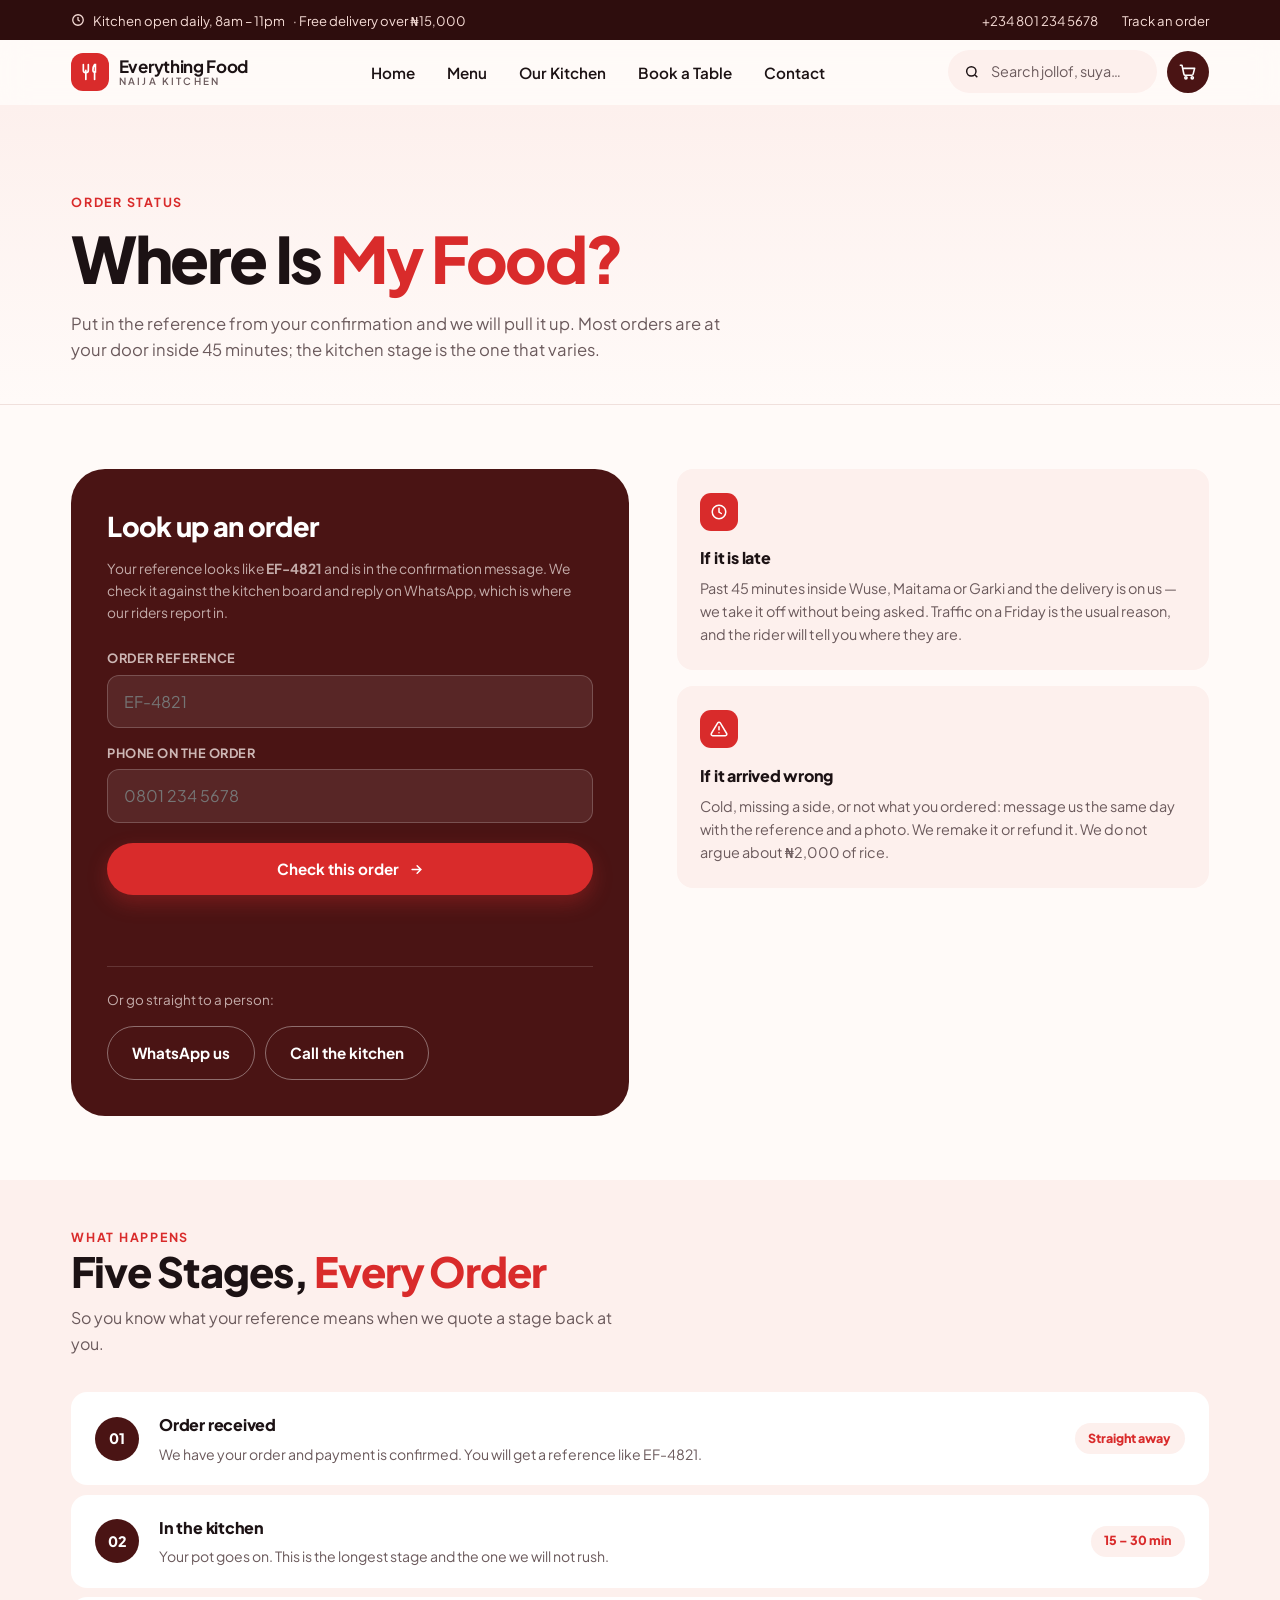
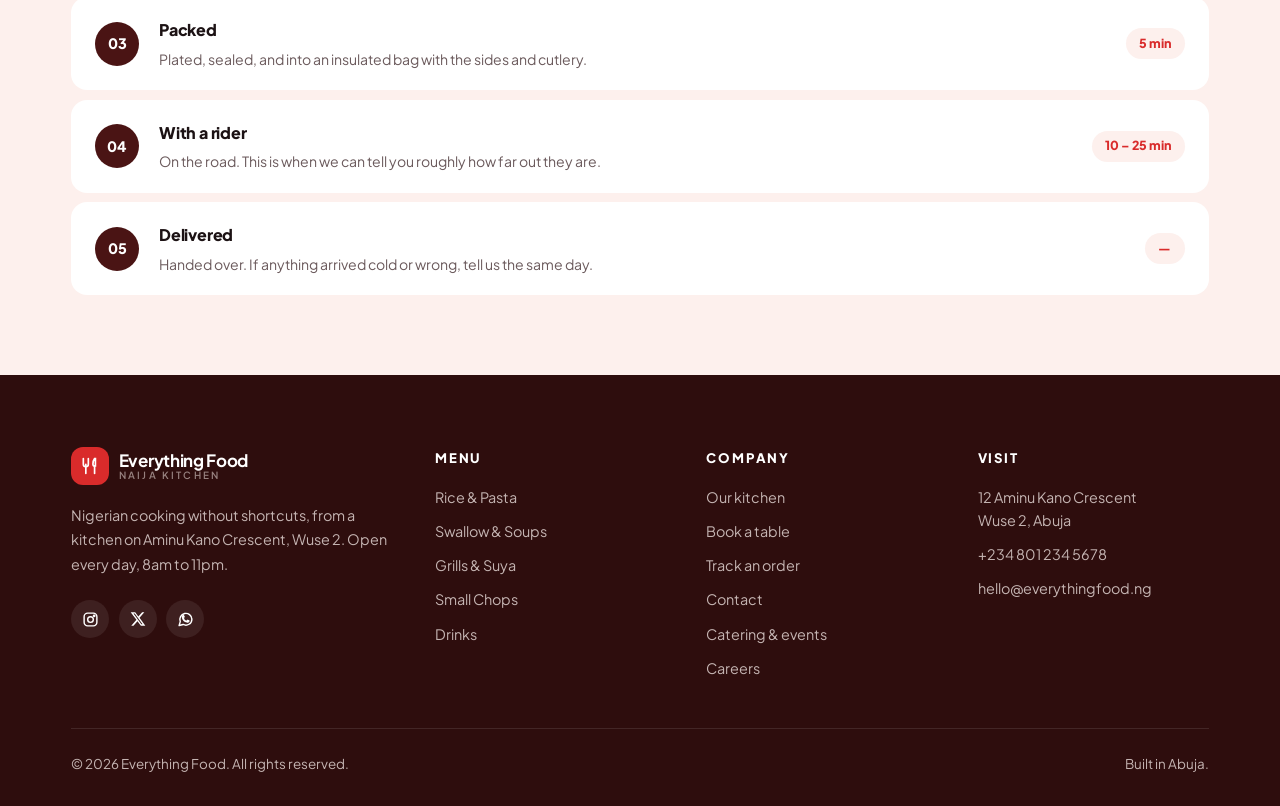
<file: track.html>
<!DOCTYPE html>
<html lang="en" class="no-js">
<head>
<meta charset="utf-8">
<meta name="viewport" content="width=device-width, initial-scale=1">
<title>Track an Order — Everything Food, Wuse 2 Abuja</title>
<meta name="description" content="Look up an Everything Food order by reference, see the five stages every order goes through, and what happens if it is late or wrong.">
<meta name="theme-color" content="#2E0D0D">
<link rel="icon" href="/favicon.svg" type="image/svg+xml">
<link rel="canonical" href="https://everything-food-eta.vercel.app/track">

<meta property="og:type" content="website">
<meta property="og:title" content="Track an Order — Everything Food, Wuse 2 Abuja">
<meta property="og:description" content="Look up an Everything Food order by reference, see the five stages every order goes through, and what happens if it is late or wrong.">
<meta property="og:image" content="/assets/img/suya-skewers.webp">
<meta name="twitter:card" content="summary_large_image">

<link rel="preload" as="font" type="font/woff2" href="/assets/font/plus-jakarta-sans.woff2" crossorigin>
<link rel="stylesheet" href="/assets/css/style.css?v=7">
<script>document.documentElement.classList.remove('no-js');</script>
</head>
<body>
<a class="skip-link" href="#main">Skip to content</a>
<div class="progress" id="progress" aria-hidden="true"></div>

<!-- ============================ Top strip ============================ -->
<div class="topbar">
  <div class="shell topbar__inner">
    <p class="topbar__note">
      <svg width="14" height="14" viewBox="0 0 24 24" fill="none" stroke="currentColor" stroke-width="2.2" aria-hidden="true"><circle cx="12" cy="12" r="9"/><path d="M12 7v5l3 2"/></svg>
      Kitchen open daily, 8am – 11pm<span class="topbar__extra"> · Free delivery over ₦15,000</span>
    </p>
    <ul class="topbar__links">
      <li><a href="tel:+2348012345678">+234 801 234 5678</a></li>
      <li><a href="/track">Track an order</a></li>
    </ul>
  </div>
</div>

<!-- ============================ Header ============================ -->
<header class="site-header" id="header">
  <div class="shell site-header__inner">
    <a class="brand" href="/" aria-label="Everything Food, home">
      <span class="brand__mark" aria-hidden="true">
        <svg width="20" height="20" viewBox="0 0 24 24" fill="none" stroke="currentColor" stroke-width="2" stroke-linecap="round"><path d="M4 3v7a3 3 0 0 0 6 0V3M7 10v11"/><path d="M17.5 3C16 5 15.5 7 15.5 9.5c0 1.4.9 2.5 2 2.5h1V3z"/><path d="M17.5 12v9"/></svg>
      </span>
      <span class="brand__text">
        <b>Everything Food</b>
        <span>Naija Kitchen</span>
      </span>
    </a>

    <nav class="nav" aria-label="Primary">
      <ul class="nav__list">
        <li><a class="nav__link" href="/" data-nav aria-current="false">Home</a></li>
        <li><a class="nav__link" href="/menu" data-nav>Menu</a></li>
        <li><a class="nav__link" href="/about" data-nav>Our Kitchen</a></li>
        <li><a class="nav__link" href="/book" data-nav>Book a Table</a></li>
        <li><a class="nav__link" href="/contact" data-nav>Contact</a></li>
      </ul>
    </nav>

    <div class="header__tools">
      <div class="search">
        <svg width="16" height="16" viewBox="0 0 24 24" fill="none" stroke="currentColor" stroke-width="2.2" aria-hidden="true"><circle cx="11" cy="11" r="7"/><path d="m20 20-3.5-3.5"/></svg>
        <label class="sr-only" for="q">Search the menu</label>
        <input id="q" type="search" placeholder="Search jollof, suya…" autocomplete="off">
      </div>

      <button class="icon-btn" id="cart" type="button" aria-label="Cart, 0 items">
        <svg width="19" height="19" viewBox="0 0 24 24" fill="none" stroke="currentColor" stroke-width="2" stroke-linecap="round" stroke-linejoin="round" aria-hidden="true"><path d="M3 4h2l2.4 11.2a2 2 0 0 0 2 1.6h7.7a2 2 0 0 0 2-1.5L21 8H6"/><circle cx="10" cy="20" r="1.4"/><circle cx="18" cy="20" r="1.4"/></svg>
        <span class="cart-count" id="cart-count" aria-hidden="true">0</span>
      </button>

      <button class="burger" id="burger" type="button" aria-label="Menu" aria-expanded="false" aria-controls="drawer"><span></span></button>
    </div>
  </div>
</header>

<div class="drawer-scrim" id="scrim" hidden></div>
<aside class="drawer" id="drawer" aria-label="Mobile navigation" aria-hidden="true">
  <a class="brand" href="/">
    <span class="brand__mark" aria-hidden="true">
      <svg width="20" height="20" viewBox="0 0 24 24" fill="none" stroke="currentColor" stroke-width="2" stroke-linecap="round"><path d="M4 3v7a3 3 0 0 0 6 0V3M7 10v11"/><path d="M17.5 3C16 5 15.5 7 15.5 9.5c0 1.4.9 2.5 2 2.5h1V3z"/><path d="M17.5 12v9"/></svg>
    </span>
    <span class="brand__text"><b>Everything Food</b><span>Naija Kitchen</span></span>
  </a>
  <nav class="drawer__list" aria-label="Mobile">
    <a href="/">Home</a>
    <a href="/menu">Menu</a>
    <a href="/about">Our Kitchen</a>
    <a href="/book">Book a Table</a>
    <a href="/track">Track an Order</a>
    <a href="/contact">Contact</a>
  </nav>
  <a class="btn btn--primary" href="/menu" style="margin-top:1.75rem">
    See the menu
    <svg class="arrow" width="15" height="15" viewBox="0 0 24 24" fill="none" stroke="currentColor" stroke-width="2.4" stroke-linecap="round" aria-hidden="true"><path d="M5 12h13M13 6l6 6-6 6"/></svg>
  </a>
</aside>


<main id="main">

<section class="page-head">
  <div class="shell">
    <p class="eyebrow reveal">Order status</p>
    <h1 class="page-head__title reveal" style="--reveal-delay:60ms">Where Is <em>My Food?</em></h1>
    <p class="page-head__sub reveal" style="--reveal-delay:120ms">
      Put in the reference from your confirmation and we will pull it up. Most orders are at
      your door inside 45 minutes; the kitchen stage is the one that varies.
    </p>
  </div>
</section>

<section class="contact">
  <div class="shell contact__grid contact__grid--track">
    <div class="contact__form reveal">
      <h2>Look up an order</h2>
      <p class="contact__note">
        Your reference looks like <b>EF-4821</b> and is in the confirmation message. We check
        it against the kitchen board and reply on WhatsApp, which is where our riders report in.
      </p>

      <form id="track-form" novalidate>
        <div class="field">
          <label for="tr-ref">Order reference</label>
          <input id="tr-ref" name="ref" type="text" inputmode="text" placeholder="EF-4821" autocomplete="off" required>
        </div>

        <div class="field">
          <label for="tr-phone">Phone on the order</label>
          <input id="tr-phone" name="phone" type="tel" autocomplete="tel" placeholder="0801 234 5678" required>
        </div>

        <button class="btn btn--primary" type="submit">Check this order <svg class="arrow" width="15" height="15" viewBox="0 0 24 24" fill="none" stroke="currentColor" stroke-width="2.4" stroke-linecap="round" aria-hidden="true"><path d="M5 12h13M13 6l6 6-6 6"/></svg></button>
        <p class="form-note form-note--dark" id="tr-note" role="status" aria-live="polite"></p>
      </form>

      <div class="track-alt">
        <p>Or go straight to a person:</p>
        <a class="btn btn--ghost" href="https://wa.me/2348012345678" target="_blank" rel="noopener">WhatsApp us</a>
        <a class="btn btn--ghost" href="tel:+2348012345678">Call the kitchen</a>
      </div>
    </div>

    <div class="contact__cards">
      <article class="ccard ccard--wide reveal">
        <span class="ccard__icon" aria-hidden="true"><svg width="18" height="18" viewBox="0 0 24 24" fill="none" stroke="currentColor" stroke-width="2" stroke-linecap="round"><circle cx="12" cy="12" r="9"/><path d="M12 7v5l3 2"/></svg></span>
        <h2>If it is late</h2>
        <p>Past 45 minutes inside Wuse, Maitama or Garki and the delivery is on us — we take it off without being asked. Traffic on a Friday is the usual reason, and the rider will tell you where they are.</p>
      </article>

      <article class="ccard ccard--wide reveal" style="--reveal-delay:70ms">
        <span class="ccard__icon" aria-hidden="true"><svg width="18" height="18" viewBox="0 0 24 24" fill="none" stroke="currentColor" stroke-width="2" stroke-linecap="round" stroke-linejoin="round"><path d="M12 9v4M12 17h.01"/><path d="M10.3 3.9 1.8 18a2 2 0 0 0 1.7 3h17a2 2 0 0 0 1.7-3L13.7 3.9a2 2 0 0 0-3.4 0z"/></svg></span>
        <h2>If it arrived wrong</h2>
        <p>Cold, missing a side, or not what you ordered: message us the same day with the reference and a photo. We remake it or refund it. We do not argue about ₦2,000 of rice.</p>
      </article>
    </div>
  </div>
</section>

<section class="stages-wrap">
  <div class="shell">
    <div class="section-head reveal">
      <div>
        <p class="eyebrow">What happens</p>
        <h2 class="section-title">Five Stages, <em>Every Order</em></h2>
        <p class="section-sub">So you know what your reference means when we quote a stage back at you.</p>
      </div>
    </div>

    <ol class="stages">
      <li class="stage reveal">
        <span class="stage__num" aria-hidden="true">01</span>
        <div class="stage__body">
          <h3>Order received</h3>
          <p>We have your order and payment is confirmed. You will get a reference like EF-4821.</p>
        </div>
        <span class="stage__time">Straight away</span>
      </li>
      <li class="stage reveal" style="--reveal-delay:70ms">
        <span class="stage__num" aria-hidden="true">02</span>
        <div class="stage__body">
          <h3>In the kitchen</h3>
          <p>Your pot goes on. This is the longest stage and the one we will not rush.</p>
        </div>
        <span class="stage__time">15 – 30 min</span>
      </li>
      <li class="stage reveal" style="--reveal-delay:140ms">
        <span class="stage__num" aria-hidden="true">03</span>
        <div class="stage__body">
          <h3>Packed</h3>
          <p>Plated, sealed, and into an insulated bag with the sides and cutlery.</p>
        </div>
        <span class="stage__time">5 min</span>
      </li>
      <li class="stage reveal" style="--reveal-delay:210ms">
        <span class="stage__num" aria-hidden="true">04</span>
        <div class="stage__body">
          <h3>With a rider</h3>
          <p>On the road. This is when we can tell you roughly how far out they are.</p>
        </div>
        <span class="stage__time">10 – 25 min</span>
      </li>
      <li class="stage reveal" style="--reveal-delay:280ms">
        <span class="stage__num" aria-hidden="true">05</span>
        <div class="stage__body">
          <h3>Delivered</h3>
          <p>Handed over. If anything arrived cold or wrong, tell us the same day.</p>
        </div>
        <span class="stage__time">—</span>
      </li>
    </ol>
  </div>
</section>

</main>

<!-- ============================ Footer ============================ -->
<footer class="site-footer">
  <div class="shell">
    <div class="footer__grid">
      <div class="footer">
        <a class="brand" href="/">
          <span class="brand__mark" aria-hidden="true">
            <svg width="20" height="20" viewBox="0 0 24 24" fill="none" stroke="currentColor" stroke-width="2" stroke-linecap="round"><path d="M4 3v7a3 3 0 0 0 6 0V3M7 10v11"/><path d="M17.5 3C16 5 15.5 7 15.5 9.5c0 1.4.9 2.5 2 2.5h1V3z"/><path d="M17.5 12v9"/></svg>
          </span>
          <span class="brand__text"><b>Everything Food</b><span>Naija Kitchen</span></span>
        </a>
        <p class="footer__about">Nigerian cooking without shortcuts, from a kitchen on Aminu Kano Crescent, Wuse 2. Open every day, 8am to 11pm.</p>
        <div class="socials">
          <a href="#" aria-label="Everything Food on Instagram"><svg width="17" height="17" viewBox="0 0 24 24" fill="none" stroke="currentColor" stroke-width="2" aria-hidden="true"><rect x="3" y="3" width="18" height="18" rx="5"/><circle cx="12" cy="12" r="4"/><circle cx="17.2" cy="6.8" r="1"/></svg></a>
          <a href="#" aria-label="Everything Food on X"><svg width="16" height="16" viewBox="0 0 24 24" fill="currentColor" aria-hidden="true"><path d="M18.2 2h3.3l-7.2 8.3L23 22h-6.6l-5.2-6.8L5.2 22H1.9l7.7-8.8L1 2h6.8l4.7 6.2zm-1.2 18h1.8L7.1 3.9H5.2z"/></svg></a>
          <a href="#" aria-label="Everything Food on WhatsApp"><svg width="17" height="17" viewBox="0 0 24 24" fill="none" stroke="currentColor" stroke-width="2" stroke-linecap="round" stroke-linejoin="round" aria-hidden="true"><path d="M21 11.5a8.4 8.4 0 0 1-12.3 7.5L3 20.5l1.6-5.5A8.5 8.5 0 1 1 21 11.5z"/><path d="M8.6 9.2c.3 2.6 2.8 5 5.4 5.4l1-1.4 1.8.9c-.3 1.2-1.6 1.6-2.8 1.3-3-.7-5.5-3.2-6.2-6.2-.3-1.2.1-2.5 1.3-2.8l.9 1.8z"/></svg></a>
        </div>
      </div>

      <div class="footer">
        <h4>Menu</h4>
        <nav class="footer__links" aria-label="Menu categories">
          <a href="/menu#rice">Rice &amp; Pasta</a>
          <a href="/menu#soups">Swallow &amp; Soups</a>
          <a href="/menu#protein">Grills &amp; Suya</a>
          <a href="/menu#pastries">Small Chops</a>
          <a href="/menu#drinks">Drinks</a>
        </nav>
      </div>

      <div class="footer">
        <h4>Company</h4>
        <nav class="footer__links" aria-label="Company">
          <a href="/about">Our kitchen</a>
          <a href="/book">Book a table</a>
          <a href="/track">Track an order</a>
          <a href="/contact">Contact</a>
          <a href="/contact#catering">Catering &amp; events</a>
          <a href="/about#careers">Careers</a>
        </nav>
      </div>

      <div class="footer">
        <h4>Visit</h4>
        <div class="footer__links">
          <span>12 Aminu Kano Crescent<br>Wuse 2, Abuja</span>
          <a href="tel:+2348012345678">+234 801 234 5678</a>
          <a href="mailto:hello@everythingfood.ng">hello@everythingfood.ng</a>
        </div>
      </div>
    </div>

    <div class="footer__base">
      <span>© <span id="year">2026</span> Everything Food. All rights reserved.</span>
      <span>Built in Abuja.</span>
    </div>
  </div>
</footer>

<div class="toast" id="toast" role="status" aria-live="polite"><span class="dot" aria-hidden="true"></span><span id="toast-text"></span></div>

<button class="to-top" id="to-top" type="button" aria-label="Back to top">
  <svg width="17" height="17" viewBox="0 0 24 24" fill="none" stroke="currentColor" stroke-width="2.4" stroke-linecap="round" aria-hidden="true"><path d="M12 19V6M6 12l6-6 6 6"/></svg>
</button>

<script src="/assets/js/main.js?v=7" defer></script>
<script src="/assets/js/forms.js?v=7" defer></script>
</body>
</html>
</file>
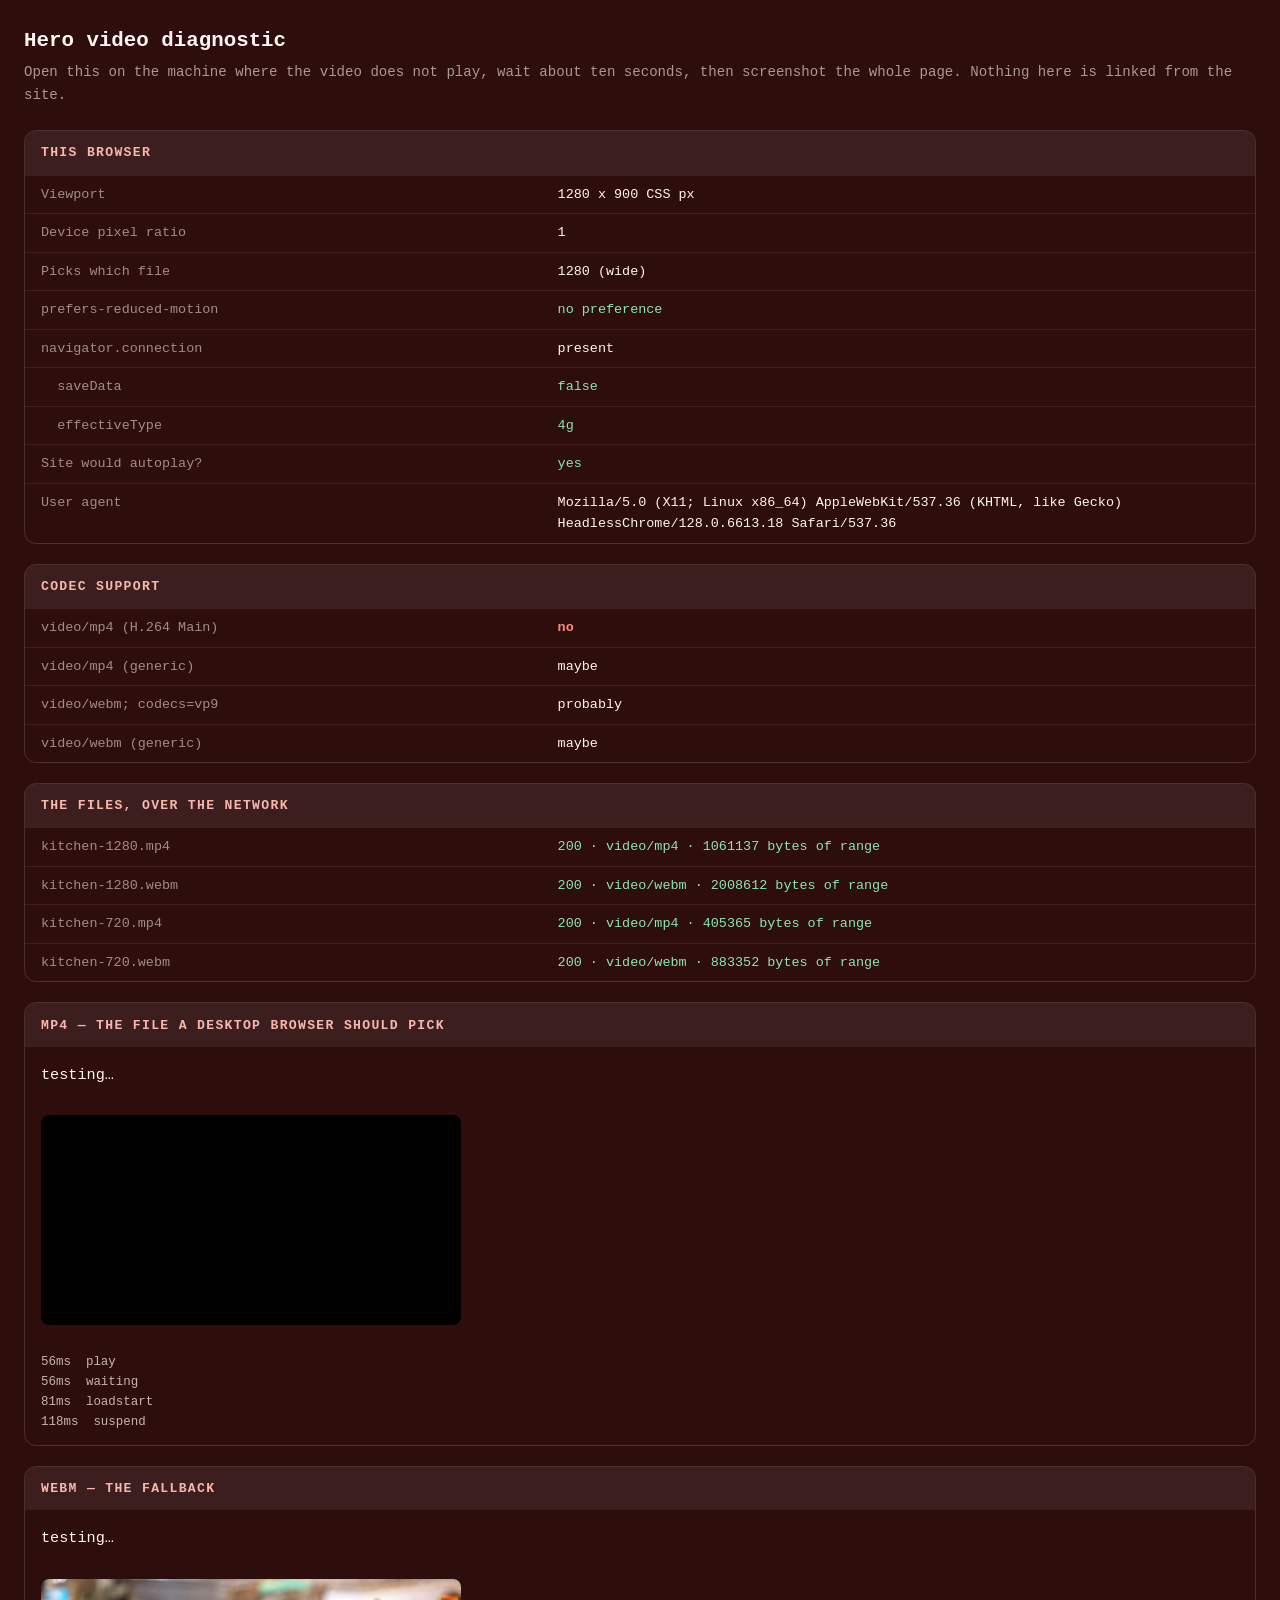
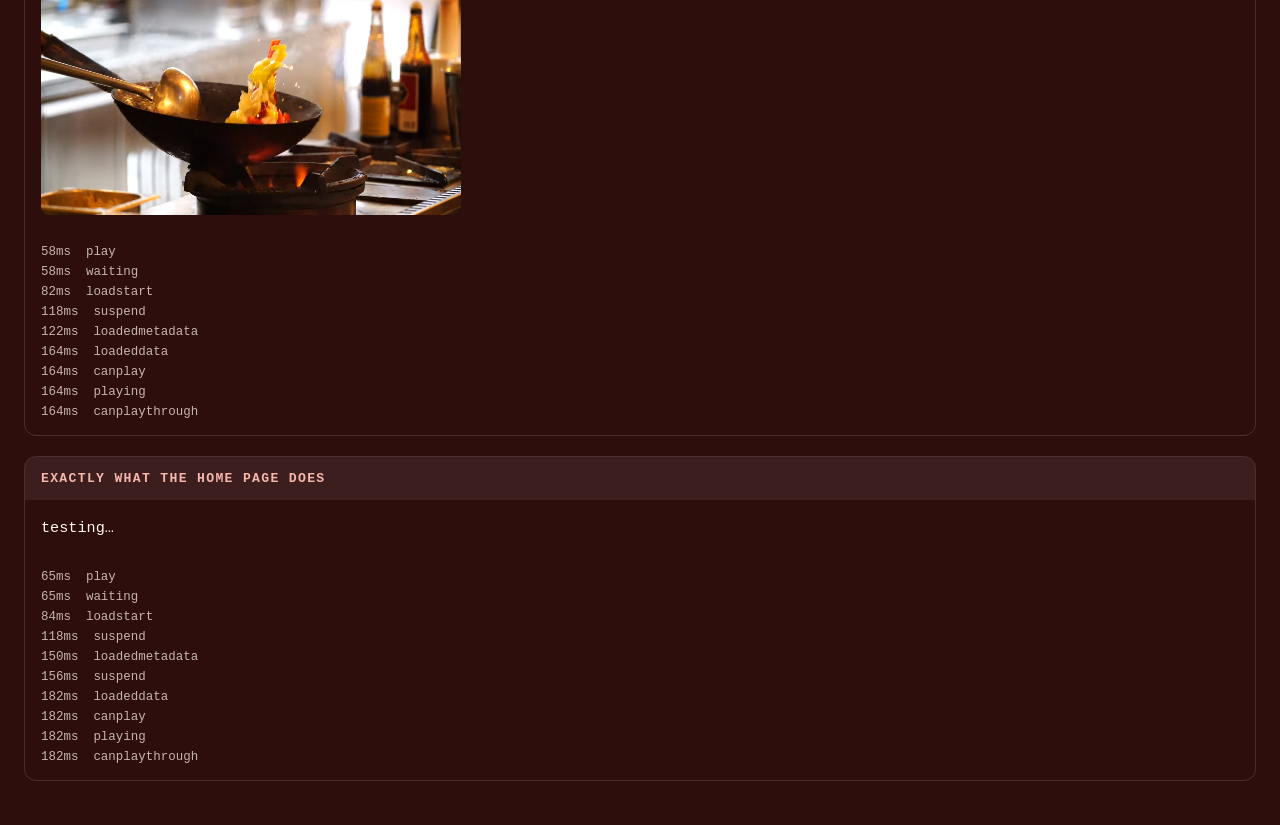
<file: video-check.html>
<!DOCTYPE html>
<html lang="en">
<head>
<meta charset="utf-8">
<meta name="viewport" content="width=device-width, initial-scale=1">
<meta name="robots" content="noindex">
<link rel="icon" href="/favicon.svg" type="image/svg+xml">
<title>Video check — Everything Food</title>
<style>
  :root { color-scheme: dark; }
  * { box-sizing: border-box; }
  body {
    margin: 0; padding: 1.5rem;
    background: #2E0D0D; color: #FFF5F2;
    font: 15px/1.6 ui-monospace, SFMono-Regular, Menlo, Consolas, monospace;
  }
  h1 { font-size: 1.3rem; margin: 0 0 .25rem; }
  p.lede { margin: 0 0 1.5rem; color: rgba(255,245,242,.6); font-size: .88rem; }
  section { margin-bottom: 1.25rem; border: 1px solid rgba(255,255,255,.14); border-radius: 12px; overflow: hidden; }
  h2 { margin: 0; padding: .7rem 1rem; font-size: .82rem; letter-spacing: .1em; text-transform: uppercase;
       background: rgba(255,255,255,.07); color: #F7B7AC; }
  table { width: 100%; border-collapse: collapse; }
  td { padding: .5rem 1rem; border-top: 1px solid rgba(255,255,255,.08); vertical-align: top; font-size: .84rem; }
  td:first-child { color: rgba(255,245,242,.55); width: 42%; }
  td:last-child { word-break: break-word; }
  .ok   { color: #8BE6B0; }
  .bad  { color: #FF8A7A; font-weight: 700; }
  .warn { color: #F2C14E; }
  pre { margin: 0; padding: .75rem 1rem; font-size: .78rem; white-space: pre-wrap;
        color: rgba(255,245,242,.72); max-height: 16rem; overflow: auto; }
  video { width: 100%; max-width: 420px; display: block; margin: .75rem 1rem 1rem; border-radius: 8px; background: #000; }
  .verdict { padding: 1rem; font-size: .95rem; }
  a { color: #F7B7AC; }
</style>
</head>
<body>

<h1>Hero video diagnostic</h1>
<p class="lede">
  Open this on the machine where the video does not play, wait about ten seconds,
  then screenshot the whole page. Nothing here is linked from the site.
</p>

<section>
  <h2>This browser</h2>
  <table id="env"></table>
</section>

<section>
  <h2>Codec support</h2>
  <table id="codecs"></table>
</section>

<section>
  <h2>The files, over the network</h2>
  <table id="files"></table>
</section>

<section>
  <h2>MP4 — the file a desktop browser should pick</h2>
  <div class="verdict" id="mp4-verdict">testing…</div>
  <video id="mp4" muted loop playsinline preload="auto"></video>
  <table id="mp4-state"></table>
  <pre id="mp4-log"></pre>
</section>

<section>
  <h2>WebM — the fallback</h2>
  <div class="verdict" id="webm-verdict">testing…</div>
  <video id="webm" muted loop playsinline preload="auto"></video>
  <table id="webm-state"></table>
  <pre id="webm-log"></pre>
</section>

<section>
  <h2>Exactly what the home page does</h2>
  <div class="verdict" id="hero-verdict">testing…</div>
  <table id="hero-state"></table>
  <pre id="hero-log"></pre>
</section>

<script>
(function () {
  'use strict';

  var MEDIA_ERR = {
    1: 'MEDIA_ERR_ABORTED — the fetch was cancelled',
    2: 'MEDIA_ERR_NETWORK — the download failed',
    3: 'MEDIA_ERR_DECODE — downloaded but could not be decoded',
    4: 'MEDIA_ERR_SRC_NOT_SUPPORTED — no source this browser can play',
  };
  var READY = ['0 HAVE_NOTHING', '1 HAVE_METADATA', '2 HAVE_CURRENT_DATA', '3 HAVE_FUTURE_DATA', '4 HAVE_ENOUGH_DATA'];
  var NET = ['0 NETWORK_EMPTY', '1 NETWORK_IDLE', '2 NETWORK_LOADING', '3 NETWORK_NO_SOURCE'];

  function rows(table, pairs) {
    document.getElementById(table).innerHTML = pairs.map(function (p) {
      var cls = p[2] ? ' class="' + p[2] + '"' : '';
      return '<tr><td>' + p[0] + '</td><td' + cls + '>' + p[1] + '</td></tr>';
    }).join('');
  }

  /* ---------------------------------------------------------------- Environment */
  var c = navigator.connection || {};
  var reduced = matchMedia('(prefers-reduced-motion: reduce)').matches;
  rows('env', [
    ['Viewport', innerWidth + ' x ' + innerHeight + ' CSS px'],
    ['Device pixel ratio', devicePixelRatio],
    ['Picks which file', matchMedia('(max-width: 780px)').matches ? '720 (narrow)' : '1280 (wide)'],
    ['prefers-reduced-motion', reduced ? 'REDUCE — the site skips video on purpose' : 'no preference', reduced ? 'bad' : 'ok'],
    ['navigator.connection', navigator.connection ? 'present' : 'absent (treated as fine)'],
    ['&nbsp;&nbsp;saveData', c.saveData === undefined ? 'n/a' : String(c.saveData),
      c.saveData ? 'bad' : 'ok'],
    ['&nbsp;&nbsp;effectiveType', c.effectiveType || 'n/a',
      /^(slow-2g|2g)$/.test(c.effectiveType || '') ? 'bad' : 'ok'],
    ['Site would autoplay?',
      (!reduced && !c.saveData && !/^(slow-2g|2g)$/.test(c.effectiveType || '')) ? 'yes' : 'NO — gated off',
      (!reduced && !c.saveData && !/^(slow-2g|2g)$/.test(c.effectiveType || '')) ? 'ok' : 'bad'],
    ['User agent', navigator.userAgent],
  ]);

  /* -------------------------------------------------------------------- Codecs */
  var probe = document.createElement('video');
  function can(t) { var r = probe.canPlayType(t); return r || 'no'; }
  var h264 = can('video/mp4; codecs="avc1.4D401F"');
  rows('codecs', [
    ['video/mp4 (H.264 Main)', h264, h264 === 'no' ? 'bad' : 'ok'],
    ['video/mp4 (generic)', can('video/mp4')],
    ['video/webm; codecs=vp9', can('video/webm; codecs="vp9"')],
    ['video/webm (generic)', can('video/webm')],
  ]);

  /* --------------------------------------------------------------------- Files */
  var FILES = ['/assets/video/kitchen-1280.mp4', '/assets/video/kitchen-720.mp4',
               '/assets/video/kitchen-1280.webm', '/assets/video/kitchen-720.webm'];
  var fileRows = [];
  FILES.forEach(function (url) {
    fetch(url, { method: 'GET', headers: { Range: 'bytes=0-1023' } })
      .then(function (r) {
        var ok = r.status === 200 || r.status === 206;
        fileRows.push([url.split('/').pop(),
          r.status + ' · ' + (r.headers.get('content-type') || 'no content-type') +
          ' · ' + (r.headers.get('content-length') || '?') + ' bytes of range',
          ok ? 'ok' : 'bad']);
      })
      .catch(function (e) { fileRows.push([url.split('/').pop(), 'FETCH FAILED — ' + e.message, 'bad']); })
      .then(function () { rows('files', fileRows.slice().sort()); });
  });

  /* ---------------------------------------------------- One element, one source */
  var EVENTS = ['loadstart', 'loadedmetadata', 'loadeddata', 'canplay', 'canplaythrough',
                'play', 'playing', 'pause', 'waiting', 'stalled', 'suspend', 'abort', 'error'];

  function watch(id, log) {
    var v = document.getElementById(id);
    var lines = [];
    var t0 = performance.now();
    EVENTS.forEach(function (name) {
      v.addEventListener(name, function () {
        lines.push(Math.round(performance.now() - t0) + 'ms  ' + name);
        document.getElementById(log).textContent = lines.join('\n');
      });
    });
    return v;
  }

  function report(v, stateId, verdictId) {
    var err = v.error;
    rows(stateId, [
      ['currentSrc', v.currentSrc ? v.currentSrc.split('/').pop() : '(none chosen)'],
      ['readyState', READY[v.readyState] || v.readyState],
      ['networkState', NET[v.networkState] || v.networkState],
      ['paused', String(v.paused)],
      ['currentTime', v.currentTime.toFixed(2) + 's'],
      ['videoWidth x videoHeight', v.videoWidth + ' x ' + v.videoHeight],
      ['error', err ? (MEDIA_ERR[err.code] || err.code) + (err.message ? ' — ' + err.message : '') : 'none',
        err ? 'bad' : 'ok'],
    ]);

    var el = document.getElementById(verdictId);
    if (err) { el.className = 'verdict bad'; el.textContent = 'FAILED — ' + (MEDIA_ERR[err.code] || err.code); }
    else if (!v.paused && v.currentTime > 0) { el.className = 'verdict ok'; el.textContent = 'PLAYING'; }
    else if (v.readyState >= 2) { el.className = 'verdict warn'; el.textContent = 'Loaded but not playing — autoplay was refused'; }
    else { el.className = 'verdict bad'; el.textContent = 'Never became playable'; }
  }

  function single(id, url, type, stateId, verdictId, logId) {
    var v = watch(id, logId);
    var s = document.createElement('source');
    s.src = url; s.type = type;
    v.appendChild(s);
    v.load();
    var p = v.play();
    if (p && p.catch) p.catch(function () {});
    setTimeout(function () { report(v, stateId, verdictId); }, 6000);
  }

  single('mp4', '/assets/video/kitchen-1280.mp4', 'video/mp4', 'mp4-state', 'mp4-verdict', 'mp4-log');
  single('webm', '/assets/video/kitchen-1280.webm', 'video/webm', 'webm-state', 'webm-verdict', 'webm-log');

  /* ------------------------------------------- The home page's exact code path */
  var hero = document.createElement('video');
  hero.muted = true; hero.loop = true; hero.playsInline = true; hero.preload = 'none';
  hero.style.cssText = 'position:absolute;width:1px;height:1px;opacity:0;pointer-events:none';
  hero.id = 'hero-probe';
  document.body.appendChild(hero);

  var heroLines = [];
  var h0 = performance.now();
  EVENTS.forEach(function (name) {
    hero.addEventListener(name, function () {
      heroLines.push(Math.round(performance.now() - h0) + 'ms  ' + name);
      document.getElementById('hero-log').textContent = heroLines.join('\n');
    });
  });

  var size = matchMedia('(max-width: 780px)').matches ? '720' : '1280';
  [['/assets/video/kitchen-' + size + '.mp4', 'video/mp4'],
   ['/assets/video/kitchen-' + size + '.webm', 'video/webm']].forEach(function (pair) {
    var s = document.createElement('source');
    s.src = pair[0]; s.type = pair[1];
    hero.appendChild(s);
  });
  hero.preload = 'auto';
  hero.load();
  var hp = hero.play();
  if (hp && hp.catch) hp.catch(function (e) {
    heroLines.push('play() REJECTED — ' + e.name + ': ' + e.message);
    document.getElementById('hero-log').textContent = heroLines.join('\n');
  });
  setTimeout(function () { report(hero, 'hero-state', 'hero-verdict'); }, 7000);
})();
</script>
</body>
</html>
</file>
<file: assets/css/style.css>
/* ==========================================================================
   Everything Food — design system
   ========================================================================== */

/* ---------- Font: self-hosted so there is no third-party request on the
   critical path, and no FOUT from a stylesheet that has to be fetched first. --- */
@font-face {
  font-family: "Plus Jakarta Sans";
  src: url("/assets/font/plus-jakarta-sans.woff2") format("woff2-variations");
  font-weight: 200 800;
  font-style: normal;
  font-display: swap;
}

:root {
  /* Brand */
  --maroon-900: #2E0D0D;
  --maroon-800: #4A1414;
  --maroon-700: #5E1B1B;
  --red-600:    #D92B2B;
  --red-500:    #E8422F;
  --red-100:    #FBE2DE;
  --red-50:     #FDF0ED;

  --cream:      #FFFAF8;
  --paper:      #FFFFFF;
  --ink:        #1C1214;
  --ink-soft:   #6B5A5C;
  --line:       #F0E0DC;
  --gold:       #F2A007;

  /* Type */
  --font: "Plus Jakarta Sans", ui-sans-serif, system-ui, -apple-system, "Segoe UI", sans-serif;

  /* Spacing / shape */
  --gutter: clamp(1rem, 4vw, 3.5rem);
  --maxw: 1240px;
  --r-sm: 10px;
  --r-md: 16px;
  --r-lg: 24px;
  --r-xl: 34px;

  --shadow-sm: 0 1px 2px rgba(46, 13, 13, .06), 0 2px 8px rgba(46, 13, 13, .05);
  --shadow-md: 0 8px 24px rgba(46, 13, 13, .10);
  --shadow-lg: 0 24px 60px rgba(46, 13, 13, .18);

  /* Motion — strong curves; built-in easings are too weak for deliberate motion */
  --ease-out:    cubic-bezier(0.23, 1, 0.32, 1);
  --ease-in-out: cubic-bezier(0.77, 0, 0.175, 1);
  --ease-drawer: cubic-bezier(0.32, 0.72, 0, 1);

  --t-press:  140ms;
  --t-hover:  220ms;
  --t-pop:    200ms;
  --t-panel:  320ms;
  --t-reveal: 520ms;
}

/* ---------- Reset ---------- */
*, *::before, *::after { box-sizing: border-box; }
html { -webkit-text-size-adjust: 100%; scroll-behavior: smooth; }
body {
  margin: 0;
  font-family: var(--font);
  font-size: 16px;
  line-height: 1.6;
  color: var(--ink);
  background: var(--cream);
  -webkit-font-smoothing: antialiased;
  overflow-x: hidden;
}
img, video, canvas { max-width: 100%; display: block; }
img { height: auto; }
button, input { font: inherit; color: inherit; }
button { border: 0; background: none; cursor: pointer; }
a { color: inherit; text-decoration: none; }
h1, h2, h3, h4, p { margin: 0; }
ul, ol { margin: 0; padding: 0; list-style: none; }

:focus-visible {
  outline: 3px solid var(--red-500);
  outline-offset: 3px;
  border-radius: 4px;
}

.skip-link {
  position: fixed; top: 0; left: 50%;
  z-index: 200;
  padding: .7rem 1.25rem;
  background: var(--maroon-800); color: #fff;
  border-radius: 0 0 var(--r-sm) var(--r-sm);
  transform: translate(-50%, -110%);
  transition: transform var(--t-pop) var(--ease-out);
}
.skip-link:focus-visible { transform: translate(-50%, 0); }

.sr-only {
  position: absolute; width: 1px; height: 1px;
  padding: 0; margin: -1px; overflow: hidden;
  clip-path: inset(50%); white-space: nowrap;
}

/* ---------- Layout ---------- */
.shell { width: 100%; max-width: var(--maxw); margin-inline: auto; padding-inline: var(--gutter); }
section { position: relative; }

.eyebrow {
  font-size: .78rem; font-weight: 700; letter-spacing: .14em;
  text-transform: uppercase; color: var(--red-600);
}
.section-head { display: flex; align-items: flex-end; justify-content: space-between; gap: 1.5rem; flex-wrap: wrap; }
.section-title {
  font-size: clamp(1.7rem, 3.4vw, 2.6rem);
  font-weight: 800; letter-spacing: -.025em; line-height: 1.15;
}
.section-title em { font-style: normal; color: var(--red-600); }
.section-sub { color: var(--ink-soft); max-width: 46ch; margin-top: .6rem; }

/* ---------- Buttons ---------- */
.btn {
  display: inline-flex; align-items: center; gap: .6rem;
  padding: .85rem 1.5rem;
  border-radius: 999px;
  font-weight: 700; font-size: .95rem;
  transition: transform var(--t-press) var(--ease-out),
              background-color var(--t-hover) ease,
              box-shadow var(--t-hover) ease,
              color var(--t-hover) ease;
}
.btn:active { transform: scale(.97); }
.btn--primary { background: var(--red-600); color: #fff; box-shadow: 0 8px 20px rgba(217, 43, 43, .32); }
.btn--ghost { border: 1.5px solid rgba(255,255,255,.38); color: #fff; }
.btn--outline { border: 1.5px solid var(--line); background: var(--paper); color: var(--ink); }
.btn .arrow { transition: transform var(--t-hover) var(--ease-out); }

@media (hover: hover) and (pointer: fine) {
  .btn--primary:hover { background: var(--red-500); box-shadow: 0 12px 28px rgba(217, 43, 43, .40); }
  .btn--ghost:hover { background: rgba(255,255,255,.14); border-color: rgba(255,255,255,.7); }
  .btn--outline:hover { border-color: var(--red-600); color: var(--red-600); }
  .btn:hover .arrow { transform: translateX(3px); }
}

/* ==========================================================================
   Top strip + header
   ========================================================================== */
.topbar {
  background: var(--maroon-900); color: #F6DCD6;
  font-size: .82rem;
}
.topbar__inner { display: flex; align-items: center; justify-content: space-between; gap: 1rem; min-height: 40px; }
.topbar__note { display: flex; align-items: center; gap: .5rem; }
.topbar__links { display: flex; gap: 1.5rem; }
.topbar a { transition: color var(--t-hover) ease; }
@media (hover: hover) and (pointer: fine) { .topbar a:hover { color: #fff; } }

.site-header {
  position: sticky; top: 0; z-index: 90;
  padding-block: .65rem;
  background: rgba(255, 250, 248, .82);
  backdrop-filter: blur(14px);
  -webkit-backdrop-filter: blur(14px);
  border-bottom: 1px solid transparent;
  transition: box-shadow var(--t-panel) var(--ease-out),
              border-color var(--t-panel) ease,
              background-color var(--t-panel) ease;
}
.site-header.is-stuck {
  box-shadow: 0 6px 24px rgba(46, 13, 13, .07);
  border-bottom-color: var(--line);
  background: rgba(255, 250, 248, .94);
}
.site-header__inner { display: flex; align-items: center; gap: 1.5rem; }

.brand { display: inline-flex; align-items: center; gap: .6rem; font-weight: 800; letter-spacing: -.02em; }
.brand__mark {
  width: 38px; height: 38px; flex: none;
  display: grid; place-items: center;
  background: var(--red-600); color: #fff;
  border-radius: 12px;
  font-size: 1.1rem;
  transition: transform var(--t-hover) var(--ease-out);
}
.brand__text { display: flex; flex-direction: column; line-height: 1.05; }
.brand__text b { font-size: 1.06rem; }
.brand__text span { font-size: .62rem; letter-spacing: .22em; text-transform: uppercase; color: var(--ink-soft); font-weight: 600; }
@media (hover: hover) and (pointer: fine) { .brand:hover .brand__mark { transform: rotate(-8deg) scale(1.06); } }

.nav { margin-inline: auto; }
.nav__list { display: flex; gap: 2rem; }
.nav__link {
  position: relative; font-weight: 600; font-size: .95rem; padding-block: .35rem;
  transition: color var(--t-hover) ease;
}
.nav__link::after {
  content: ""; position: absolute; left: 0; right: 0; bottom: 0; height: 2px;
  background: var(--red-600); border-radius: 2px;
  transform: scaleX(0); transform-origin: left;
  transition: transform var(--t-hover) var(--ease-out);
}
.nav__link[aria-current="true"] { color: var(--red-600); }
.nav__link[aria-current="true"]::after { transform: scaleX(1); }
@media (hover: hover) and (pointer: fine) {
  .nav__link:hover { color: var(--red-600); }
  .nav__link:hover::after { transform: scaleX(1); }
}

.header__tools { display: flex; align-items: center; gap: .6rem; }
.search {
  display: flex; align-items: center; gap: .55rem;
  background: var(--red-50);
  border: 1px solid transparent;
  border-radius: 999px;
  padding: .5rem .95rem;
  transition: border-color var(--t-hover) ease, background-color var(--t-hover) ease;
}
.search:focus-within { border-color: var(--red-100); background: var(--paper); }
.search input { border: 0; background: none; outline: none; width: 9.5rem; font-size: .9rem; }
.search input::placeholder { color: var(--ink-soft); }

.icon-btn {
  position: relative;
  width: 42px; height: 42px; flex: none;
  display: grid; place-items: center;
  border-radius: 50%;
  background: var(--maroon-800); color: #fff;
  transition: transform var(--t-press) var(--ease-out), background-color var(--t-hover) ease;
}
.icon-btn:active { transform: scale(.94); }
@media (hover: hover) and (pointer: fine) { .icon-btn:hover { background: var(--red-600); } }

.cart-count {
  position: absolute; top: -3px; right: -3px;
  min-width: 19px; height: 19px; padding-inline: 4px;
  display: grid; place-items: center;
  background: var(--gold); color: var(--maroon-900);
  border-radius: 999px;
  font-size: .68rem; font-weight: 800;
  transform: scale(0);
  transition: transform var(--t-pop) var(--ease-out);
}
.cart-count.is-on { transform: scale(1); }
.cart-count.is-bumped { transform: scale(1.32); }

.burger { display: none; width: 42px; height: 42px; place-items: center; border-radius: 12px; background: var(--red-50); }
.burger span, .burger span::before, .burger span::after {
  content: ""; display: block;
  width: 18px; height: 2px; border-radius: 2px; background: var(--ink);
  transition: transform var(--t-panel) var(--ease-out), opacity 150ms ease;
}
.burger span::before { transform: translateY(-6px); }
.burger span::after  { transform: translateY(4px); }
.burger[aria-expanded="true"] span { transform: rotate(45deg); }
.burger[aria-expanded="true"] span::before { opacity: 0; }
.burger[aria-expanded="true"] span::after  { transform: rotate(-90deg) translateX(-4px); }

/* Mobile drawer */
.drawer-scrim {
  position: fixed; inset: 0; z-index: 95;
  background: rgba(46, 13, 13, .5);
  opacity: 0; visibility: hidden;
  transition: opacity var(--t-panel) ease, visibility var(--t-panel);
}
.drawer-scrim.is-open { opacity: 1; visibility: visible; }
.drawer {
  position: fixed; top: 0; right: 0; bottom: 0; z-index: 96;
  width: min(84vw, 340px);
  padding: 1.6rem var(--gutter);
  background: var(--paper);
  box-shadow: var(--shadow-lg);
  transform: translateX(100%);
  visibility: hidden;
  transition: transform var(--t-panel) var(--ease-drawer), visibility var(--t-panel);
}
.drawer.is-open { transform: translateX(0); visibility: visible; }
.drawer__list { display: flex; flex-direction: column; gap: .35rem; margin-top: 2.2rem; }
.drawer__list a {
  padding: .85rem .25rem;
  font-size: 1.15rem; font-weight: 700;
  border-bottom: 1px solid var(--line);
  transition: color var(--t-hover) ease, transform var(--t-hover) var(--ease-out);
}
@media (hover: hover) and (pointer: fine) { .drawer__list a:hover { color: var(--red-600); transform: translateX(4px); } }

/* ==========================================================================
   Hero
   ========================================================================== */
.hero {
  position: relative;
  min-height: min(92vh, 780px);
  display: flex; align-items: center;
  padding-block: clamp(3rem, 8vw, 6rem);
  overflow: hidden;
  background: var(--maroon-900);
  isolation: isolate;
}
.hero__media { position: absolute; inset: 0; z-index: -2; }
.hero__media video, .hero__media img {
  width: 100%; height: 100%; object-fit: cover;
  transform: scale(1.06);
}
.hero__scrim {
  position: absolute; inset: 0; z-index: -1;
  background:
    linear-gradient(100deg, rgba(30, 8, 8, .94) 0%, rgba(46, 13, 13, .84) 38%, rgba(46, 13, 13, .34) 72%, rgba(46, 13, 13, .55) 100%);
}
.hero__inner { display: grid; grid-template-columns: minmax(0, 1fr) auto; gap: 3rem; align-items: center; width: 100%; }
.hero__copy { max-width: 36rem; color: #fff; }
.hero .eyebrow { color: #F7B7AC; }
.hero__title {
  margin-top: .9rem;
  font-size: clamp(2.35rem, 5.8vw, 4.6rem);
  font-weight: 800; line-height: 1.02; letter-spacing: -.035em;
  text-wrap: balance;
}
.hero__title em { font-style: normal; color: var(--red-500); }
.hero__text { margin-top: 1.25rem; color: rgba(255, 245, 242, .8); font-size: 1.04rem; max-width: 42ch; }
.hero__actions { display: flex; align-items: center; gap: .9rem; margin-top: 2rem; flex-wrap: wrap; }

.play {
  display: inline-flex; align-items: center; gap: .75rem;
  color: #fff; font-weight: 600; font-size: .92rem;
}
.play__disc {
  width: 46px; height: 46px; flex: none;
  display: grid; place-items: center;
  border-radius: 50%;
  background: rgba(255,255,255,.14);
  border: 1.5px solid rgba(255,255,255,.4);
  transition: transform var(--t-press) var(--ease-out), background-color var(--t-hover) ease;
}
.play:active .play__disc { transform: scale(.94); }
@media (hover: hover) and (pointer: fine) { .play:hover .play__disc { background: var(--red-600); border-color: var(--red-600); } }

/* Floating dish chips */
.hero__chips { display: flex; gap: .85rem; margin-top: 2.75rem; flex-wrap: wrap; }
.chip {
  display: flex; align-items: center; gap: .7rem;
  padding: .55rem .95rem .55rem .55rem;
  background: rgba(255, 250, 248, .1);
  border: 1px solid rgba(255,255,255,.16);
  backdrop-filter: blur(10px);
  -webkit-backdrop-filter: blur(10px);
  border-radius: 999px;
  color: #fff;
  transition: transform var(--t-hover) var(--ease-out), background-color var(--t-hover) ease;
}
.chip img { width: 42px; height: 42px; border-radius: 50%; object-fit: cover; flex: none; }
.chip b { display: block; font-size: .84rem; }
.chip span { font-size: .74rem; color: rgba(255,245,242,.72); }
@media (hover: hover) and (pointer: fine) { .chip:hover { transform: translateY(-4px); background: rgba(255, 250, 248, .18); } }

/* Service rail */
.services { display: flex; flex-direction: column; gap: .5rem; }
.service {
  display: flex; align-items: flex-start; gap: .9rem;
  padding: 1rem 1.15rem;
  width: 15.5rem;
  border-radius: var(--r-md);
  background: rgba(255, 250, 248, .08);
  border: 1px solid rgba(255,255,255,.14);
  backdrop-filter: blur(10px);
  -webkit-backdrop-filter: blur(10px);
  color: #fff;
  transition: transform var(--t-hover) var(--ease-out), background-color var(--t-hover) ease;
}
.service__icon { width: 34px; height: 34px; flex: none; display: grid; place-items: center; border-radius: 10px; background: var(--red-600); }
.service b { display: block; font-size: .93rem; }
.service p { font-size: .78rem; color: rgba(255,245,242,.7); line-height: 1.45; }
@media (hover: hover) and (pointer: fine) { .service:hover { transform: translateX(-6px); background: rgba(255, 250, 248, .15); } }

/* ---------- Marquee ---------- */
.ticker {
  background: var(--maroon-800); color: #F7D9D2;
  padding-block: .85rem;
  overflow: hidden;
  -webkit-mask-image: linear-gradient(90deg, transparent, #000 8%, #000 92%, transparent);
  mask-image: linear-gradient(90deg, transparent, #000 8%, #000 92%, transparent);
}
.ticker__track { display: flex; width: max-content; animation: ticker 32s linear infinite; }
.ticker__group { display: flex; gap: 3rem; padding-right: 3rem; align-items: center; }
.ticker__group span { display: inline-flex; align-items: center; gap: .85rem; font-weight: 700; font-size: .95rem; white-space: nowrap; }
.ticker__group span::after { content: "✦"; color: var(--red-500); }
@keyframes ticker { to { transform: translateX(-50%); } }
.ticker:hover .ticker__track { animation-play-state: paused; }

/* ==========================================================================
   Promo band
   ========================================================================== */
.promo { padding-block: clamp(3rem, 6vw, 5rem); }
.promo__grid { display: grid; grid-template-columns: 1.55fr 1fr; gap: 1.1rem; }
.promo__col { display: grid; gap: 1.1rem; }

.tile {
  position: relative; overflow: hidden;
  border-radius: var(--r-lg);
  min-height: 220px;
  display: flex; align-items: flex-end;
  isolation: isolate;
}
.tile--tall { min-height: 460px; }
.tile img {
  position: absolute; inset: 0; z-index: -2;
  width: 100%; height: 100%; object-fit: cover;
  transition: transform 600ms var(--ease-out);
}
.tile::before {
  content: ""; position: absolute; inset: 0; z-index: -1;
  background: linear-gradient(0deg, rgba(30,8,8,.88) 0%, rgba(30,8,8,.35) 52%, rgba(30,8,8,.08) 100%);
}
.tile__body { padding: clamp(1.25rem, 3vw, 2.25rem); color: #fff; }
.tile__tag {
  display: inline-block; margin-bottom: .7rem;
  padding: .3rem .8rem; border-radius: 999px;
  background: var(--red-600);
  font-size: .72rem; font-weight: 800; letter-spacing: .08em; text-transform: uppercase;
}
.tile h3 { font-size: clamp(1.35rem, 2.6vw, 2.1rem); font-weight: 800; letter-spacing: -.02em; line-height: 1.12; }
.tile p { font-size: .9rem; color: rgba(255,245,242,.78); margin-top: .4rem; max-width: 34ch; }
.tile__link {
  display: inline-flex; align-items: center; gap: .45rem;
  margin-top: 1rem; font-weight: 700; font-size: .88rem; color: #fff;
}
.tile__link .arrow { transition: transform var(--t-hover) var(--ease-out); }
@media (hover: hover) and (pointer: fine) {
  .tile:hover img { transform: scale(1.06); }
  .tile:hover .tile__link .arrow { transform: translateX(4px); }
}

/* ==========================================================================
   Product grid
   ========================================================================== */
.menu { padding-block: clamp(2rem, 5vw, 3.5rem); }
.filters { display: flex; gap: .5rem; flex-wrap: wrap; }
.filter {
  padding: .5rem 1.1rem; border-radius: 999px;
  border: 1.5px solid var(--line); background: var(--paper);
  font-size: .87rem; font-weight: 700; color: var(--ink-soft);
  transition: transform var(--t-press) var(--ease-out), color var(--t-hover) ease,
              border-color var(--t-hover) ease, background-color var(--t-hover) ease;
}
.filter:active { transform: scale(.96); }
.filter[aria-pressed="true"] { background: var(--maroon-800); border-color: var(--maroon-800); color: #fff; }
@media (hover: hover) and (pointer: fine) {
  .filter:not([aria-pressed="true"]):hover { border-color: var(--red-600); color: var(--red-600); }
}

.grid {
  display: grid;
  grid-template-columns: repeat(auto-fill, minmax(232px, 1fr));
  gap: 1.1rem;
  margin-top: 2rem;
}

.card {
  position: relative;
  display: flex; flex-direction: column;
  padding: 1rem 1rem 1.15rem;
  border-radius: var(--r-md);
  background: var(--red-50);
  transition: transform var(--t-hover) var(--ease-out), box-shadow var(--t-hover) ease;
}
.card--featured { background: var(--red-600); color: #fff; }
.card__media { position: relative; border-radius: var(--r-sm); overflow: hidden; aspect-ratio: 1 / 1; background: rgba(0,0,0,.04); }
.card__media img { width: 100%; height: 100%; object-fit: cover; transition: transform 500ms var(--ease-out); }
.card__fav {
  position: absolute; top: .55rem; right: .55rem;
  width: 32px; height: 32px; display: grid; place-items: center;
  border-radius: 50%; background: rgba(255,255,255,.9); color: var(--maroon-800);
  transition: transform var(--t-press) var(--ease-out), background-color var(--t-hover) ease, color var(--t-hover) ease;
}
.card__fav:active { transform: scale(.88); }
.card__fav[aria-pressed="true"] { background: var(--red-600); color: #fff; }
.card__title { margin-top: .85rem; font-size: 1rem; font-weight: 800; letter-spacing: -.01em; }
.card__rating { display: flex; align-items: center; gap: .35rem; margin-top: .3rem; font-size: .78rem; color: var(--ink-soft); }
.card--featured .card__rating { color: rgba(255,245,242,.82); }
.stars { color: var(--gold); letter-spacing: .05em; font-size: .82rem; }
.card__desc { margin-top: .5rem; font-size: .82rem; line-height: 1.5; color: var(--ink-soft); }
.card--featured .card__desc { color: rgba(255,245,242,.85); }
.card__foot { display: flex; align-items: center; justify-content: space-between; gap: .75rem; margin-top: auto; padding-top: 1rem; }
.card__price { font-size: 1.05rem; font-weight: 800; color: var(--red-600); }
.card--featured .card__price { color: #fff; }
.card__add {
  width: 36px; height: 36px; flex: none;
  display: grid; place-items: center;
  border-radius: 10px;
  background: var(--red-600); color: #fff;
  transition: transform var(--t-press) var(--ease-out), background-color var(--t-hover) ease;
}
.card--featured .card__add { background: #fff; color: var(--red-600); }
.card__add:active { transform: scale(.9); }
.card__add.is-added { background: var(--gold); color: var(--maroon-900); }
@media (hover: hover) and (pointer: fine) {
  .card:hover { transform: translateY(-6px); box-shadow: var(--shadow-md); }
  .card:hover .card__media img { transform: scale(1.07); }
  .card__add:hover { background: var(--red-500); }
  .card--featured .card__add:hover { background: rgba(255,255,255,.88); }
}

/* Cards hidden by a filter — fade + settle, never a hard cut */
.card.is-filtered { display: none; }

/* ==========================================================================
   Story
   ========================================================================== */
.story { padding-block: clamp(3.5rem, 7vw, 6rem); }
.story__grid { display: grid; grid-template-columns: .9fr 1.1fr; gap: clamp(2rem, 6vw, 5rem); align-items: center; }
.story__media { position: relative; }
.story__media img {
  width: 100%; aspect-ratio: 4 / 5; object-fit: cover;
  border-radius: var(--r-xl) var(--r-xl) var(--r-xl) 120px;
}
.badge {
  position: absolute;
  display: grid; place-items: center; text-align: center;
  border-radius: 50%;
  background: var(--red-600); color: #fff;
  box-shadow: var(--shadow-md);
}
.badge--spin {
  top: 8%; left: -6%;
  width: 104px; height: 104px;
  background: var(--maroon-800);
}
.badge--spin b { font-size: 1.5rem; font-weight: 800; line-height: 1; }
.badge--spin span { font-size: .6rem; letter-spacing: .12em; text-transform: uppercase; opacity: .8; }
.badge--float {
  bottom: 9%; right: -8%;
  width: 118px; height: 118px;
  animation: float 5.5s ease-in-out infinite;
}
.badge--float b { font-size: 1.35rem; font-weight: 800; line-height: 1; }
.badge--float span { font-size: .62rem; letter-spacing: .1em; text-transform: uppercase; opacity: .85; }
@keyframes float { 0%, 100% { transform: translateY(0); } 50% { transform: translateY(-10px); } }

.stats { display: grid; grid-template-columns: repeat(3, 1fr); gap: 1rem; margin-top: 2.25rem; }
.stat { padding: 1.1rem 1.15rem; border-radius: var(--r-md); background: var(--red-50); }
.stat b { display: block; font-size: 1.7rem; font-weight: 800; color: var(--red-600); letter-spacing: -.02em; }
.stat span { font-size: .78rem; color: var(--ink-soft); font-weight: 600; }

/* ==========================================================================
   Popular rail
   ========================================================================== */
.popular { padding-block: clamp(2rem, 5vw, 3rem) clamp(3rem, 6vw, 5rem); }
.rail-wrap { position: relative; margin-top: 2rem; }
.rail {
  display: flex; gap: 1.1rem;
  overflow-x: auto;
  scroll-snap-type: x mandatory;
  scroll-behavior: smooth;
  scrollbar-width: none;
  padding-bottom: .5rem;
  /* bleed to the viewport edge so the rail reads as continuous */
  margin-inline: calc(var(--gutter) * -1);
  padding-inline: var(--gutter);
}
.rail::-webkit-scrollbar { display: none; }
.dish {
  position: relative; flex: 0 0 clamp(210px, 26vw, 268px);
  scroll-snap-align: start;
  border-radius: var(--r-lg); overflow: hidden;
  aspect-ratio: 3 / 4;
  isolation: isolate;
  transition: transform var(--t-hover) var(--ease-out);
}
.dish img { position: absolute; inset: 0; z-index: -2; width: 100%; height: 100%; object-fit: cover; transition: transform 600ms var(--ease-out); }
.dish::before {
  content: ""; position: absolute; inset: 0; z-index: -1;
  background: linear-gradient(0deg, rgba(30,8,8,.9) 4%, rgba(30,8,8,.12) 62%);
}
.dish__body { position: absolute; inset: auto 0 0 0; padding: 1.15rem; color: #fff; }
.dish__body b { font-size: 1rem; font-weight: 800; }
.dish__meta { display: flex; align-items: center; justify-content: space-between; margin-top: .3rem; font-size: .84rem; }
.dish__price { font-weight: 800; }
.dish__cat { font-size: .72rem; color: rgba(255,245,242,.72); }
@media (hover: hover) and (pointer: fine) {
  .dish:hover { transform: translateY(-6px); }
  .dish:hover img { transform: scale(1.07); }
}

.rail-nav { display: flex; gap: .5rem; }
.rail-nav button {
  width: 42px; height: 42px; display: grid; place-items: center;
  border-radius: 50%; border: 1.5px solid var(--line); background: var(--paper);
  transition: transform var(--t-press) var(--ease-out), border-color var(--t-hover) ease,
              background-color var(--t-hover) ease, color var(--t-hover) ease, opacity var(--t-hover) ease;
}
.rail-nav button:active { transform: scale(.92); }
.rail-nav button[disabled] { opacity: .35; cursor: default; }
@media (hover: hover) and (pointer: fine) {
  .rail-nav button:not([disabled]):hover { background: var(--maroon-800); border-color: var(--maroon-800); color: #fff; }
}

/* ==========================================================================
   Testimonials
   ========================================================================== */
.voices { padding-block: clamp(3rem, 6vw, 5rem); background: var(--red-50); }
.voices__grid { display: grid; grid-template-columns: repeat(auto-fit, minmax(270px, 1fr)); gap: 1.1rem; margin-top: 2.25rem; }
.quote {
  padding: 1.75rem;
  border-radius: var(--r-md);
  background: var(--paper);
  transition: transform var(--t-hover) var(--ease-out), box-shadow var(--t-hover) ease;
}
.quote .stars { font-size: .95rem; }
.quote p { margin-top: .85rem; font-size: .95rem; line-height: 1.65; }
.quote footer { display: flex; align-items: center; gap: .75rem; margin-top: 1.4rem; }
.quote footer .avatar {
  width: 40px; height: 40px; display: grid; place-items: center; flex: none;
  border-radius: 50%; background: var(--maroon-800); color: #fff; font-weight: 800; font-size: .9rem;
}
.quote footer b { display: block; font-size: .9rem; }
.quote footer span { font-size: .78rem; color: var(--ink-soft); }
@media (hover: hover) and (pointer: fine) { .quote:hover { transform: translateY(-5px); box-shadow: var(--shadow-md); } }

/* ==========================================================================
   Newsletter + footer
   ========================================================================== */
.signup { padding-block: clamp(3rem, 6vw, 5rem); }
.signup__panel {
  position: relative; overflow: hidden;
  padding: clamp(2rem, 5vw, 3.5rem);
  border-radius: var(--r-xl);
  background: var(--maroon-800); color: #fff;
  display: grid; grid-template-columns: 1.15fr .85fr; gap: 2.5rem; align-items: center;
}
.signup__panel::after {
  content: ""; position: absolute; top: -40%; right: -8%;
  width: 380px; height: 380px; border-radius: 50%;
  background: radial-gradient(circle, rgba(217,43,43,.55), transparent 68%);
  pointer-events: none;
}
.signup h2 { font-size: clamp(1.6rem, 3.2vw, 2.4rem); font-weight: 800; letter-spacing: -.025em; line-height: 1.15; }
.signup p { margin-top: .7rem; color: rgba(255,245,242,.76); max-width: 42ch; }
.signup form { display: flex; gap: .6rem; position: relative; z-index: 1; flex-wrap: wrap; }
.signup input {
  flex: 1 1 12rem; min-width: 0;
  padding: .9rem 1.2rem; border-radius: 999px;
  border: 1.5px solid rgba(255,255,255,.22);
  background: rgba(255,255,255,.08); color: #fff;
  outline: none;
  transition: border-color var(--t-hover) ease, background-color var(--t-hover) ease;
}
.signup input::placeholder { color: rgba(255,245,242,.55); }
.signup input:focus { border-color: var(--red-500); background: rgba(255,255,255,.14); }
.form-note { margin-top: .85rem; font-size: .84rem; min-height: 1.2rem; color: #F7B7AC; opacity: 0; transform: translateY(-4px); transition: opacity var(--t-pop) var(--ease-out), transform var(--t-pop) var(--ease-out); }
.form-note.is-on { opacity: 1; transform: translateY(0); }

.site-footer { background: var(--maroon-900); color: rgba(255,245,242,.72); padding-block: clamp(3rem, 6vw, 4.5rem) 2rem; }
.footer__grid { display: grid; grid-template-columns: 1.4fr repeat(3, 1fr); gap: 2.5rem; }
.site-footer .brand { color: #fff; }
.site-footer .brand__text span { color: rgba(255,245,242,.5); }
.footer__about { margin-top: 1.1rem; font-size: .9rem; line-height: 1.7; max-width: 32ch; }
.footer h4 { color: #fff; font-size: .82rem; font-weight: 800; letter-spacing: .14em; text-transform: uppercase; margin-bottom: 1.1rem; }
.footer__links { display: flex; flex-direction: column; gap: .7rem; font-size: .9rem; }
.footer__links a { display: inline-block; transition: color var(--t-hover) ease, transform var(--t-hover) var(--ease-out); }
@media (hover: hover) and (pointer: fine) { .footer__links a:hover { color: #fff; transform: translateX(4px); } }
.socials { display: flex; gap: .6rem; margin-top: 1.5rem; }
.socials a {
  width: 38px; height: 38px; display: grid; place-items: center;
  border-radius: 50%; background: rgba(255,255,255,.08); color: #fff;
  transition: transform var(--t-hover) var(--ease-out), background-color var(--t-hover) ease;
}
@media (hover: hover) and (pointer: fine) { .socials a:hover { background: var(--red-600); transform: translateY(-3px); } }
.footer__base {
  margin-top: 3rem; padding-top: 1.5rem;
  border-top: 1px solid rgba(255,255,255,.1);
  display: flex; justify-content: space-between; gap: 1rem; flex-wrap: wrap;
  font-size: .84rem;
}

/* ==========================================================================
   Cart toast — transitions (not keyframes) so rapid adds retarget mid-flight
   ========================================================================== */
.toast {
  position: fixed; left: 50%; bottom: 1.5rem; z-index: 120;
  display: flex; align-items: center; gap: .75rem;
  padding: .85rem 1.35rem;
  border-radius: 999px;
  background: var(--maroon-900); color: #fff;
  box-shadow: var(--shadow-lg);
  font-size: .9rem; font-weight: 600;
  opacity: 0;
  transform: translate(-50%, 120%) scale(.96);
  transition: opacity var(--t-pop) var(--ease-out), transform var(--t-panel) var(--ease-out);
  pointer-events: none;
}
.toast.is-on { opacity: 1; transform: translate(-50%, 0) scale(1); }
.toast .dot { width: 8px; height: 8px; border-radius: 50%; background: var(--gold); flex: none; }

/* Scroll progress */
.progress {
  position: fixed; top: 0; left: 0; right: 0; height: 3px; z-index: 100;
  background: var(--red-600);
  transform: scaleX(0); transform-origin: left;
  will-change: transform;
}

/* Back to top */
.to-top {
  position: fixed; right: 1.25rem; bottom: 1.25rem; z-index: 80;
  width: 46px; height: 46px; display: grid; place-items: center;
  border-radius: 50%; background: var(--maroon-800); color: #fff;
  box-shadow: var(--shadow-md);
  opacity: 0; transform: translateY(12px) scale(.9);
  pointer-events: none;
  transition: opacity var(--t-pop) var(--ease-out), transform var(--t-pop) var(--ease-out), background-color var(--t-hover) ease;
}
.to-top.is-on { opacity: 1; transform: translateY(0) scale(1); pointer-events: auto; }
.to-top:active { transform: translateY(0) scale(.92); }
@media (hover: hover) and (pointer: fine) { .to-top:hover { background: var(--red-600); } }

/* ==========================================================================
   Scroll reveal — decorative, never blocks interaction
   ========================================================================== */
.reveal {
  opacity: 0;
  transform: translateY(18px);
  transition: opacity var(--t-reveal) var(--ease-out),
              transform var(--t-reveal) var(--ease-out);
  transition-delay: var(--reveal-delay, 0ms);
}
.reveal.is-in { opacity: 1; transform: translateY(0); }
/* If JS never runs, nothing should stay invisible */
.no-js .reveal { opacity: 1; transform: none; }

/* ==========================================================================
   Responsive
   ========================================================================== */
@media (max-width: 1180px) {
  .hero__inner { grid-template-columns: 1fr; }
  .services { flex-direction: row; flex-wrap: wrap; }
  .service { width: auto; flex: 1 1 14rem; }
  .story__grid { grid-template-columns: 1fr; }
  /* Stacked, the 4:5 crop would run 1100px+ tall on a tablet and read as a
     black slab, since the photo is a lit bowl on a dark ground. Cap it. */
  /* width:100% keeps the box definite. Without it the auto margins turn the
     grid item into fit-content, which is 0 until the lazy image decodes. */
  .story__media { width: 100%; max-width: 420px; margin-inline: auto; }
  .badge--spin { left: -4%; }
  .badge--float { right: -5%; }
  .footer__grid { grid-template-columns: 1fr 1fr; }
}

@media (max-width: 900px) {
  .nav, .search { display: none; }
  .burger { display: grid; }
  .header__tools { margin-left: auto; }
  .promo__grid { grid-template-columns: 1fr; }
  .tile--tall { min-height: 320px; }
  .signup__panel { grid-template-columns: 1fr; }
}

@media (max-width: 620px) {
  .topbar__links { display: none; }
  .grid { grid-template-columns: repeat(2, minmax(0, 1fr)); gap: .75rem; }
  .card { padding: .7rem .7rem .9rem; }
  .card__desc { display: none; }
  .stats { grid-template-columns: 1fr; }
  .footer__grid { grid-template-columns: 1fr; gap: 2rem; }
  .hero__chips .chip:nth-child(3) { display: none; }
}

/* ==========================================================================
   Reduced motion — fewer and gentler, not zero.
   Comprehension-aiding fades stay; position changes and loops go.
   ========================================================================== */
@media (prefers-reduced-motion: reduce) {
  html { scroll-behavior: auto; }
  .reveal { transform: none; transition: opacity 240ms ease; }
  .ticker__track { animation: none; }
  .badge--float { animation: none; }
  .hero__media video { display: none; }
  .hero__media img { display: block; }
  .toast { transform: translate(-50%, 0) scale(1); transition: opacity 200ms ease; }
  .to-top { transform: none; transition: opacity 200ms ease; }
  .drawer { transition: transform 1ms linear, visibility 1ms; }
  .rail { scroll-behavior: auto; }
  *, *::before, *::after {
    animation-duration: .01ms !important;
    animation-iteration-count: 1 !important;
  }
  .card:hover, .dish:hover, .quote:hover, .chip:hover, .tile:hover img { transform: none; }
}

/* ---------- Hero video crossfade (poster sits underneath until the file is ready) ---------- */
.hero__media img, .hero__media video { position: absolute; inset: 0; }
.hero__media video { opacity: 0; transition: opacity 600ms var(--ease-out); }
.hero__media video.is-ready { opacity: 1; }
.play__disc svg { transition: opacity 120ms ease; }

/* ==========================================================================
   How it works
   ========================================================================== */
.how { padding-block: clamp(1rem, 3vw, 2rem) clamp(2rem, 4vw, 3rem); }
.steps {
  display: grid; grid-template-columns: repeat(auto-fit, minmax(260px, 1fr));
  gap: 1.1rem; margin-top: 2.25rem;
  counter-reset: step;
}
.step {
  position: relative; overflow: hidden;
  padding: 1.75rem 1.6rem;
  border-radius: var(--r-md);
  background: var(--paper);
  border: 1px solid var(--line);
  transition: transform var(--t-hover) var(--ease-out), border-color var(--t-hover) ease, box-shadow var(--t-hover) ease;
}
.step__num {
  display: block;
  font-size: 2.6rem; font-weight: 800; line-height: 1;
  color: var(--red-100);
  letter-spacing: -.04em;
  transition: color var(--t-hover) ease;
}
.step h3 { margin-top: .75rem; font-size: 1.1rem; font-weight: 800; letter-spacing: -.015em; }
.step p { margin-top: .5rem; font-size: .9rem; color: var(--ink-soft); line-height: 1.6; }
@media (hover: hover) and (pointer: fine) {
  .step:hover { transform: translateY(-5px); border-color: var(--red-100); box-shadow: var(--shadow-sm); }
  .step:hover .step__num { color: var(--red-600); }
}

/* Testimonial cards line their attributions up regardless of quote length */
.voices__grid { align-items: stretch; }
.quote { display: flex; flex-direction: column; }
.quote footer { margin-top: auto; padding-top: 1.4rem; }

/* ==========================================================================
   Menu page
   ========================================================================== */
.page-menu { background: var(--maroon-900); }
.page-menu .site-header { background: rgba(46, 13, 13, .8); border-bottom-color: rgba(255,255,255,.08); }
.page-menu .site-header.is-stuck { background: rgba(46, 13, 13, .96); box-shadow: 0 6px 24px rgba(0,0,0,.35); }
.page-menu .brand__text b { color: #fff; }
.page-menu .brand__text span { color: rgba(255,245,242,.5); }
.page-menu .nav__link { color: rgba(255,245,242,.82); }
.page-menu .nav__link[aria-current="true"] { color: #fff; }
.page-menu .search { background: rgba(255,255,255,.08); }
.page-menu .search:focus-within { background: rgba(255,255,255,.14); border-color: rgba(255,255,255,.3); }
.page-menu .search input { color: #fff; }
.page-menu .search input::placeholder { color: rgba(255,245,242,.5); }
.page-menu .icon-btn { background: var(--red-600); }
.page-menu .burger { background: rgba(255,255,255,.1); }
.page-menu .burger span, .page-menu .burger span::before, .page-menu .burger span::after { background: #fff; }

/* ---------- Masthead ---------- */
.masthead {
  position: relative;
  padding-block: clamp(3rem, 8vw, 5.5rem) clamp(2rem, 5vw, 3rem);
  text-align: center;
  overflow: hidden;
  isolation: isolate;
}
.masthead::before {
  content: ""; position: absolute; inset: -30% 20% auto; height: 420px; z-index: -2;
  background: radial-gradient(ellipse at center, rgba(217,43,43,.35), transparent 68%);
  pointer-events: none;
}
.embers { position: absolute; inset: 0; width: 100%; height: 100%; z-index: -1; pointer-events: none; }
.masthead .eyebrow { color: #F7B7AC; }
.masthead__title {
  margin-top: .8rem;
  font-size: clamp(2.6rem, 8vw, 5rem);
  font-weight: 800; line-height: 1; letter-spacing: -.04em; color: #fff;
}
.masthead__title em { font-style: normal; color: var(--red-500); }
.masthead__rule {
  width: 92px; height: 5px; margin: 1.35rem auto 0;
  border-radius: 999px;
  background: repeating-linear-gradient(90deg, var(--gold) 0 10px, transparent 10px 16px);
}
.masthead__sub { margin: 1.35rem auto 0; max-width: 52ch; color: rgba(255,245,242,.72); }

/* ---------- Sticky category nav ---------- */
.mnav {
  position: sticky; top: 58px; z-index: 60;
  padding-block: .75rem;
  background: rgba(46, 13, 13, .88);
  backdrop-filter: blur(14px);
  -webkit-backdrop-filter: blur(14px);
  border-block: 1px solid rgba(255,255,255,.08);
}
.mnav__inner { display: flex; align-items: center; gap: 1rem; justify-content: space-between; }
.mnav__chips {
  display: flex; gap: .45rem; overflow-x: auto; scrollbar-width: none;
  margin-inline: calc(var(--gutter) * -1); padding-inline: var(--gutter);
}
.mnav__chips::-webkit-scrollbar { display: none; }
.mchip {
  flex: none;
  padding: .45rem 1rem; border-radius: 999px;
  border: 1.5px solid rgba(255,255,255,.16);
  font-size: .85rem; font-weight: 700; color: rgba(255,245,242,.8);
  white-space: nowrap;
  transition: transform var(--t-press) var(--ease-out), color var(--t-hover) ease,
              background-color var(--t-hover) ease, border-color var(--t-hover) ease;
}
.mchip:active { transform: scale(.96); }
.mchip.is-active { background: var(--red-600); border-color: var(--red-600); color: #fff; }
@media (hover: hover) and (pointer: fine) {
  .mchip:not(.is-active):hover { color: #fff; border-color: rgba(255,255,255,.45); }
}
.mnav__count { font-size: .82rem; color: rgba(255,245,242,.6); white-space: nowrap; }

/* ---------- Sections ---------- */
.menu-page { padding-block: clamp(2rem, 5vw, 3.5rem) clamp(3rem, 7vw, 5rem); }
.msection {
  display: grid; grid-template-columns: minmax(0, 300px) minmax(0, 1fr);
  gap: clamp(1.25rem, 3vw, 2.5rem);
  align-items: stretch;
  margin-bottom: 1.1rem;
  padding: 1rem;
  border-radius: var(--r-xl);
  background: #FBF3E4;
  transition: transform var(--t-hover) var(--ease-out), box-shadow var(--t-hover) ease;
}
.msection--flip { grid-template-columns: minmax(0, 1fr) minmax(0, 300px); }
.msection--flip .msection__media { order: 2; }
/* The photo is pinned so a portrait crop cannot stretch the panel; the price
   list decides how tall each row is. */
.msection__media { position: relative; border-radius: calc(var(--r-xl) - 8px); overflow: hidden; min-height: 210px; }
.msection__media img { position: absolute; inset: 0; width: 100%; height: 100%; object-fit: cover; transition: transform 600ms var(--ease-out); }
.msection__body { padding: .5rem clamp(.5rem, 2vw, 1.5rem) 1rem; min-width: 0; }
@media (hover: hover) and (pointer: fine) {
  .msection:hover { box-shadow: var(--shadow-md); }
  .msection:hover .msection__media img { transform: scale(1.05); }
}

.mhead { display: flex; align-items: baseline; justify-content: space-between; gap: 1rem; padding-bottom: .85rem; border-bottom: 2px solid rgba(46,13,13,.1); }
.mhead h2 {
  font-size: clamp(1.5rem, 3.4vw, 2.1rem);
  font-weight: 800; letter-spacing: -.03em; text-transform: uppercase;
  color: var(--red-600);
}
.mhead__units { display: flex; gap: .5rem; flex: none; }
.mhead__units span {
  width: 4.1rem; text-align: center;
  font-size: .72rem; font-weight: 800; letter-spacing: .1em; text-transform: uppercase;
  color: var(--ink-soft);
}

.mlist { margin-top: .4rem; }
.mitem {
  display: flex; align-items: center; gap: .6rem;
  padding-block: .42rem;
  transition: opacity 260ms var(--ease-out), transform 260ms var(--ease-out);
}
.mitem.is-hidden { display: none; }
.mitem__name { font-size: .95rem; font-weight: 600; color: var(--ink); white-space: nowrap; }
.mitem__leader { flex: 1 1 auto; height: 1px; min-width: .75rem; background: repeating-linear-gradient(90deg, rgba(46,13,13,.22) 0 2px, transparent 2px 6px); }
.mitem__prices { display: flex; gap: .5rem; flex: none; }
.mitem__price {
  width: 4.1rem; padding: .35rem 0;
  display: flex; justify-content: center;
  border-radius: 8px;
  font-size: .88rem; font-weight: 800; color: var(--maroon-800);
  transition: transform var(--t-press) var(--ease-out), background-color var(--t-hover) ease, color var(--t-hover) ease;
}
.mitem__price:active { transform: scale(.93); }
.mitem__price.is-added { background: var(--gold); color: var(--maroon-900); }
.mitem__unit { display: none; }
@media (hover: hover) and (pointer: fine) {
  .mitem__price:hover { background: var(--red-600); color: #fff; }
}

/* Empty-search state */
.msection.is-empty { display: none; }

/* ---------- Promo + note ---------- */
.promo-strip {
  display: flex; align-items: center; gap: 1.1rem; flex-wrap: wrap;
  margin-top: 2rem; padding: 1.4rem clamp(1.25rem, 3vw, 2rem);
  border-radius: var(--r-lg);
  border: 2px dashed rgba(255,255,255,.22);
  color: #fff;
}
.promo-strip__tag {
  padding: .3rem .85rem; border-radius: 999px; background: var(--red-600);
  font-size: .72rem; font-weight: 800; letter-spacing: .1em; text-transform: uppercase;
}
.promo-strip p { font-size: .95rem; color: rgba(255,245,242,.85); }
.promo-strip b { color: var(--gold); }
.menu-note { margin-top: 1.5rem; font-size: .86rem; line-height: 1.7; color: rgba(255,245,242,.55); max-width: 68ch; }

/* ---------- Fly-to-cart ---------- */
.fly {
  position: fixed; z-index: 130;
  width: 14px; height: 14px; border-radius: 50%;
  background: var(--gold);
  box-shadow: 0 0 0 4px rgba(242,160,7,.28);
  pointer-events: none;
  transition: transform 620ms var(--ease-in-out), opacity 620ms ease;
}

@media (max-width: 860px) {
  .msection, .msection--flip { grid-template-columns: 1fr; }
  .msection--flip .msection__media { order: 0; }
  .msection__media { aspect-ratio: 16 / 9; min-height: 0; }
  .mnav { top: 54px; }
  .mnav__count { display: none; }
}
@media (max-width: 520px) {
  .mitem { flex-wrap: wrap; gap: .3rem; }
  .mitem__name { white-space: normal; }
  .mhead__units span, .mitem__price { width: 3.6rem; }
}

@media (prefers-reduced-motion: reduce) {
  .embers { display: none; }
  .fly { display: none; }
  .msection:hover .msection__media img { transform: none; }
}

/* Embers sit above the hero scrim but below the copy */
.embers--hero { position: absolute; inset: 0; width: 100%; height: 100%; z-index: 0; pointer-events: none; }
.hero__inner { position: relative; z-index: 1; }

/* ==========================================================================
   Hero: short and small viewports
   ========================================================================== */

/* Landscape phones and short tablet windows: the hero was taller than the
   viewport, so the dish chips fell below the fold with nothing to suggest it. */
@media (orientation: landscape) and (max-height: 720px) {
  .hero { min-height: 0; padding-block: clamp(1.75rem, 5vh, 3rem); }
  .hero__title { font-size: clamp(2rem, 4.6vw, 3.2rem); }
  .hero__text { margin-top: .9rem; font-size: .95rem; }
  .hero__actions { margin-top: 1.25rem; }
  .hero__chips { margin-top: 1.5rem; }
  .services { gap: .4rem; }
  .service { padding: .7rem .9rem; }
  .service p { display: none; }
}

@media (max-width: 620px) {
  .hero { min-height: 0; padding-block: 2.5rem 3rem; }
  .hero__text { margin-top: 1rem; font-size: .97rem; }
  .hero__actions { margin-top: 1.5rem; gap: .65rem; }
  .hero__chips { margin-top: 1.75rem; gap: .6rem; }

  /* Keep the order button and the play control on one line — the label is
     still announced, it just stops costing a row. */
  #play-label {
    position: absolute; width: 1px; height: 1px;
    padding: 0; margin: -1px; overflow: hidden;
    clip-path: inset(50%); white-space: nowrap;
  }
  .play { gap: 0; }

  /* The story badges hang off the photo; on a phone that pushed the document
     2px wider than the viewport. Tuck them back to the edge. */
  .badge--spin { left: 0; }
  .badge--float { right: 0; }

  .services { gap: .5rem; margin-top: .5rem; }
  .service { flex: 1 1 100%; padding: .85rem 1rem; }
  .topbar__note { font-size: .78rem; }
  .topbar__extra { display: none; }
}

/* Very narrow phones: the price and the add button were fighting for the row */
@media (max-width: 380px) {
  .hero__title { font-size: 2.15rem; }
  .card__foot { gap: .4rem; }
  .card__price { font-size: .95rem; }
  .card__add { width: 32px; height: 32px; }
  .badge--spin { width: 84px; height: 84px; }
  .badge--float { width: 92px; height: 92px; }
}

/* ==========================================================================
   About and Contact pages
   ========================================================================== */
.page-head {
  position: relative;
  padding-block: clamp(3rem, 8vw, 5.5rem) clamp(1.5rem, 4vw, 2.5rem);
  background: linear-gradient(180deg, var(--red-50), var(--cream));
  border-bottom: 1px solid var(--line);
}
.page-head__title {
  margin-top: .8rem;
  font-size: clamp(2.35rem, 6vw, 4rem);
  font-weight: 800; line-height: 1.03; letter-spacing: -.04em;
  text-wrap: balance;
}
.page-head__title em { font-style: normal; color: var(--red-600); }
.page-head__sub { margin-top: 1.2rem; max-width: 56ch; color: var(--ink-soft); font-size: 1.04rem; }

/* ---------- Image beside prose ---------- */
.split { padding-block: clamp(3rem, 7vw, 5rem); }
.split__grid { display: grid; grid-template-columns: .85fr 1.15fr; gap: clamp(2rem, 6vw, 4.5rem); align-items: center; }
.split--flip .split__media { order: 2; }
.split__media img {
  width: 100%; aspect-ratio: 4 / 5; object-fit: cover;
  border-radius: var(--r-xl) var(--r-xl) var(--r-xl) 120px;
}
.split--flip .split__media img { border-radius: var(--r-xl) var(--r-xl) 120px var(--r-xl); }

/* ---------- Timeline ---------- */
.timeline-wrap { padding-block: clamp(2rem, 5vw, 3rem) clamp(3rem, 7vw, 5rem); }
.timeline {
  display: grid; grid-template-columns: repeat(auto-fit, minmax(230px, 1fr));
  gap: 1.1rem; margin-top: 2.25rem;
}
.timeline__item {
  position: relative;
  padding: 1.6rem 1.4rem;
  border-radius: var(--r-md);
  background: var(--paper);
  border: 1px solid var(--line);
  transition: transform var(--t-hover) var(--ease-out), border-color var(--t-hover) ease, box-shadow var(--t-hover) ease;
}
.timeline__item::before {
  content: ""; position: absolute; top: 0; left: 1.4rem; right: 1.4rem; height: 3px;
  background: var(--red-100); border-radius: 0 0 3px 3px;
  transition: background-color var(--t-hover) ease;
}
.timeline__year {
  display: block;
  font-size: 1.5rem; font-weight: 800; letter-spacing: -.03em; color: var(--red-600);
}
.timeline__item h3 { margin-top: .5rem; font-size: 1.02rem; font-weight: 800; letter-spacing: -.015em; }
.timeline__item p { margin-top: .45rem; font-size: .88rem; line-height: 1.6; color: var(--ink-soft); }
@media (hover: hover) and (pointer: fine) {
  .timeline__item:hover { transform: translateY(-5px); border-color: var(--red-100); box-shadow: var(--shadow-sm); }
  .timeline__item:hover::before { background: var(--red-600); }
}

/* ---------- Values ---------- */
.values { padding-block: clamp(2.5rem, 6vw, 4rem); background: var(--red-50); }
.values__grid { display: grid; grid-template-columns: repeat(auto-fit, minmax(260px, 1fr)); gap: 1.1rem; margin-top: 2.25rem; }
.value {
  padding: 1.75rem 1.6rem;
  border-radius: var(--r-md);
  background: var(--paper);
  transition: transform var(--t-hover) var(--ease-out), box-shadow var(--t-hover) ease;
}
.value h3 { font-size: 1.05rem; font-weight: 800; letter-spacing: -.015em; }
.value p { margin-top: .55rem; font-size: .9rem; line-height: 1.65; color: var(--ink-soft); }
@media (hover: hover) and (pointer: fine) { .value:hover { transform: translateY(-5px); box-shadow: var(--shadow-md); } }

.numbers { padding-block: clamp(2.5rem, 6vw, 4rem); }
.stats--wide { grid-template-columns: repeat(auto-fit, minmax(190px, 1fr)); margin-top: 0; }

/* ---------- Closing CTA ---------- */
.cta-band { padding-block: clamp(2rem, 5vw, 3.5rem) clamp(3rem, 7vw, 5rem); }
.cta-band__panel {
  display: flex; align-items: center; justify-content: space-between; gap: 2rem; flex-wrap: wrap;
  padding: clamp(1.75rem, 4vw, 2.75rem);
  border-radius: var(--r-xl);
  background: var(--maroon-800); color: #fff;
}
.cta-band h2 { font-size: clamp(1.4rem, 3vw, 2rem); font-weight: 800; letter-spacing: -.025em; }
.cta-band p { margin-top: .5rem; color: rgba(255,245,242,.76); }

/* ---------- Contact ---------- */
.contact { padding-block: clamp(2.5rem, 6vw, 4rem); }
.contact__grid { display: grid; grid-template-columns: 1fr 1.05fr; gap: clamp(1.5rem, 4vw, 3rem); align-items: start; }
.contact__cards { display: grid; grid-template-columns: repeat(2, minmax(0, 1fr)); gap: 1rem; }
.ccard--wide { grid-column: 1 / -1; }

.ccard {
  padding: 1.5rem 1.4rem;
  border-radius: var(--r-md);
  background: var(--red-50);
  transition: transform var(--t-hover) var(--ease-out), box-shadow var(--t-hover) ease;
}
.ccard__icon {
  width: 38px; height: 38px; display: grid; place-items: center;
  border-radius: 11px; background: var(--red-600); color: #fff;
}
.ccard h2 { margin-top: .9rem; font-size: 1rem; font-weight: 800; letter-spacing: -.015em; }
.ccard p { margin-top: .4rem; font-size: .9rem; line-height: 1.6; color: var(--ink-soft); }
.ccard p a { color: var(--ink); font-weight: 600; }
.ccard__link {
  display: inline-flex; align-items: center; gap: .4rem;
  margin-top: .9rem; font-size: .84rem; font-weight: 700; color: var(--red-600);
}
.ccard__link .arrow { transition: transform var(--t-hover) var(--ease-out); }
@media (hover: hover) and (pointer: fine) {
  .ccard:hover { transform: translateY(-4px); box-shadow: var(--shadow-md); }
  .ccard__link:hover .arrow { transform: translateX(3px); }
  .ccard p a:hover { color: var(--red-600); }
}

.contact__form {
  padding: clamp(1.5rem, 3.5vw, 2.25rem);
  border-radius: var(--r-xl);
  background: var(--maroon-800); color: #fff;
}
.contact__form h2 { font-size: clamp(1.3rem, 2.6vw, 1.7rem); font-weight: 800; letter-spacing: -.025em; }
.contact__note { margin-top: .6rem; font-size: .86rem; line-height: 1.6; color: rgba(255,245,242,.68); }
.contact__form form { margin-top: 1.5rem; display: grid; gap: .9rem; }
.field { display: grid; gap: .4rem; min-width: 0; }
.field-row { display: grid; grid-template-columns: 1fr 1fr; gap: .9rem; }
.field label { font-size: .8rem; font-weight: 700; letter-spacing: .04em; text-transform: uppercase; color: rgba(255,245,242,.72); }
.field .opt { text-transform: none; letter-spacing: 0; font-weight: 500; opacity: .7; }
.field input, .field select, .field textarea {
  width: 100%;
  padding: .8rem 1rem;
  border-radius: 12px;
  border: 1.5px solid rgba(255,255,255,.2);
  background: rgba(255,255,255,.08);
  color: #fff;
  outline: none;
  font: inherit;
  transition: border-color var(--t-hover) ease, background-color var(--t-hover) ease;
}
.field textarea { resize: vertical; min-height: 7rem; }
.field select option { background: var(--maroon-900); color: #fff; }
.field input:focus, .field select:focus, .field textarea:focus {
  border-color: var(--red-500); background: rgba(255,255,255,.14);
}
.field input[aria-invalid="true"], .field textarea[aria-invalid="true"] { border-color: #F7B7AC; }
.contact__form .btn { justify-content: center; margin-top: .4rem; }
.form-note--dark { color: #F7B7AC; }

/* ---------- Catering + delivery areas ---------- */
.areas { padding-block: clamp(2.5rem, 6vw, 4rem) clamp(3rem, 7vw, 5rem); background: var(--red-50); }
.areas__grid { display: grid; grid-template-columns: 1.1fr .9fr; gap: clamp(2rem, 5vw, 4rem); align-items: start; }
.areas__box { padding: 1.75rem; border-radius: var(--r-lg); background: var(--paper); }
.areas__box h3 { font-size: 1.05rem; font-weight: 800; letter-spacing: -.015em; }
.areas__list { margin-top: 1.1rem; display: grid; gap: .1rem; }
.areas__list li {
  display: flex; align-items: center; justify-content: space-between; gap: 1rem;
  padding-block: .6rem;
  border-bottom: 1px solid var(--line);
  font-size: .9rem;
}
.areas__list li:last-child { border-bottom: 0; }
.areas__list b { color: var(--red-600); font-size: .85rem; white-space: nowrap; }
.areas__foot { margin-top: 1rem; font-size: .84rem; color: var(--ink-soft); }

@media (max-width: 980px) {
  .contact__grid { grid-template-columns: 1fr; }
  .areas__grid { grid-template-columns: 1fr; }
}
@media (max-width: 860px) {
  .split__grid { grid-template-columns: 1fr; }
  .split--flip .split__media { order: 0; }
  .split__media { width: 100%; max-width: 420px; margin-inline: auto; }
}
@media (max-width: 520px) {
  .field-row { grid-template-columns: 1fr; }
  .contact__cards { grid-template-columns: 1fr; }
}

/* ==========================================================================
   Routes — what to do once you have looked round
   ========================================================================== */
.next-step { padding-block: clamp(2.5rem, 6vw, 4rem); }
.routes { display: grid; grid-template-columns: repeat(auto-fit, minmax(255px, 1fr)); gap: 1.1rem; margin-top: 2.25rem; }
.route {
  display: flex; flex-direction: column;
  padding: 1.75rem 1.6rem;
  border-radius: var(--r-md);
  background: var(--paper);
  border: 1px solid var(--line);
  transition: transform var(--t-hover) var(--ease-out), border-color var(--t-hover) ease, box-shadow var(--t-hover) ease;
}
.route__icon {
  width: 42px; height: 42px; flex: none;
  display: grid; place-items: center;
  border-radius: 12px; background: var(--red-50); color: var(--red-600);
  transition: background-color var(--t-hover) ease, color var(--t-hover) ease;
}
.route h3 { margin-top: 1rem; font-size: 1.08rem; font-weight: 800; letter-spacing: -.015em; }
.route p { margin-top: .5rem; font-size: .9rem; line-height: 1.6; color: var(--ink-soft); }
.route__go {
  display: inline-flex; align-items: center; gap: .45rem;
  margin-top: auto; padding-top: 1.25rem;
  font-size: .88rem; font-weight: 700; color: var(--red-600);
}
.route__go .arrow { transition: transform var(--t-hover) var(--ease-out); }
@media (hover: hover) and (pointer: fine) {
  .route:hover { transform: translateY(-5px); border-color: var(--red-100); box-shadow: var(--shadow-md); }
  .route:hover .route__icon { background: var(--red-600); color: #fff; }
  .route:hover .route__go .arrow { transform: translateX(4px); }
}

/* The landing grid no longer sells, so the card foot is just the price */
.card__foot { justify-content: flex-start; }

/* ==========================================================================
   Order stages
   ========================================================================== */
.stages-wrap { padding-block: clamp(2rem, 5vw, 3rem) clamp(3rem, 7vw, 5rem); background: var(--red-50); }
.stages { margin-top: 2.25rem; display: grid; gap: .6rem; }
.stage {
  display: grid; grid-template-columns: auto minmax(0, 1fr) auto;
  gap: 1.25rem; align-items: center;
  padding: 1.25rem 1.5rem;
  border-radius: var(--r-md);
  background: var(--paper);
  transition: transform var(--t-hover) var(--ease-out), box-shadow var(--t-hover) ease;
}
.stage__num {
  width: 44px; height: 44px; flex: none;
  display: grid; place-items: center;
  border-radius: 50%;
  background: var(--maroon-800); color: #fff;
  font-size: .9rem; font-weight: 800;
}
.stage__body h3 { font-size: 1rem; font-weight: 800; letter-spacing: -.015em; }
.stage__body p { margin-top: .3rem; font-size: .88rem; line-height: 1.6; color: var(--ink-soft); }
.stage__time {
  flex: none; padding: .35rem .85rem;
  border-radius: 999px; background: var(--red-50);
  font-size: .78rem; font-weight: 800; color: var(--red-600); white-space: nowrap;
}
@media (hover: hover) and (pointer: fine) {
  .stage:hover { transform: translateX(4px); box-shadow: var(--shadow-sm); }
}

/* Tracking puts the form first, since that is what the page is for */
.contact__grid--track { grid-template-columns: 1.05fr 1fr; }
.track-alt {
  margin-top: 1.5rem; padding-top: 1.35rem;
  border-top: 1px solid rgba(255,255,255,.14);
  display: flex; align-items: center; gap: .6rem; flex-wrap: wrap;
}
.track-alt p { flex: 1 1 100%; font-size: .84rem; color: rgba(255,245,242,.68); }

/* Date, time and select controls inherit the dark panel rather than the OS */
.field input[type="date"], .field input[type="time"] { color-scheme: dark; }

@media (max-width: 980px) {
  .contact__grid--track { grid-template-columns: 1fr; }
}
@media (max-width: 620px) {
  .stage { grid-template-columns: auto minmax(0, 1fr); gap: .9rem; }
  .stage__time { grid-column: 2; justify-self: start; margin-top: .4rem; }
}
</file>
